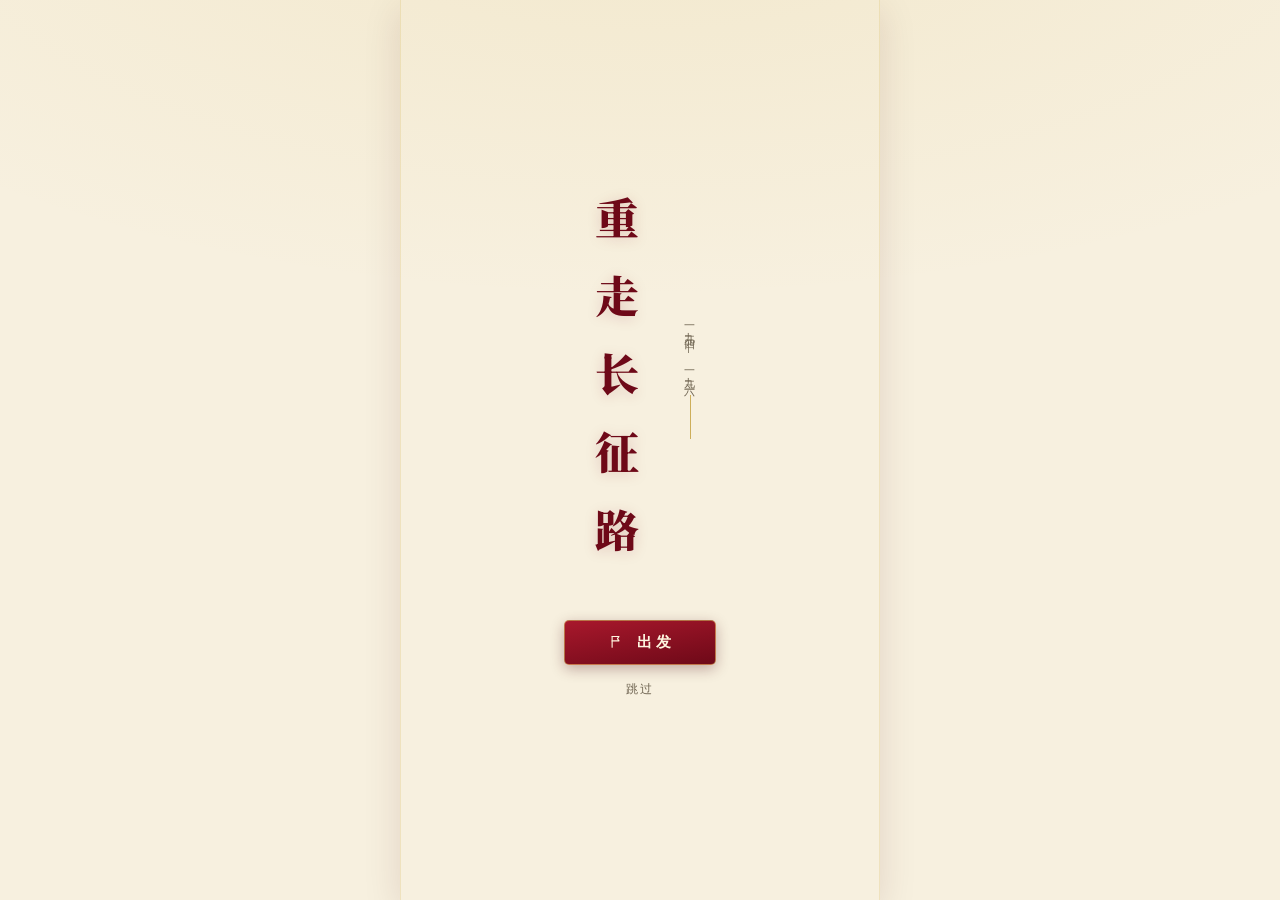
<file: index.html>
﻿<!DOCTYPE html>
<html lang="zh-CN">
<head>
  <meta charset="UTF-8">
  <meta name="viewport" content="width=device-width, initial-scale=1, maximum-scale=1, user-scalable=no, viewport-fit=cover">
  <meta name="theme-color" content="#6E0918">
  <link rel="icon" type="image/svg+xml" href="favicon.svg">
  <meta name="description" content="重走长征路 —— 沿长征路线十一个关键节点虚拟打卡、答题学习，全部通关解锁毕业考试">
  <title>长征 · 重走长征路</title>
  <link rel="stylesheet" href="fonts/noto-serif-sc.css">
  <link rel="stylesheet" href="css/style.css">
</head>
<body>
  <div id="app"></div>

  <!-- 底部 tabBar（三 tab：路线 / 地图 / 我的 + 跨页入口「青春经管」插在「我的」左侧；入口不带 data-tab，router 不会点亮它） -->
  <nav id="tabbar" aria-label="主导航">
    <a class="tab" href="#/" data-tab="home">
      <svg class="ic" viewBox="0 0 24 24" aria-hidden="true"><path d="M5 21V4"/><path d="M5 4h11l-2.5 3.5L16 11H5"/></svg>
      <span class="tab-text">路线</span>
    </a>
    <a class="tab" href="#/map" data-tab="map">
      <svg class="ic" viewBox="0 0 24 24" aria-hidden="true"><path d="M3 19l5-6 4 3 9-9"/><circle cx="12" cy="12" r="1.6"/><path d="M9 20.5l3-1.5 3 1.5"/></svg>
      <span class="tab-text">地图</span>
    </a>
    <!-- 校外/专题入口：指向 competition-timeline 的 index 页（独立页面，非 hash 路由，故无 data-tab） -->
    <a class="tab" href="competition-timeline/index.html">
      <svg class="ic" viewBox="0 0 24 24" aria-hidden="true"><path d="M3 9l9-4.5L21 9l-9 4.5L3 9z"/><path d="M6.5 11v4.2c3.5 2 7.5 2 11 0V11"/><path d="M21 9v5"/></svg>
      <span class="tab-text">青春经管</span>
    </a>
    <a class="tab" href="#/profile" data-tab="profile">
      <svg class="ic" viewBox="0 0 24 24" aria-hidden="true"><circle cx="12" cy="8" r="3.6"/><path d="M4.5 20c1.5-3.6 4.4-5.2 7.5-5.2s6 1.6 7.5 5.2"/></svg><span class="tab-dot" hidden></span>
      <span class="tab-text">我的</span>
    </a>
  </nav>

  <script src="js/config.js"></script>
  <script src="js/format.js"></script>
  <script src="js/progress.js"></script>
  <!-- 答案题库按需加载：仅 mock 模式注入 js/mock/questions.js（后端模式不下发答案） -->
  <script src="js/mock/loader.js"></script>
  <script src="js/mock/nodes.js"></script>
  <script src="js/mock/spirit.js"></script>
  <script src="js/mock/journey.js"></script>
  <script src="js/mock/weather.js"></script>
  <script src="js/map-provinces.js?v=2"></script>
  <script src="js/map-factions.js?v=2"></script>
<script src="js/map-cities.js?v=2"></script>
  <script src="js/api.js"></script>
  <script src="js/ui.js"></script>
  <script src="js/map3d.js?v=57"></script>
  <script src="js/weather.js"></script>
  <script src="js/views/home.js"></script>
  <script src="js/views/node-detail.js"></script>
  <script src="js/views/quiz.js"></script>
  <script src="js/views/map.js"></script>
  <script src="js/views/profile.js"></script>
<script src="js/views/settings.js"></script>
<script src="js/views/messages.js"></script>
  <script src="js/views/login.js"></script>
  <script src="js/views/contest.js"></script>
  <script src="js/views/leaderboard.js"></script>
  <script src="js/views/result.js"></script>
  <script src="js/views/journey.js"></script>
  <script src="js/router.js"></script>
  <script src="js/live-reload.js"></script>
</body>
</html>
</file>
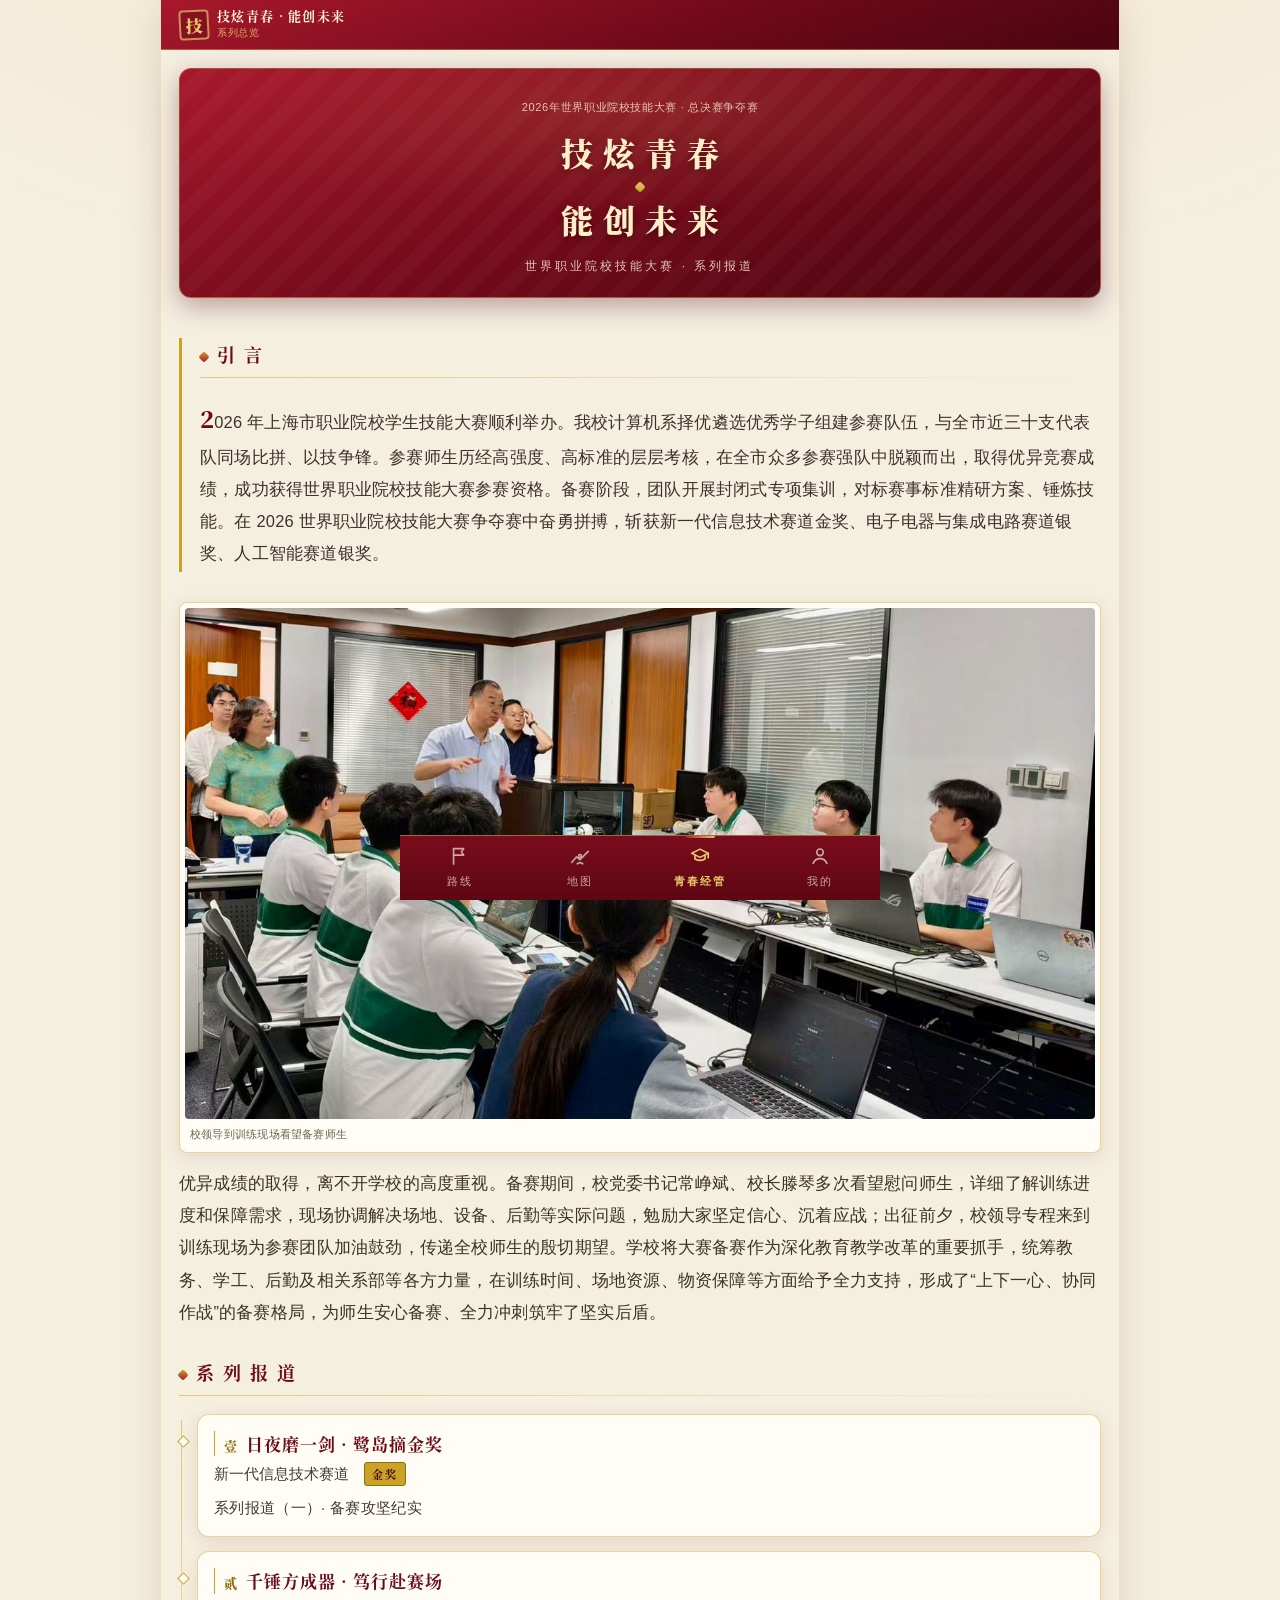
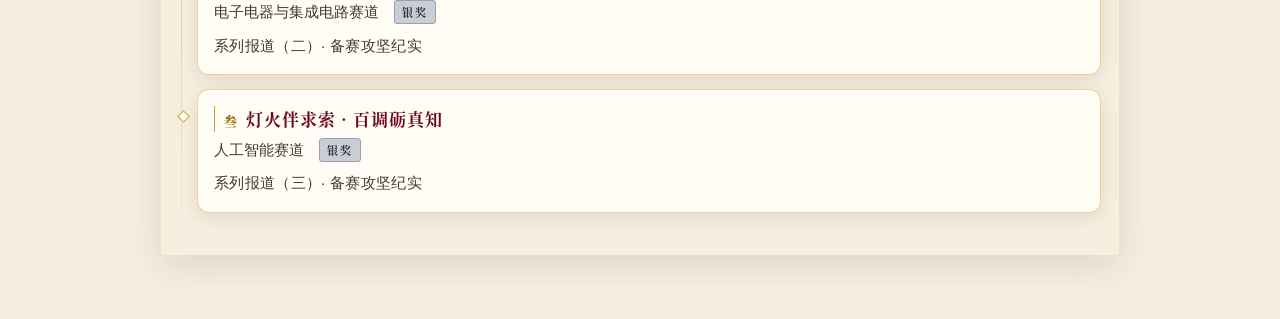
<file: competition-timeline/index.html>
<!DOCTYPE html>
<html lang="zh-CN">
<head>
  <meta charset="UTF-8">
  <meta name="viewport" content="width=device-width, initial-scale=1, viewport-fit=cover">
  <meta name="theme-color" content="#6E0918">
  <meta name="description" content="技炫青春 能创未来 —— 世界职业院校技能大赛系列报道总览：新一代信息技术赛道金奖、电子电器与集成电路赛道银奖、人工智能赛道银奖三篇的时间线入口">
  <title>技炫青春 能创未来 · 系列报道总览（一）（二）（三）</title>
  <link rel="stylesheet" href="fonts/noto-serif-sc.css?v=16">
  <link rel="stylesheet" href="css/style.css">
  <link rel="stylesheet" href="css/index.css">
  <link rel="stylesheet" href="css/tabbar.css">
</head>
<body class="has-tabbar">

<div class="app">

  <!-- ============ 1. 顶部深红 shell ============ -->
  <header class="shell-bar">
    <div class="wrap shell-bar-inner">
      <!-- 品牌条只做标识，不加交互：点击该区域不应触发跳转 -->
      <div class="brand">
        <span class="brand-seal" aria-hidden="true">技</span>
        <span class="brand-text">
          <strong>技炫青春 · 能创未来</strong>
          <em>系列总览</em>
        </span>
      </div>
    </div>
  </header>

  <!-- ============ 2. Hero ============ -->
  <section class="hero" id="top" aria-labelledby="hero-title">
    <div class="hero-glow" aria-hidden="true"></div>
    <div class="wrap hero-inner">
      <p class="hero-eyebrow">2026年世界职业院校技能大赛 · 总决赛争夺赛</p>

      <h1 class="hero-title" id="hero-title">
        <span class="hero-line">技炫青春</span>
        <span class="hero-orn" aria-hidden="true"></span>
        <span class="hero-line">能创未来</span>
      </h1>

      <p class="hero-sub">世界职业院校技能大赛 · 系列报道</p>
    </div>
  </section>

  <main class="page">
    <div class="wrap">

      <!-- ============ 2. 赛事综述（市赛 → 备赛 → 国赛，交代三篇的由来） ============ -->
      <section class="intro" aria-labelledby="intro-title">
        <h2 class="block-title" id="intro-title">引 言</h2>
        <p>2026 年上海市职业院校学生技能大赛顺利举办。我校计算机系择优遴选优秀学子组建参赛队伍，与全市近三十支代表队同场比拼、以技争锋。参赛师生历经高强度、高标准的层层考核，在全市众多参赛强队中脱颖而出，取得优异竞赛成绩，成功获得世界职业院校技能大赛参赛资格。备赛阶段，团队开展封闭式专项集训，对标赛事标准精研方案、锤炼技能。在 2026 世界职业院校技能大赛争夺赛中奋勇拼搏，斩获新一代信息技术赛道金奖、电子电器与集成电路赛道银奖、人工智能赛道银奖。</p>
      </section>

      <!-- 学校重视与保障：独立正文块，位于「系列报道」上方；不设小标题，靠留白分隔 -->
      <div class="copy-block">
        <figure class="figure">
          <img src="assets/img/visit-1.jpg" alt="校领导到训练现场看望备赛师生" width="1280" height="720" loading="lazy">
          <figcaption>校领导到训练现场看望备赛师生</figcaption>
        </figure>
        <p>优异成绩的取得，离不开学校的高度重视。备赛期间，校党委书记常峥斌、校长滕琴多次看望慰问师生，详细了解训练进度和保障需求，现场协调解决场地、设备、后勤等实际问题，勉励大家坚定信心、沉着应战；出征前夕，校领导专程来到训练现场为参赛团队加油鼓劲，传递全校师生的殷切期望。学校将大赛备赛作为深化教育教学改革的重要抓手，统筹教务、学工、后勤及相关系部等各方力量，在训练时间、场地资源、物资保障等方面给予全力支持，形成了“上下一心、协同作战”的备赛格局，为师生安心备赛、全力冲刺筑牢了坚实后盾。</p>
      </div>

      <!-- ============ 3. 三篇系列报道入口 ============ -->
      <section class="series" id="list" aria-labelledby="list-title">
        <h2 class="block-title" id="list-title">系 列 报 道</h2>

        <ol class="steps series-list">
          <li>
            <a class="step series-card" href="series-1.html" id="series-1">
              <h3><span class="step-no" aria-hidden="true">壹</span>日夜磨一剑 · 鹭岛摘金奖</h3>
              <div class="step-body">
                <p>新一代信息技术赛道　<span class="badge badge-passed">金奖</span></p>
                <p class="series-note">系列报道（一）· 备赛攻坚纪实</p>
              </div>
            </a>
          </li>

          <li>
            <a class="step series-card" href="series-2.html" id="series-2">
              <h3><span class="step-no" aria-hidden="true">贰</span>千锤方成器 · 笃行赴赛场</h3>
              <div class="step-body">
                <p>电子电器与集成电路赛道　<span class="badge badge-silver">银奖</span></p>
                <p class="series-note">系列报道（二）· 备赛攻坚纪实</p>
              </div>
            </a>
          </li>

          <li>
            <a class="step series-card" href="series-3.html" id="series-3">
              <h3><span class="step-no" aria-hidden="true">叁</span>灯火伴求索 · 百调砺真知</h3>
              <div class="step-body">
                <p>人工智能赛道　<span class="badge badge-silver">银奖</span></p>
                <p class="series-note">系列报道（三）· 备赛攻坚纪实</p>
              </div>
            </a>
          </li>
        </ol>
      </section>

    </div>
  </main>

</div>

  <!-- 底部四栏导航：与长征主站一致，保证随时能回到主站各栏目 -->
  <nav id="tabbar" aria-label="主导航">
    <a class="tab" href="../index.html#/">
      <svg class="ic" viewBox="0 0 24 24" aria-hidden="true"><path d="M5 21V4"/><path d="M5 4h11l-2.5 3.5L16 11H5"/></svg>
      <span class="tab-text">路线</span>
    </a>
    <a class="tab" href="../index.html#/map">
      <svg class="ic" viewBox="0 0 24 24" aria-hidden="true"><path d="M3 19l5-6 4 3 9-9"/><circle cx="12" cy="12" r="1.6"/><path d="M9 20.5l3-1.5 3 1.5"/></svg>
      <span class="tab-text">地图</span>
    </a>
    <a class="tab tab-active" href="index.html" aria-current="page">
      <svg class="ic" viewBox="0 0 24 24" aria-hidden="true"><path d="M3 9l9-4.5L21 9l-9 4.5L3 9z"/><path d="M6.5 11v4.2c3.5 2 7.5 2 11 0V11"/><path d="M21 9v5"/></svg>
      <span class="tab-text">青春经管</span>
    </a>
    <a class="tab" href="../index.html#/profile">
      <svg class="ic" viewBox="0 0 24 24" aria-hidden="true"><circle cx="12" cy="8" r="3.6"/><path d="M4.5 20c1.5-3.6 4.4-5.2 7.5-5.2s6 1.6 7.5 5.2"/></svg>
      <span class="tab-text">我的</span>
    </a>
  </nav>


  <!-- 1) 保留查询参数（?demo=1 / ?live=1），避免回主站被路由守卫弹到登录页；
        页内返回链同样带 data-keep-search，走同一段改写
       2) 专题站内点「青春经管」一律不跳转：首页与系列页均原地不动 -->
  <script>
  (function () {
    var q = location.search
    var links = document.querySelectorAll('#tabbar a[href*="index.html"], a[data-keep-search]')
    for (var i = 0; i < links.length; i++) {
      var href = links[i].getAttribute('href')
      var parts = href.split('#')
      if (q) links[i].setAttribute('href', parts[0] + q + (parts[1] ? '#' + parts[1] : ''))
    }
    var self = document.querySelector('#tabbar .tab[aria-current="page"]')
    if (!self) return
    self.addEventListener('click', function (e) {
      e.preventDefault()
    })
  })()
  </script>

</body>
</html>
</file>
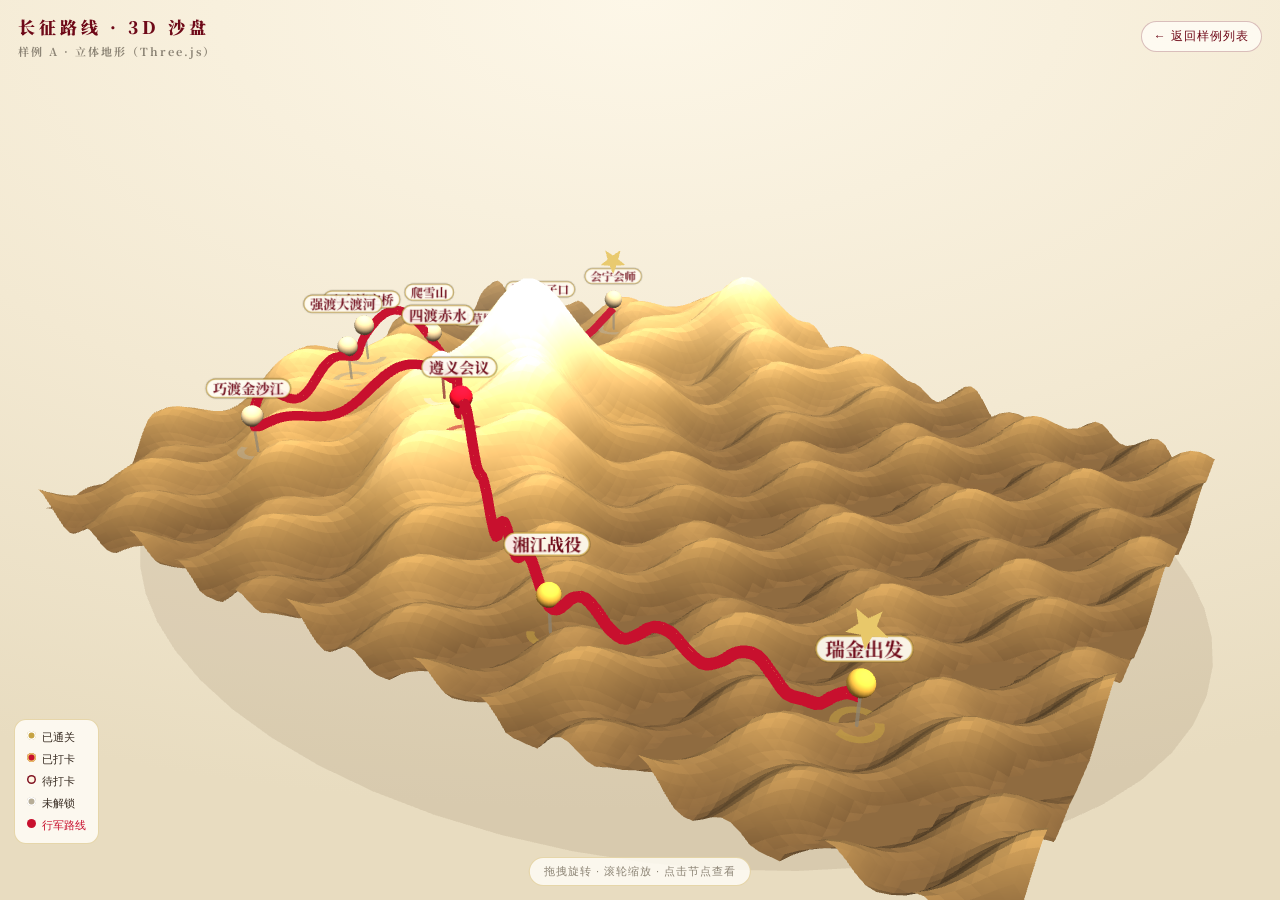
<file: samples/map3d/a-terrain.html>
<!DOCTYPE html>
<html lang="zh-CN">
<head>
<meta charset="UTF-8">
<meta name="viewport" content="width=device-width, initial-scale=1, viewport-fit=cover">
<title>样例 A · 立体地形沙盘</title>
<link rel="stylesheet" href="/fonts/noto-serif-sc.css">
<style>
  :root {
    --red: #C8102E; --red-dark: #6E0918; --gold: #C6A343; --gold-light: #E8C86A;
    --paper: #F7F0DF; --ink: #35291F; --muted: #8C8475;
    --font-title: "Noto Serif SC", "Songti SC", "SimSun", serif;
  }
  * { box-sizing: border-box; margin: 0; padding: 0; }
  html, body { height: 100%; }
  body {
    background: radial-gradient(120% 90% at 50% 0%, #FDF7E8 0%, #F3E9D2 55%, #E8DCC0 100%);
    font-family: -apple-system, "PingFang SC", "Microsoft YaHei", sans-serif;
    color: var(--ink); overflow: hidden;
  }
  #stage { position: fixed; inset: 0; }
  canvas { display: block; }

  .topbar {
    position: fixed; top: 0; left: 0; right: 0; z-index: 5;
    display: flex; align-items: center; justify-content: space-between;
    padding: 14px 18px; pointer-events: none;
  }
  .title { font-family: var(--font-title); font-weight: 900; letter-spacing: 4px; color: var(--red-dark); font-size: 17px; }
  .title small { display: block; font-family: inherit; font-size: 11px; letter-spacing: 2px; color: var(--muted); font-weight: 400; margin-top: 4px; }
  .back {
    pointer-events: auto; text-decoration: none; color: var(--red-dark);
    font-size: 12px; letter-spacing: 1px; border: 1px solid rgba(110,9,24,.25);
    background: rgba(255,253,247,.8); border-radius: 999px; padding: 6px 12px;
  }

  .hint {
    position: fixed; left: 50%; transform: translateX(-50%); bottom: 14px; z-index: 5;
    font-size: 11px; letter-spacing: 1px; color: var(--muted);
    background: rgba(255,253,247,.82); border: 1px solid rgba(198,163,67,.4);
    border-radius: 999px; padding: 6px 14px; white-space: nowrap;
  }

  .legend {
    position: fixed; left: 14px; bottom: 56px; z-index: 5;
    display: flex; flex-direction: column; gap: 7px;
    background: rgba(255,253,247,.86); border: 1px solid rgba(198,163,67,.4);
    border-radius: 12px; padding: 10px 12px; font-size: 11px; color: var(--ink);
  }
  .legend i { display: inline-block; width: 9px; height: 9px; border-radius: 50%; margin-right: 6px; vertical-align: 1px; }

  .info {
    position: fixed; right: 14px; bottom: 56px; z-index: 6; width: 232px;
    background: rgba(255,252,245,.95); border: 1px solid rgba(198,163,67,.55);
    border-radius: 14px; padding: 14px; display: none;
    box-shadow: 0 14px 34px rgba(90, 62, 20, .18);
  }
  .info.on { display: block; animation: pop .22s ease-out; }
  @keyframes pop { from { opacity: 0; transform: translateY(8px); } }
  .info-head { display: flex; align-items: baseline; gap: 8px; }
  .info-order {
    font-family: var(--font-title); font-size: 19px; font-weight: 900; color: var(--gold);
    border-bottom: 2px solid var(--gold); padding: 0 2px 1px;
  }
  .info-name { font-family: var(--font-title); font-size: 16px; font-weight: 900; letter-spacing: 2px; color: var(--red-dark); }
  .info-meta { font-size: 11px; color: var(--muted); margin-top: 6px; letter-spacing: .5px; }
  .info-state {
    display: inline-block; margin-top: 10px; font-size: 10px; letter-spacing: 1px;
    border-radius: 999px; padding: 3px 10px; color: #FFF4DC; background: var(--red);
  }
</style>
</head>
<body>
<div id="stage"></div>

<div class="topbar">
  <div class="title">长征路线 · 3D 沙盘<small>样例 A · 立体地形（Three.js）</small></div>
  <a class="back" href="./index.html">← 返回样例列表</a>
</div>

<div class="legend" id="legend"></div>
<div class="info" id="info"></div>
<div class="hint">拖拽旋转 · 滚轮缩放 · 点击节点查看</div>

<script src="./data.js"></script>
<script src="./vendor/three.min.js"></script>
<script>
(function () {
  const nodes = window.CZ3D.nodes
  const STYLE = window.CZ3D.style
  const STATE_TEXT = window.CZ3D.stateText

  /* ---------- 经纬度 → 世界坐标 ---------- */
  const K = 4.2                 // 每经/纬度对应的世界单位
  const LNG0 = 109.13, LAT0 = 30.6
  const toX = lng => (lng - LNG0) * K
  const toZ = lat => -(lat - LAT0) * K     // 北 = -Z

  /* ---------- 合成地形高度（示意，不是真实 DEM） ---------- */
  function height(x, z) {
    const ridgeSnow = 13.5 * Math.exp(-Math.pow((x + 12) / 8, 2)) * Math.exp(-Math.pow((z + 1) / 11, 2))  // 夹金山—岷山
    const ridgeYunnan = 5.0 * Math.exp(-Math.pow((x + 10) / 13, 2)) * Math.exp(-Math.pow((z - 13) / 9, 2))  // 云贵高原
    const ridgeLoess = 8.0 * Math.exp(-Math.pow((x + 5) / 14, 2)) * Math.exp(-Math.pow((z + 25) / 8, 2))    // 黄土高原
    const ridgeWest = 6.0 * Math.exp(-Math.pow((x + 30) / 8, 2)) * Math.exp(-Math.pow((z - 4) / 14, 2))     // 横断山余脉
    const noise = 2.2 * Math.sin(x * 0.42) * Math.cos(z * 0.37) + 1.1 * Math.sin(x * 1.05 + z * 0.8)
    return Math.max(0.4, ridgeSnow + ridgeYunnan + ridgeLoess + ridgeWest + noise + 1.6)
  }

  /* ---------- 场景 ---------- */
  const stage = document.getElementById('stage')
  const scene = new THREE.Scene()
  scene.fog = new THREE.Fog(0xF3E9D2, 88, 165)

  const camera = new THREE.PerspectiveCamera(42, innerWidth / innerHeight, 0.1, 600)
  const renderer = new THREE.WebGLRenderer({ antialias: true, alpha: true })
  renderer.setPixelRatio(Math.min(devicePixelRatio, 2))
  renderer.setSize(innerWidth, innerHeight)
  stage.appendChild(renderer.domElement)

  scene.add(new THREE.HemisphereLight(0xFFF6E2, 0x4A3B2A, 1.05))
  const sun = new THREE.DirectionalLight(0xFFE9B8, 0.95)
  sun.position.set(46, 74, 26)
  scene.add(sun)

  /* ---------- 地形网格 ---------- */
  const SEG_X = 132, SEG_Z = 104
  const SIZE_X = 84, SIZE_Z = 62
  const geo = new THREE.PlaneGeometry(SIZE_X, SIZE_Z, SEG_X, SEG_Z)
  geo.rotateX(-Math.PI / 2)

  const pos = geo.attributes.position
  const colors = []
  const cLow = new THREE.Color('#4B3B29')
  const cMid = new THREE.Color('#7E6844')
  const cHigh = new THREE.Color('#B39C72')
  const cSnow = new THREE.Color('#EFE6D2')
  const tmp = new THREE.Color()

  for (let i = 0; i < pos.count; i++) {
    const x = pos.getX(i), z = pos.getZ(i)
    const h = height(x, z)
    pos.setY(i, h)
    const t = Math.min(1, h / 15)
    if (t < 0.38) tmp.copy(cLow).lerp(cMid, t / 0.38)
    else if (t < 0.68) tmp.copy(cMid).lerp(cHigh, (t - 0.38) / 0.30)
    else tmp.copy(cHigh).lerp(cSnow, (t - 0.68) / 0.32)
    colors.push(tmp.r, tmp.g, tmp.b)
  }
  geo.setAttribute('color', new THREE.Float32BufferAttribute(colors, 3))
  geo.computeVertexNormals()

  const terrain = new THREE.Mesh(geo, new THREE.MeshLambertMaterial({
    vertexColors: true, flatShading: true
  }))
  scene.add(terrain)

  // 地形底下的投影（替代厚底座，避免出现明显白边）
  const shadow = new THREE.Mesh(
    new THREE.CircleGeometry(1, 64),
    new THREE.MeshBasicMaterial({ color: 0x8A7350, transparent: true, opacity: 0.16 })
  )
  shadow.rotation.x = -Math.PI / 2
  shadow.position.y = -1.2
  shadow.scale.set(SIZE_X * 0.56, SIZE_Z * 0.62, 1)
  scene.add(shadow)

  /* ---------- 行军路线（贴地形起伏的管道） ---------- */
  const pts = nodes.map(n => new THREE.Vector3(toX(n.lng), 0, toZ(n.lat)))
  const curve = new THREE.CatmullRomCurve3(pts, false, 'catmullrom', 0.35)
  const samples = curve.getPoints(220)
  const routePts = samples.map(p => {
    const y = height(p.x, p.z) + 2.4
    return new THREE.Vector3(p.x, y, p.z)
  })
  const routeCurve = new THREE.CatmullRomCurve3(routePts)
  const routeGeo = new THREE.TubeGeometry(routeCurve, 320, 0.42, 8, false)
  scene.add(new THREE.Mesh(routeGeo, new THREE.MeshBasicMaterial({ color: 0xC8102E })))

  // 金色描边（稍细、稍微抬高，形成双线质感）
  const routeGeo2 = new THREE.TubeGeometry(routeCurve, 320, 0.18, 6, false)
  const gold = new THREE.Mesh(routeGeo2, new THREE.MeshBasicMaterial({ color: 0xE8C86A }))
  gold.position.y = 0.16
  scene.add(gold)

  /* ---------- 节点：地面投影 + 立柱 + 球体 + 文字牌 ---------- */
  const hitTargets = []

  function labelSprite(text, sub) {
    const pad = 16, W = 256, H = 96
    const cv = document.createElement('canvas')
    cv.width = W; cv.height = H
    const ctx = cv.getContext('2d')
    ctx.clearRect(0, 0, W, H)
    ctx.font = '700 34px "Noto Serif SC", serif'
    ctx.textAlign = 'center'; ctx.textBaseline = 'middle'
    ctx.fillStyle = 'rgba(255,252,244,0.92)'
    ctx.strokeStyle = 'rgba(198,163,67,0.85)'
    ctx.lineWidth = 3
    const w = Math.min(W - 8, ctx.measureText(text).width + pad * 2)
    ctx.beginPath()
    ctx.roundRect((W - w) / 2, 16, w, 44, 22)
    ctx.fill(); ctx.stroke()
    ctx.fillStyle = '#6E0918'
    ctx.fillText(text, W / 2, 39)
    if (sub) {
      ctx.font = '400 20px "Noto Serif SC", serif'
      ctx.fillStyle = 'rgba(90,74,54,0.78)'
      ctx.fillText(sub, W / 2, 74)
    }
    const tex = new THREE.CanvasTexture(cv)
    tex.anisotropy = 4
    const sp = new THREE.Sprite(new THREE.SpriteMaterial({ map: tex, transparent: true, depthWrite: false }))
    sp.scale.set(9, 3.4, 1)
    return sp
  }

  nodes.forEach((n, i) => {
    const st = STYLE[n.state]
    const x = toX(n.lng), z = toZ(n.lat)
    const h = height(x, z)

    // 地面光圈
    const ring = new THREE.Mesh(
      new THREE.RingGeometry(1.15, 1.75, 32),
      new THREE.MeshBasicMaterial({ color: st.fill, transparent: true, opacity: 0.55, side: THREE.DoubleSide })
    )
    ring.rotation.x = -Math.PI / 2
    ring.position.set(x, h + 0.12, z)
    scene.add(ring)

    // 立柱
    const pillarH = 3.2
    const pillar = new THREE.Mesh(
      new THREE.CylinderGeometry(0.12, 0.12, pillarH, 6),
      new THREE.MeshBasicMaterial({ color: st.stroke === '#FFFFFF' ? '#8C8475' : st.stroke, transparent: true, opacity: 0.7 })
    )
    pillar.position.set(x, h + pillarH / 2, z)
    scene.add(pillar)

    // 球体
    const ball = new THREE.Mesh(
      new THREE.SphereGeometry(0.92, 20, 16),
      new THREE.MeshLambertMaterial({ color: new THREE.Color(st.fill) })
    )
    ball.position.set(x, h + pillarH + 0.2, z)
    ball.userData = { index: i, node: n }
    scene.add(ball)
    hitTargets.push(ball)

    // 序号（球体上的数字用 sprite 叠加，避免额外字体几何）
    const num = labelSprite(String(n.order), null)
    num.scale.set(2.4, 0.9, 1)
    num.position.set(x, h + pillarH + 0.2, z)
    num.center.set(0.5, 0.5)
    scene.add(num)

    // 名称牌（悬在球体上方，奇偶错开高度避免互相压字）
    const name = labelSprite(n.name, null)
    name.position.set(x, h + pillarH + (i % 2 === 0 ? 2.4 : 4.0), z)
    scene.add(name)
  })

  // 起终点五角星（顶部漂浮）
  function star(x, y, z) {
    const shape = new THREE.Shape()
    const R = 1.35, r = 0.58
    for (let i = 0; i < 10; i++) {
      const ang = -Math.PI / 2 + i * Math.PI / 5
      const rad = i % 2 === 0 ? R : r
      const px = Math.cos(ang) * rad, py = Math.sin(ang) * rad
      i === 0 ? shape.moveTo(px, py) : shape.lineTo(px, py)
    }
    shape.closePath()
    const g = new THREE.ShapeGeometry(shape)
    const m = new THREE.Mesh(g, new THREE.MeshBasicMaterial({ color: 0xE8C86A, side: THREE.DoubleSide }))
    m.position.set(x, y, z)
    m.userData.billboard = true
    scene.add(m)
    return m
  }
  const first = nodes[0], last = nodes[nodes.length - 1]
  const stars = [
    star(toX(first.lng), height(toX(first.lng), toZ(first.lat)) + 7.6, toZ(first.lat)),
    star(toX(last.lng), height(toX(last.lng), toZ(last.lat)) + 7.6, toZ(last.lat))
  ]

  /* ---------- 相机轨道（手写，免 OrbitControls 依赖） ---------- */
  let yaw = 0.55, pitch = 0.52, userZoom = 1
  // 按视口宽高比自动取景：窄屏时拉远，保证横向路线不出画
  function baseDist() {
    const aspect = innerWidth / innerHeight
    const vFov = camera.fov * Math.PI / 180
    const hFov = 2 * Math.atan(Math.tan(vFov / 2) * aspect)
    const needH = 42 / Math.tan(hFov / 2)          // 横向留出标签空间
    return Math.min(260, Math.max(104, needH))
  }
  function updateCamera() {
    const dist = baseDist() * userZoom
    const cy = Math.sin(pitch) * dist
    const cr = Math.cos(pitch) * dist
    camera.position.set(Math.sin(yaw) * cr, cy, Math.cos(yaw) * cr)
    camera.lookAt(0, 5, 0)
    // 雾随视距自适应，避免拉远后整片发白
    scene.fog.near = dist * 0.95
    scene.fog.far = dist * 2.6
  }
  updateCamera()

  let dragging = false, moved = 0, lastX = 0, lastY = 0, autoRotate = true
  const dom = renderer.domElement
  dom.addEventListener('pointerdown', e => {
    dragging = true; moved = 0; lastX = e.clientX; lastY = e.clientY
    dom.setPointerCapture(e.pointerId)
  })
  dom.addEventListener('pointermove', e => {
    if (!dragging) return
    const dx = e.clientX - lastX, dy = e.clientY - lastY
    moved += Math.abs(dx) + Math.abs(dy)
    lastX = e.clientX; lastY = e.clientY
    yaw -= dx * 0.005
    pitch = Math.max(0.22, Math.min(1.18, pitch + dy * 0.004))
    autoRotate = false
    updateCamera()
  })
  dom.addEventListener('pointerup', e => {
    dragging = false
    if (moved < 6) pick(e)
  })
  dom.addEventListener('wheel', e => {
    e.preventDefault()
    userZoom = Math.max(0.55, Math.min(1.9, userZoom * (1 + e.deltaY * 0.0012)))
    updateCamera()
  }, { passive: false })

  /* ---------- 点击拾取 ---------- */
  const ray = new THREE.Raycaster()
  const ndc = new THREE.Vector2()
  const info = document.getElementById('info')

  function pick(e) {
    ndc.x = (e.clientX / innerWidth) * 2 - 1
    ndc.y = -(e.clientY / innerHeight) * 2 + 1
    ray.setFromCamera(ndc, camera)
    const hit = ray.intersectObjects(hitTargets, false)[0]
    if (!hit) { info.classList.remove('on'); return }
    showInfo(hit.object.userData)
  }

  function showInfo(data) {
    const n = data.node
    const st = STYLE[n.state]
    info.innerHTML =
      '<div class="info-head"><span class="info-order">' + n.order + '</span>' +
        '<span class="info-name">' + n.name + '</span></div>' +
      '<div class="info-meta">' + n.date + ' · ' + n.place + '</div>' +
      '<span class="info-state" style="background:' + (n.state === 'open' ? '#6E0918' : st.fill) + ';color:' + (n.state === 'open' ? '#FFF4DC' : st.label) + '">' +
        STATE_TEXT[n.state] + '</span>'
    info.classList.add('on')
  }

  /* ---------- 图例 ---------- */
  document.getElementById('legend').innerHTML = ['quizPassed', 'checkedIn', 'open', 'locked'].map(k =>
    '<span><i style="background:' + STYLE[k].fill + ';box-shadow:0 0 0 1.5px ' + STYLE[k].stroke + ' inset"></i>' + STATE_TEXT[k] + '</span>'
  ).join('') + '<span style="color:#C8102E"><i style="background:#C8102E"></i>行军路线</span>'

  /* ---------- 渲染循环 ---------- */
  addEventListener('resize', () => {
    camera.aspect = innerWidth / innerHeight
    camera.updateProjectionMatrix()
    renderer.setSize(innerWidth, innerHeight)
    updateCamera()
  })

  const clock = new THREE.Clock()
  function animate() {
    requestAnimationFrame(animate)
    const t = clock.getElapsedTime()
    if (autoRotate) {
      yaw += 0.0009
      updateCamera()
    }
    // 星标始终面向相机 + 轻微浮动
    stars.forEach((s, i) => {
      s.lookAt(camera.position)
      s.position.y += Math.sin(t * 1.2 + i) * 0.004
    })
    renderer.render(scene, camera)
  }
  animate()
})()
</script>
</body>
</html>
</file>
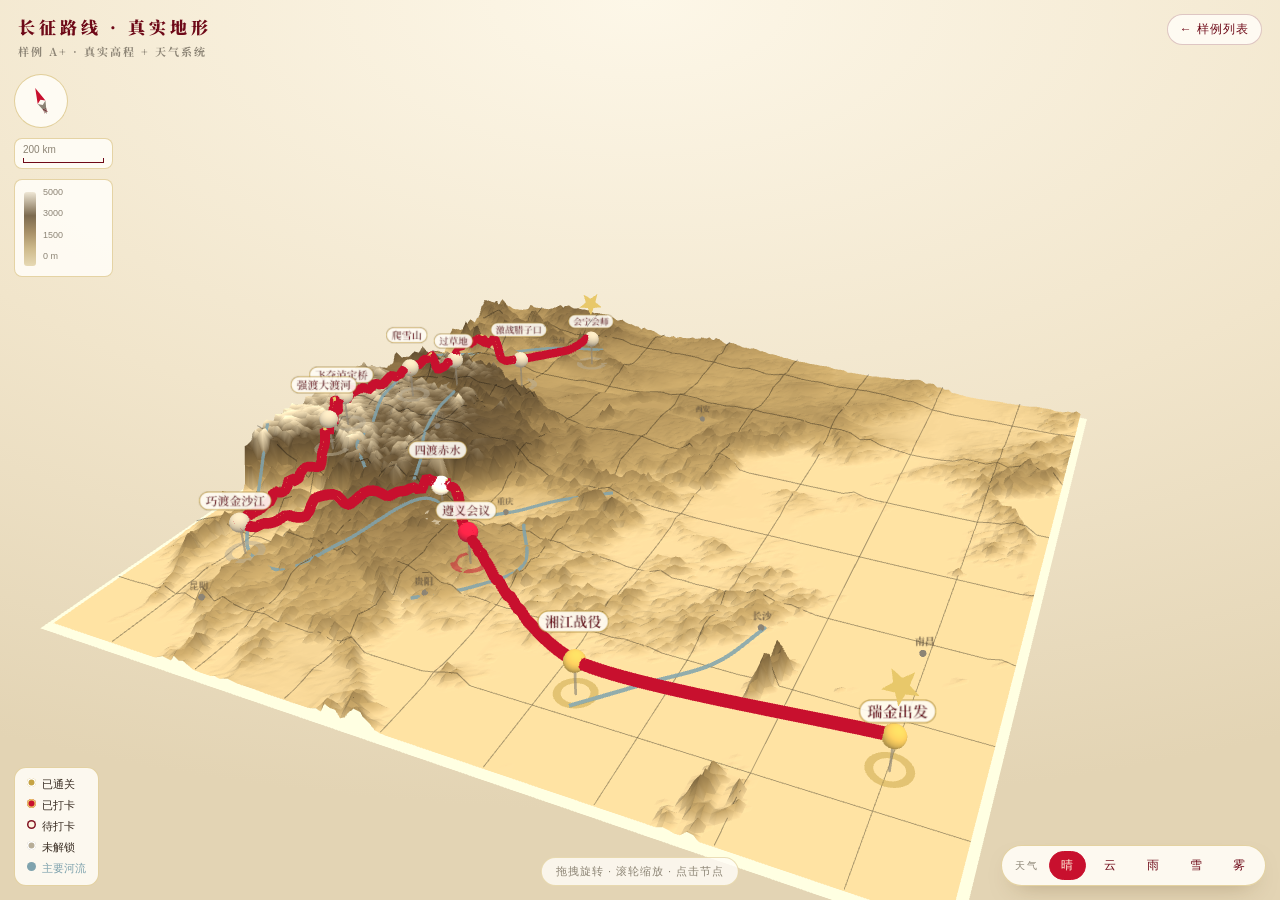
<file: samples/map3d/a2-terrain.html>
<!DOCTYPE html>
<html lang="zh-CN">
<head>
<meta charset="UTF-8">
<meta name="viewport" content="width=device-width, initial-scale=1, viewport-fit=cover">
<title>样例 A+ · 真实地形 + 天气</title>
<link rel="stylesheet" href="/fonts/noto-serif-sc.css">
<style>
  :root {
    --red: #C8102E; --red-dark: #6E0918; --gold: #C6A343; --gold-light: #E8C86A;
    --paper: #F7F0DF; --ink: #35291F; --muted: #8C8475;
    --font-title: "Noto Serif SC", "Songti SC", "SimSun", serif;
  }
  * { box-sizing: border-box; margin: 0; padding: 0; }
  html, body { height: 100%; }
  body {
    background: radial-gradient(120% 90% at 50% 0%, #FDF7E8 0%, #F1E5CB 55%, #E3D4B4 100%);
    font-family: -apple-system, "PingFang SC", "Microsoft YaHei", sans-serif;
    color: var(--ink); overflow: hidden; transition: background .8s ease;
  }
  /* 天气影响天光（只改氛围，不挡内容） */
  body.w-rain  { background: radial-gradient(120% 90% at 50% 0%, #E8E6DE 0%, #D6D5CC 55%, #C3C2B8 100%); }
  body.w-snow  { background: radial-gradient(120% 90% at 50% 0%, #FBFBF7 0%, #ECEEE9 55%, #DEE1DA 100%); }
  body.w-fog   { background: radial-gradient(120% 90% at 50% 0%, #F2EEE2 0%, #E3DFD2 60%, #D5D1C4 100%); }
  body.w-cloud { background: radial-gradient(120% 90% at 50% 0%, #F6F1E1 0%, #E9E2CE 55%, #DCD4BE 100%); }

  #stage { position: fixed; inset: 0; }
  canvas { display: block; }

  .topbar {
    position: fixed; top: 0; left: 0; right: 0; z-index: 6;
    display: flex; align-items: flex-start; justify-content: space-between;
    padding: 14px 18px; pointer-events: none;
  }
  .title { font-family: var(--font-title); font-weight: 900; letter-spacing: 4px; color: var(--red-dark); font-size: 17px; }
  .title small { display: block; font-size: 11px; letter-spacing: 2px; color: var(--muted); font-weight: 400; margin-top: 4px; }
  .top-right { display: flex; gap: 8px; pointer-events: auto; }
  .pill {
    text-decoration: none; font-size: 12px; letter-spacing: 1px; cursor: pointer;
    color: var(--red-dark); border: 1px solid rgba(110,9,24,.22); background: rgba(255,253,247,.86);
    border-radius: 999px; padding: 6px 12px; font-family: inherit;
  }

  /* ---------- 天气工具条（右下，不与地图交互冲突） ---------- */
  .weather {
    position: fixed; right: 14px; bottom: 14px; z-index: 7;
    display: flex; align-items: center; gap: 6px;
    background: rgba(255,253,247,.9); border: 1px solid rgba(198,163,67,.45);
    border-radius: 999px; padding: 5px 7px;
    box-shadow: 0 10px 24px -14px rgba(90,62,20,.5);
  }
  .weather .lbl { font-size: 10px; letter-spacing: 2px; color: var(--muted); padding: 0 4px 0 6px; }
  .wbtn {
    font-family: inherit; font-size: 12px; letter-spacing: 1px; cursor: pointer;
    border: 1px solid transparent; background: transparent; color: var(--red-dark);
    border-radius: 999px; padding: 5px 11px;
  }
  .wbtn:hover { background: rgba(200,16,46,.07); }
  .wbtn.on { background: var(--red); color: #FFF4DC; border-color: var(--red); }

  /* ---------- 地图仪表：指北针 / 比例尺 / 海拔色带 ---------- */
  .hud { position: fixed; left: 14px; top: 74px; z-index: 6; display: flex; flex-direction: column; gap: 10px; pointer-events: none; }
  .compass {
    width: 54px; height: 54px; border-radius: 50%;
    background: rgba(255,253,247,.88); border: 1px solid rgba(198,163,67,.5);
    display: grid; place-items: center; position: relative;
  }
  .compass svg { width: 34px; height: 34px; transition: transform .1s linear; }
  .scale {
    background: rgba(255,253,247,.88); border: 1px solid rgba(198,163,67,.45);
    border-radius: 8px; padding: 5px 8px; font-size: 10px; color: var(--muted);
  }
  .scale-bar { height: 5px; border: 1px solid var(--red-dark); border-top: none; margin-top: 3px; }
  .elev {
    background: rgba(255,253,247,.88); border: 1px solid rgba(198,163,67,.45);
    border-radius: 8px; padding: 7px 9px; font-size: 10px; color: var(--muted);
  }
  .elev-bar { width: 12px; height: 74px; border-radius: 3px; margin: 5px 0 3px;
    background: linear-gradient(180deg, #EFE7D5 0%, #7C6A4E 32%, #A89168 55%, #CDB98A 76%, #E7D9B4 100%); }
  .elev-row { display: flex; gap: 7px; align-items: flex-start; }
  .elev-ticks { display: flex; flex-direction: column; justify-content: space-between; height: 74px; font-size: 9px; }

  .legend {
    position: fixed; left: 14px; bottom: 14px; z-index: 6;
    display: flex; flex-direction: column; gap: 6px;
    background: rgba(255,253,247,.88); border: 1px solid rgba(198,163,67,.45);
    border-radius: 12px; padding: 9px 12px; font-size: 11px;
  }
  .legend i { display: inline-block; width: 9px; height: 9px; border-radius: 50%; margin-right: 6px; vertical-align: 1px; }

  .info {
    position: fixed; right: 14px; bottom: 62px; z-index: 8; width: 234px;
    background: rgba(255,252,245,.96); border: 1px solid rgba(198,163,67,.55);
    border-radius: 14px; padding: 13px 14px; display: none;
    box-shadow: 0 16px 36px rgba(90,62,20,.2);
  }
  .info.on { display: block; animation: pop .22s ease-out; }
  @keyframes pop { from { opacity: 0; transform: translateY(8px); } }
  .info-order { font-family: var(--font-title); font-size: 18px; font-weight: 900; color: var(--gold); margin-right: 8px; }
  .info-name { font-family: var(--font-title); font-size: 15px; font-weight: 900; color: var(--red-dark); letter-spacing: 2px; }
  .info-meta { font-size: 11px; color: var(--muted); margin-top: 6px; }
  .info-extra { font-size: 11px; color: var(--muted); margin-top: 4px; }
  .info-state { display: inline-block; margin-top: 9px; font-size: 10px; letter-spacing: 1px; border-radius: 999px; padding: 3px 10px; }

  .hint {
    position: fixed; left: 50%; transform: translateX(-50%); bottom: 14px; z-index: 6;
    font-size: 11px; letter-spacing: 1px; color: var(--muted);
    background: rgba(255,253,247,.82); border: 1px solid rgba(198,163,67,.35);
    border-radius: 999px; padding: 6px 14px; white-space: nowrap;
  }
  .loading {
    position: fixed; inset: 0; z-index: 20; display: grid; place-items: center;
    background: #F7F0DF; font-size: 13px; letter-spacing: 2px; color: var(--muted);
    transition: opacity .5s;
  }
  .loading.off { opacity: 0; pointer-events: none; }

  @media (max-width: 560px) {
    .hud { top: 68px; }
    .compass { width: 44px; height: 44px; }
    .compass svg { width: 27px; height: 27px; }
    .elev { display: none; }
    .hint { display: none; }
    .title { font-size: 15px; letter-spacing: 2px; }
    .title small { display: none; }
    .pill { font-size: 11px; padding: 5px 9px; }
    .weather { right: 10px; bottom: 10px; gap: 2px; padding: 4px 5px; }
    .weather .lbl { display: none; }
    .wbtn { padding: 5px 8px; font-size: 11.5px; letter-spacing: 0; }
    .legend { font-size: 10px; padding: 7px 9px; }
    .info { width: 200px; right: 10px; bottom: 56px; }
  }
</style>
</head>
<body class="w-clear">

<div id="stage"></div>
<div class="loading" id="loading">正在加载地形数据…</div>

<div class="topbar">
  <div class="title">长征路线 · 真实地形<small>样例 A+ · 真实高程 + 天气系统</small></div>
  <div class="top-right">
    <a class="pill" href="./index.html">← 样例列表</a>
  </div>
</div>

<div class="hud">
  <div class="compass" title="指北针">
    <svg viewBox="0 0 24 24" id="compassNeedle">
      <path d="M12 2 L15 13 L12 11 L9 13 Z" fill="#C8102E"/>
      <path d="M12 22 L15 13 L12 15 L9 13 Z" fill="#8C8475"/>
      <text x="12" y="21" font-size="4.5" text-anchor="middle" fill="#6E0918" font-family="serif">N</text>
    </svg>
  </div>
  <div class="scale" id="scaleBox">
    <div id="scaleLabel">— km</div>
    <div class="scale-bar" id="scaleBar" style="width:60px"></div>
  </div>
  <div class="elev">
    <div class="elev-row">
      <div class="elev-bar"></div>
      <div class="elev-ticks">
        <span>5000</span><span>3000</span><span>1500</span><span>0 m</span>
      </div>
    </div>
  </div>
</div>

<div class="legend" id="legend"></div>
<div class="info" id="info"></div>

<div class="weather" id="weatherBar">
  <span class="lbl">天气</span>
  <button class="wbtn on" data-w="clear">晴</button>
  <button class="wbtn" data-w="cloud">云</button>
  <button class="wbtn" data-w="rain">雨</button>
  <button class="wbtn" data-w="snow">雪</button>
  <button class="wbtn" data-w="fog">雾</button>
</div>

<div class="hint">拖拽旋转 · 滚轮缩放 · 点击节点</div>

<script src="./data.js"></script>
<script src="./vendor/three.min.js"></script>
<script>
(function () {
  const NODES = window.CZ3D.nodes
  const STYLE = window.CZ3D.style
  const STATE_TEXT = window.CZ3D.stateText

  /* ================= 地理参数（与 assets/heightmap.json 一致） ================= */
  const DEM = { lngMin: 100.5, lngMax: 117.5, latMin: 23.5, latMax: 38.0, elevMin: 10.5, elevMax: 4486.7, w: 480, h: 478 }
  const K = 4.2                       // 每经度世界单位
  const R2D = 180 / Math.PI
  const mercY = lat => Math.log(Math.tan(Math.PI / 4 + lat * Math.PI / 360))
  const invMerc = y => (2 * Math.atan(Math.exp(y)) - Math.PI / 2) * R2D
  const Y_MIN = mercY(DEM.latMin), Y_MAX = mercY(DEM.latMax)
  const LAT_C = invMerc((Y_MIN + Y_MAX) / 2)
  const LNG_C = (DEM.lngMin + DEM.lngMax) / 2
  const SIZE_X = (DEM.lngMax - DEM.lngMin) * K
  const SIZE_Z = (Y_MAX - Y_MIN) * R2D * K
  const ELEV_SCALE = 6.4 / 4500       // 米 → 世界单位（垂直夸张克制，避免遮住路线）

  const worldX = lng => (lng - LNG_C) * K
  const worldZ = lat => -(mercY(lat) - mercY(LAT_C)) * R2D * K

  /* ================= 高程采样 ================= */
  let H = null                        // Float32Array 0..1
  function hAt(u, v) {
    if (!H) return 0
    const x = Math.min(DEM.w - 1.001, Math.max(0, u * (DEM.w - 1)))
    const y = Math.min(DEM.h - 1.001, Math.max(0, v * (DEM.h - 1)))
    const x0 = Math.floor(x), y0 = Math.floor(y)
    const fx = x - x0, fy = y - y0
    const i0 = y0 * DEM.w + x0, i1 = i0 + 1, i2 = i0 + DEM.w, i3 = i2 + 1
    const a = H[i0] * (1 - fx) + H[i1] * fx
    const b = H[i2] * (1 - fx) + H[i3] * fx
    return (a * (1 - fy) + b * fy)
  }
  // 世界坐标 → 高程（世界单位）
  const uvX = x => x / SIZE_X + 0.5
  const uvZ = z => z / SIZE_Z + 0.5
  function groundY(x, z) { return hAt(uvX(x), uvZ(z)) * 4500 * ELEV_SCALE }
  function elevMeters(lng, lat) {
    const u = (lng - DEM.lngMin) / (DEM.lngMax - DEM.lngMin)
    const v = (Y_MAX - mercY(lat)) / (Y_MAX - Y_MIN)
    return hAt(u, v) * (DEM.elevMax - DEM.elevMin) + DEM.elevMin
  }

  /* ================= 场景基础 ================= */
  const scene = new THREE.Scene()
  const camera = new THREE.PerspectiveCamera(42, innerWidth / innerHeight, 0.1, 900)
  const renderer = new THREE.WebGLRenderer({ antialias: true, alpha: true })
  renderer.setPixelRatio(Math.min(devicePixelRatio, 2))
  renderer.setSize(innerWidth, innerHeight)
  renderer.outputEncoding = THREE.sRGBEncoding   // 否则颜色整体发白
  document.getElementById('stage').appendChild(renderer.domElement)

  const hemi = new THREE.HemisphereLight(0xFFF6E2, 0x2E2418, 0.45)
  scene.add(hemi)
  const sun = new THREE.DirectionalLight(0xFFE9B8, 0.42)
  sun.position.set(46, 78, 30)
  scene.add(sun)
  scene.add(new THREE.AmbientLight(0xFFF3DC, 0.12))
  scene.fog = new THREE.Fog(0xF1E5CB, 150, 300)

  /* ================= 材质与配色 ================= */
  const COL = {
    plain: new THREE.Color('#C7B389'),
    hill: new THREE.Color('#A18A5C'),
    mid: new THREE.Color('#76623F'),
    high: new THREE.Color('#4F412C'),
    snow: new THREE.Color('#E4DAC2')
  }

  function elevColor(t) {
    const c = new THREE.Color()
    if (t < 0.12) c.copy(COL.plain).lerp(COL.hill, t / 0.12)
    else if (t < 0.38) c.copy(COL.hill).lerp(COL.mid, (t - 0.12) / 0.26)
    else if (t < 0.7) c.copy(COL.mid).lerp(COL.high, (t - 0.38) / 0.32)
    else c.copy(COL.high).lerp(COL.snow, Math.min(1, (t - 0.7) / 0.2))
    return c
  }

  // sRGB 输出下，材质色与顶点色需要转线性，颜色才不偏白
  function toLinearColors() {
    scene.traverse(o => {
      if (!o.material) return
      const mats = Array.isArray(o.material) ? o.material : [o.material]
      mats.forEach(m => { if (m.color) m.color.convertSRGBToLinear() })
    })
  }

  /* ================= 地形网格 ================= */
  let terrain = null
  const SEG = 168
  function buildTerrain() {
    const geo = new THREE.PlaneGeometry(SIZE_X, SIZE_Z, SEG, SEG)
    geo.rotateX(-Math.PI / 2)
    const pos = geo.attributes.position
    const colors = new Float32Array(pos.count * 3)
    const tmp = new THREE.Color()
    for (let i = 0; i < pos.count; i++) {
      const x = pos.getX(i), z = pos.getZ(i)
      const t = hAt(uvX(x), uvZ(z))          // 0..1
      pos.setY(i, t * 4500 * ELEV_SCALE)
      tmp.copy(elevColor(t)).convertSRGBToLinear()
      colors[i * 3] = tmp.r; colors[i * 3 + 1] = tmp.g; colors[i * 3 + 2] = tmp.b
    }
    geo.setAttribute('color', new THREE.BufferAttribute(colors, 3))
    geo.computeVertexNormals()
    terrain = new THREE.Mesh(geo, new THREE.MeshLambertMaterial({ vertexColors: true, flatShading: true }))
    scene.add(terrain)

    // 沙盘底座：盖住地形切边，像一张压在地图下的纸
    const base = new THREE.Mesh(
      new THREE.PlaneGeometry(SIZE_X * 1.02, SIZE_Z * 1.02),
      new THREE.MeshLambertMaterial({ color: 0xE7DBBE })
    )
    base.rotation.x = -Math.PI / 2
    base.position.y = -0.25
    scene.add(base)
  }

  /* ================= 河流（真实走向的近似折线） ================= */
  const RIVERS = [
    { name: '金沙江', pts: [[100.6, 29.2], [101.2, 28.0], [101.9, 27.0], [102.6, 26.4], [103.6, 26.2], [104.4, 27.1]] },
    { name: '长江', pts: [[104.4, 27.1], [105.2, 28.7], [105.9, 28.9], [106.6, 29.6], [107.4, 30.3], [108.4, 30.9]] },
    { name: '岷江', pts: [[103.4, 32.2], [103.7, 31.2], [104.0, 30.3], [104.6, 29.4], [104.7, 28.8]] },
    { name: '大渡河', pts: [[101.9, 32.0], [102.2, 31.1], [102.6, 30.2], [102.9, 29.4], [103.5, 28.9]] },
    { name: '湘江', pts: [[110.6, 25.2], [111.6, 26.2], [112.5, 27.1], [113.0, 28.3]] },
    { name: '乌江', pts: [[106.4, 26.5], [107.3, 27.2], [107.9, 28.1], [107.3, 29.1]] },
    { name: '黄河', pts: [[100.8, 34.6], [102.3, 35.6], [103.7, 36.1], [105.0, 36.4]] }
  ]

  function riverTube(pts) {
    const v = pts.map(([lng, lat]) => {
      const x = worldX(lng), z = worldZ(lat)
      return new THREE.Vector3(x, groundY(x, z) + 0.22, z)
    })
    const curve = new THREE.CatmullRomCurve3(v)
    const g = new THREE.TubeGeometry(curve, v.length * 12, 0.16, 5, false)
    return new THREE.Mesh(g, new THREE.MeshBasicMaterial({ color: 0x7FA3AE, transparent: true, opacity: 0.85 }))
  }

  /* ================= 经纬网 + 坐标标注 ================= */
  function graticule() {
    const group = new THREE.Group()
    const mat = new THREE.LineBasicMaterial({ color: 0xB89B57, transparent: true, opacity: 0.32 })
    for (let lng = 102; lng <= 116; lng += 2) {
      const pts = []
      for (let lat = DEM.latMin; lat <= DEM.latMax; lat += 0.25) {
        const x = worldX(lng), z = worldZ(lat)
        pts.push(new THREE.Vector3(x, groundY(x, z) + 0.14, z))
      }
      group.add(new THREE.Line(new THREE.BufferGeometry().setFromPoints(pts), mat))
    }
    for (let lat = 25; lat <= 37; lat += 2) {
      const pts = []
      for (let lng = DEM.lngMin; lng <= DEM.lngMax; lng += 0.25) {
        const x = worldX(lng), z = worldZ(lat)
        pts.push(new THREE.Vector3(x, groundY(x, z) + 0.14, z))
      }
      group.add(new THREE.Line(new THREE.BufferGeometry().setFromPoints(pts), mat))
    }
    scene.add(group)
    return group
  }

  /* ================= 文字牌（canvas 贴图） ================= */
  function textSprite(text, opt) {
    opt = opt || {}
    const font = opt.font || '700 30px "Noto Serif SC", serif'
    const color = opt.color || '#6E0918'
    const bg = opt.bg || 'rgba(255,252,244,0.9)'
    const border = opt.border || 'rgba(198,163,67,0.8)'
    const scale = opt.scale || 1
    const cv = document.createElement('canvas')
    const ctx = cv.getContext('2d')
    ctx.font = font
    const w = Math.ceil(ctx.measureText(text).width) + 34
    cv.width = Math.ceil(w); cv.height = 64
    const c2 = cv.getContext('2d')
    c2.font = font
    c2.textAlign = 'center'; c2.textBaseline = 'middle'
    if (opt.solid !== false) {
      c2.fillStyle = bg
      c2.strokeStyle = border
      c2.lineWidth = 2.5
      c2.beginPath()
      c2.roundRect(2, 10, cv.width - 4, 44, 22)
      c2.fill(); c2.stroke()
    }
    c2.fillStyle = color
    c2.fillText(text, cv.width / 2, 33)
    const tex = new THREE.CanvasTexture(cv)
    tex.encoding = THREE.sRGBEncoding
    tex.anisotropy = 4
    const sp = new THREE.Sprite(new THREE.SpriteMaterial({ map: tex, transparent: true, depthWrite: false, fog: false }))
    sp.scale.set(cv.width / 64 * 2.6 * scale, 2.6 * scale, 1)
    return sp
  }

  /* ================= 城市标注（弱化，不抢主体） ================= */
  const CITIES = [
    [104.07, 30.67, '成都'], [106.55, 29.56, '重庆'], [102.83, 24.88, '昆明'],
    [106.63, 26.65, '贵阳'], [108.94, 34.34, '西安'], [103.83, 36.06, '兰州'],
    [115.89, 28.68, '南昌'], [112.94, 28.23, '长沙']
  ]

  /* ================= 行军路线 ================= */
  function buildRoute() {
    const pts = NODES.map(n => {
      const x = worldX(n.lng), z = worldZ(n.lat)
      return new THREE.Vector3(x, 0, z)
    })
    const curve = new THREE.CatmullRomCurve3(pts, false, 'catmullrom', 0.35)
    const sampled = curve.getPoints(260).map(p => {
      const y = Math.max(groundY(p.x, p.z), 0) + 3.2
      return new THREE.Vector3(p.x, y, p.z)
    })
    const rc = new THREE.CatmullRomCurve3(sampled)
    const body = new THREE.Mesh(
      new THREE.TubeGeometry(rc, 360, 0.46, 8, false),
      new THREE.MeshBasicMaterial({ color: 0xC8102E, fog: false })   // 主题图层不吃雾，保证天气下依然可读
    )
    scene.add(body)
    const goldMesh = new THREE.Mesh(
      new THREE.TubeGeometry(rc, 360, 0.15, 6, false),
      new THREE.MeshBasicMaterial({ color: 0xE8C86A, fog: false })
    )
    goldMesh.position.y = 0.15
    scene.add(goldMesh)
    return rc
  }

  /* ================= 节点 ================= */
  const hitTargets = []
  const nodeGroup = new THREE.Group()
  scene.add(nodeGroup)

  function buildNodes() {
    NODES.forEach((n, i) => {
      const st = STYLE[n.state]
      const x = worldX(n.lng), z = worldZ(n.lat)
      const g = groundY(x, z)
      const pillarH = 3.0

      const ring = new THREE.Mesh(
        new THREE.RingGeometry(1.1, 1.7, 32),
        new THREE.MeshBasicMaterial({ color: st.fill, transparent: true, opacity: 0.5, side: THREE.DoubleSide, fog: false })
      )
      ring.rotation.x = -Math.PI / 2
      ring.position.set(x, g + 0.16, z)
      nodeGroup.add(ring)

      const pillar = new THREE.Mesh(
        new THREE.CylinderGeometry(0.1, 0.1, pillarH, 6),
        new THREE.MeshBasicMaterial({ color: 0x8C8475, transparent: true, opacity: 0.65, fog: false })
      )
      pillar.position.set(x, g + pillarH / 2, z)
      nodeGroup.add(pillar)

      const ball = new THREE.Mesh(
        new THREE.SphereGeometry(0.85, 20, 16),
        new THREE.MeshLambertMaterial({
          color: new THREE.Color(st.fill),
          emissive: new THREE.Color(st.fill).multiplyScalar(0.18),
          fog: false
        })
      )
      ball.position.set(x, g + pillarH + 0.15, z)
      ball.userData = { index: i, node: n }
      nodeGroup.add(ball)

      // 不可见拾取球：小屏也好点（材质 visible:false 仍参与射线检测）
      const pickBall = new THREE.Mesh(
        new THREE.SphereGeometry(2.2, 8, 8),
        new THREE.MeshBasicMaterial({ visible: false })
      )
      pickBall.position.copy(ball.position)
      pickBall.userData = { index: i, node: n }
      nodeGroup.add(pickBall)
      hitTargets.push(pickBall)

      const num = textSprite(String(n.order), { solid: false, font: '900 30px "Noto Serif SC", serif', color: st.label === '#FFF4DC' ? '#FFF4DC' : '#6E0918', scale: 0.62 })
      num.position.set(x, g + pillarH + 0.16, z)
      scene.add(num)

      const label = textSprite(n.name, { scale: 0.82 })
      label.position.set(x, g + pillarH + (i % 2 === 0 ? 2.3 : 3.7), z)
      scene.add(label)
    })
  }

  /* ================= 起终点五角星 ================= */
  const stars = []
  function starMesh(x, y, z) {
    const shape = new THREE.Shape()
    const R = 1.3, r = 0.56
    for (let i = 0; i < 10; i++) {
      const ang = -Math.PI / 2 + i * Math.PI / 5
      const rad = i % 2 === 0 ? R : r
      const px = Math.cos(ang) * rad, py = Math.sin(ang) * rad
      i === 0 ? shape.moveTo(px, py) : shape.lineTo(px, py)
    }
    shape.closePath()
    const m = new THREE.Mesh(
      new THREE.ShapeGeometry(shape),
      new THREE.MeshBasicMaterial({ color: 0xE8C86A, side: THREE.DoubleSide })
    )
    m.position.set(x, y, z)
    scene.add(m)
    return m
  }

  /* ================= 天气系统 ================= */
  const WEATHER = { mode: 'clear' }
  const weatherGroup = new THREE.Group()
  scene.add(weatherGroup)

  // 云
  const clouds = []
  function buildClouds() {
    const cv = document.createElement('canvas')
    cv.width = cv.height = 128
    const ctx = cv.getContext('2d')
    const g = ctx.createRadialGradient(64, 64, 6, 64, 64, 62)
    g.addColorStop(0, 'rgba(255,255,255,0.95)')
    g.addColorStop(0.45, 'rgba(255,253,246,0.55)')
    g.addColorStop(1, 'rgba(255,253,246,0)')
    ctx.fillStyle = g
    ctx.beginPath(); ctx.arc(64, 64, 62, 0, Math.PI * 2); ctx.fill()
    const tex = new THREE.CanvasTexture(cv)
    tex.encoding = THREE.sRGBEncoding
    for (let i = 0; i < 22; i++) {
      const sp = new THREE.Sprite(new THREE.SpriteMaterial({ map: tex, transparent: true, opacity: 0, depthWrite: false }))
      const s = 16 + Math.random() * 22
      sp.scale.set(s, s * 0.55, 1)
      sp.position.set((Math.random() - 0.5) * SIZE_X * 1.1, 34 + Math.random() * 22, (Math.random() - 0.5) * SIZE_Z * 1.1)
      sp.userData.speed = 0.6 + Math.random() * 1.2
      scene.add(sp)
      clouds.push(sp)
    }
  }

  // 雨（线段，短促下坠）
  let rainMesh = null
  const RAIN_N = 1200
  function buildRain() {
    const pos = new Float32Array(RAIN_N * 6)
    for (let i = 0; i < RAIN_N; i++) {
      const x = (Math.random() - 0.5) * SIZE_X, z = (Math.random() - 0.5) * SIZE_Z
      const y = Math.random() * 48
      pos[i * 6] = x; pos[i * 6 + 1] = y; pos[i * 6 + 2] = z
      pos[i * 6 + 3] = x + 0.16; pos[i * 6 + 4] = y + 1.9; pos[i * 6 + 5] = z
    }
    const g = new THREE.BufferGeometry()
    g.setAttribute('position', new THREE.BufferAttribute(pos, 3))
    rainMesh = new THREE.LineSegments(g, new THREE.LineBasicMaterial({
      color: 0x8FA9B8, transparent: true, opacity: 0, depthWrite: false
    }))
    rainMesh.visible = false
    scene.add(rainMesh)
  }

  // 雪（点）
  let snowMesh = null
  const SNOW_N = 1000
  function buildSnow() {
    const pos = new Float32Array(SNOW_N * 3)
    for (let i = 0; i < SNOW_N; i++) {
      pos[i * 3] = (Math.random() - 0.5) * SIZE_X
      pos[i * 3 + 1] = Math.random() * 46
      pos[i * 3 + 2] = (Math.random() - 0.5) * SIZE_Z
    }
    const g = new THREE.BufferGeometry()
    g.setAttribute('position', new THREE.BufferAttribute(pos, 3))
    snowMesh = new THREE.Points(g, new THREE.PointsMaterial({
      color: 0xFFFFFF, size: 0.55, transparent: true, opacity: 0, depthWrite: false, sizeAttenuation: true
    }))
    snowMesh.visible = false
    scene.add(snowMesh)
  }

  const MODE_CFG = {
    clear: { sky: 0xF1E5CB, fogNear: 170, fogFar: 340, sun: 0.95, hemi: 1.0, cloud: 0, rain: 0, snow: 0, cls: 'w-clear' },
    cloud: { sky: 0xE9E2CE, fogNear: 130, fogFar: 280, sun: 0.6, hemi: 0.9, cloud: 0.42, rain: 0, snow: 0, cls: 'w-cloud' },
    rain:  { sky: 0xD2D1C7, fogNear: 120, fogFar: 250, sun: 0.34, hemi: 0.7, cloud: 0.5, rain: 0.42, snow: 0, cls: 'w-rain' },
    snow:  { sky: 0xECEEE9, fogNear: 130, fogFar: 260, sun: 0.5, hemi: 0.85, cloud: 0.36, rain: 0, snow: 0.9, cls: 'w-snow' },
    fog:   { sky: 0xE3DFD2, fogNear: 84, fogFar: 200, sun: 0.42, hemi: 0.8, cloud: 0.18, rain: 0, snow: 0, cls: 'w-fog' }
  }
  let target = { fogNear: 170, fogFar: 340, sun: 0.95, hemi: 1.0, cloud: 0, rain: 0, snow: 0 }

  function setWeather(mode) {
    WEATHER.mode = mode
    const cfg = MODE_CFG[mode] || MODE_CFG.clear
    target = { fogNear: cfg.fogNear, fogFar: cfg.fogFar, sun: cfg.sun, hemi: cfg.hemi, cloud: cfg.cloud, rain: cfg.rain, snow: cfg.snow }
    scene.fog.color.setHex(cfg.sky)
    document.body.className = cfg.cls
    document.querySelectorAll('.wbtn').forEach(b => b.classList.toggle('on', b.dataset.w === mode))
  }

  function updateWeather(dt, t) {
    // 平滑过渡，避免切换时突兀
    const k = Math.min(1, dt * 2.2)
    scene.fog.near += (target.fogNear - scene.fog.near) * k
    scene.fog.far += (target.fogFar - scene.fog.far) * k
    sun.intensity += (target.sun - sun.intensity) * k
    hemi.intensity += (target.hemi - hemi.intensity) * k

    // 云
    clouds.forEach(c => {
      const want = target.cloud
      const cur = c.material.opacity
      c.material.opacity = cur + (want - cur) * k
      c.position.x += c.userData.speed * dt * 1.6
      if (c.position.x > SIZE_X * 0.6) c.position.x = -SIZE_X * 0.6
      c.visible = c.material.opacity > 0.01
    })

    // 雨：落到地面附近就回到高空
    if (rainMesh) {
      const cur = rainMesh.material.opacity
      rainMesh.material.opacity = cur + (target.rain - cur) * k
      rainMesh.visible = rainMesh.material.opacity > 0.01
      if (rainMesh.visible) {
        const p = rainMesh.geometry.attributes.position.array
        for (let i = 0; i < RAIN_N; i++) {
          const o = i * 6
          const drop = 46 * dt
          p[o + 1] -= drop
          p[o + 4] -= drop
          const x = p[o], z = p[o + 2]
          const floor = groundY(x, z) + 0.5
          if (p[o + 1] < floor) {
            const y = 44 + Math.random() * 8
            p[o + 1] = y; p[o + 4] = y + 1.9
            p[o] = (Math.random() - 0.5) * SIZE_X
            p[o + 3] = p[o] + 0.16
            p[o + 2] = (Math.random() - 0.5) * SIZE_Z
            p[o + 5] = p[o + 2]
          }
        }
        rainMesh.geometry.attributes.position.needsUpdate = true
      }
    }

    // 雪：慢速飘落 + 横向摆动
    if (snowMesh) {
      const cur = snowMesh.material.opacity
      snowMesh.material.opacity = cur + (target.snow - cur) * k
      snowMesh.visible = snowMesh.material.opacity > 0.01
      if (snowMesh.visible) {
        const p = snowMesh.geometry.attributes.position.array
        for (let i = 0; i < SNOW_N; i++) {
          const o = i * 3
          p[o + 1] -= 4.2 * dt
          p[o] += Math.sin(t * 1.3 + i) * 0.9 * dt
          const floor = groundY(p[o], p[o + 2]) + 0.4
          if (p[o + 1] < floor) {
            p[o + 1] = 42 + Math.random() * 8
            p[o] = (Math.random() - 0.5) * SIZE_X
            p[o + 2] = (Math.random() - 0.5) * SIZE_Z
          }
        }
        snowMesh.geometry.attributes.position.needsUpdate = true
      }
    }
  }

  /* ================= 相机 ================= */
  let yaw = 0.42, pitch = 0.55, userZoom = 1
  function baseDist() {
    const aspect = innerWidth / innerHeight
    const vFov = camera.fov * Math.PI / 180
    const hFov = 2 * Math.atan(Math.tan(vFov / 2) * aspect)
    const portrait = (innerWidth / innerHeight) < 0.85
    const need = portrait ? 46 : 40
    return Math.min(320, Math.max(110, need / Math.tan(hFov / 2)))
  }
  function updateCamera() {
    const dist = baseDist() * userZoom
    const cy = Math.sin(pitch) * dist
    const cr = Math.cos(pitch) * dist
    camera.position.set(Math.sin(yaw) * cr, cy, Math.cos(yaw) * cr)
    camera.lookAt(0, 6, 0)
    updateHud(dist)
  }

  function updateHud(dist) {
    const needle = document.getElementById('compassNeedle')
    if (needle) needle.style.transform = 'rotate(' + (-yaw * 180 / Math.PI) + 'deg)'
    // 比例尺：目标平面上每像素对应的公里数
    const vFov = camera.fov * Math.PI / 180
    const unitsPerPx = (2 * dist * Math.tan(vFov / 2)) / innerHeight
    const kmPerUnit = 111 / K
    const pxPerKm = (1 / kmPerUnit) / unitsPerPx
    const nice = [10, 20, 50, 100, 200, 300, 500].find(km => km * pxPerKm > 52) || 800
    const bar = document.getElementById('scaleBar')
    if (bar) {
      bar.style.width = Math.round(nice * pxPerKm) + 'px'
      document.getElementById('scaleLabel').textContent = nice + ' km'
    }
  }

  const dom = renderer.domElement
  let dragging = false, moved = 0, lastX = 0, lastY = 0, autoRotate = false
  dom.addEventListener('pointerdown', e => {
    dragging = true; moved = 0; lastX = e.clientX; lastY = e.clientY
    try { dom.setPointerCapture(e.pointerId) } catch (_) { /* 合成事件无有效 pointerId */ }
  })
  dom.addEventListener('pointermove', e => {
    if (!dragging) return
    const dx = e.clientX - lastX, dy = e.clientY - lastY
    moved += Math.abs(dx) + Math.abs(dy)
    lastX = e.clientX; lastY = e.clientY
    yaw -= dx * 0.005
    pitch = Math.max(0.22, Math.min(1.15, pitch + dy * 0.004))
    updateCamera()
  })
  dom.addEventListener('pointerup', e => {
    dragging = false
    if (moved < 6) pick(e)
  })
  dom.addEventListener('wheel', e => {
    e.preventDefault()
    userZoom = Math.max(0.5, Math.min(2.0, userZoom * (1 + e.deltaY * 0.0012)))
    updateCamera()
  }, { passive: false })

  /* ================= 拾取 ================= */
  const ray = new THREE.Raycaster()
  const ndc = new THREE.Vector2()
  const info = document.getElementById('info')

  function pick(e) {
    ndc.x = (e.clientX / innerWidth) * 2 - 1
    ndc.y = -(e.clientY / innerHeight) * 2 + 1
    ray.setFromCamera(ndc, camera)
    const hit = ray.intersectObjects(hitTargets, false)[0]
    if (!hit) { info.classList.remove('on'); return }
    const n = hit.object.userData.node
    const st = STYLE[n.state]
    const elev = elevMeters(n.lng, n.lat)
    info.innerHTML =
      '<div><span class="info-order">' + n.order + '</span><span class="info-name">' + n.name + '</span></div>' +
      '<div class="info-meta">' + n.date + ' · ' + n.place + '</div>' +
      '<div class="info-extra">海拔约 ' + Math.round(elev / 10) * 10 + ' m</div>' +
      '<span class="info-state" style="background:' + (n.state === 'open' ? '#6E0918' : st.fill) + ';color:' + st.label + '">' + STATE_TEXT[n.state] + '</span>'
    info.classList.add('on')
  }

  /* ================= 启动 ================= */
  function loadDem(cb) {
    const img = new Image()
    img.onload = () => {
      const cv = document.createElement('canvas')
      cv.width = img.width; cv.height = img.height
      const ctx = cv.getContext('2d')
      ctx.drawImage(img, 0, 0)
      const data = ctx.getImageData(0, 0, cv.width, cv.height).data
      H = new Float32Array(cv.width * cv.height)
      for (let i = 0; i < H.length; i++) H[i] = data[i * 4] / 255
      DEM.w = cv.width; DEM.h = cv.height
      cb()
    }
    img.onerror = () => {
      console.error('heightmap 加载失败，退回合成地形')
      H = new Float32Array(64 * 64)
      for (let i = 0; i < H.length; i++) H[i] = 0.25 + 0.2 * Math.sin(i * 0.3)
      cb()
    }
    img.src = './assets/heightmap.png'
  }

  loadDem(function () {
    buildTerrain()
    graticule()
    RIVERS.forEach(r => scene.add(riverTube(r.pts)))
    buildClouds()
    buildRain()
    buildSnow()
    buildRoute()
    buildNodes()

    CITIES.forEach(([lng, lat, name]) => {
      const x = worldX(lng), z = worldZ(lat)
      const g = groundY(x, z)
      const dot = new THREE.Mesh(
        new THREE.SphereGeometry(0.28, 8, 8),
        new THREE.MeshBasicMaterial({ color: 0x8C8475 })
      )
      dot.position.set(x, g + 0.3, z)
      scene.add(dot)
      const label = textSprite(name, { solid: false, font: '400 26px "Noto Serif SC", serif', color: '#6B5B45', scale: 0.72 })
      label.position.set(x, g + 1.5, z)
      label.material.opacity = 0.85
      scene.add(label)
    })

    const f = NODES[0], l = NODES[NODES.length - 1]
    stars.push(starMesh(worldX(f.lng), groundY(worldX(f.lng), worldZ(f.lat)) + 7.4, worldZ(f.lat)))
    stars.push(starMesh(worldX(l.lng), groundY(worldX(l.lng), worldZ(l.lat)) + 7.4, worldZ(l.lat)))

    document.getElementById('legend').innerHTML =
      ['quizPassed', 'checkedIn', 'open', 'locked'].map(k =>
        '<span><i style="background:' + STYLE[k].fill + ';box-shadow:0 0 0 1.5px ' + STYLE[k].stroke + ' inset"></i>' + STATE_TEXT[k] + '</span>'
      ).join('') +
      '<span style="color:#7FA3AE"><i style="background:#7FA3AE"></i>主要河流</span>'

    document.getElementById('loading').classList.add('off')
    toLinearColors()
    updateCamera()

    const clock = new THREE.Clock()
    function animate() {
      requestAnimationFrame(animate)
      const dt = Math.min(0.05, clock.getDelta())
      const t = clock.elapsedTime
      if (autoRotate) { yaw += 0.0008; updateCamera() }
      stars.forEach((s, i) => {
        s.lookAt(camera.position)
        s.rotation.z += Math.sin(t * 0.8 + i) * 0.0004
      })
      updateWeather(dt, t)
      renderer.render(scene, camera)
    }
    animate()
  })

  addEventListener('resize', () => {
    camera.aspect = innerWidth / innerHeight
    camera.updateProjectionMatrix()
    renderer.setSize(innerWidth, innerHeight)
    updateCamera()
  })

  document.getElementById('weatherBar').addEventListener('click', e => {
    const btn = e.target.closest('.wbtn')
    if (btn) setWeather(btn.dataset.w)
  })
  setWeather('clear')
})()
</script>
</body>
</html>
</file>
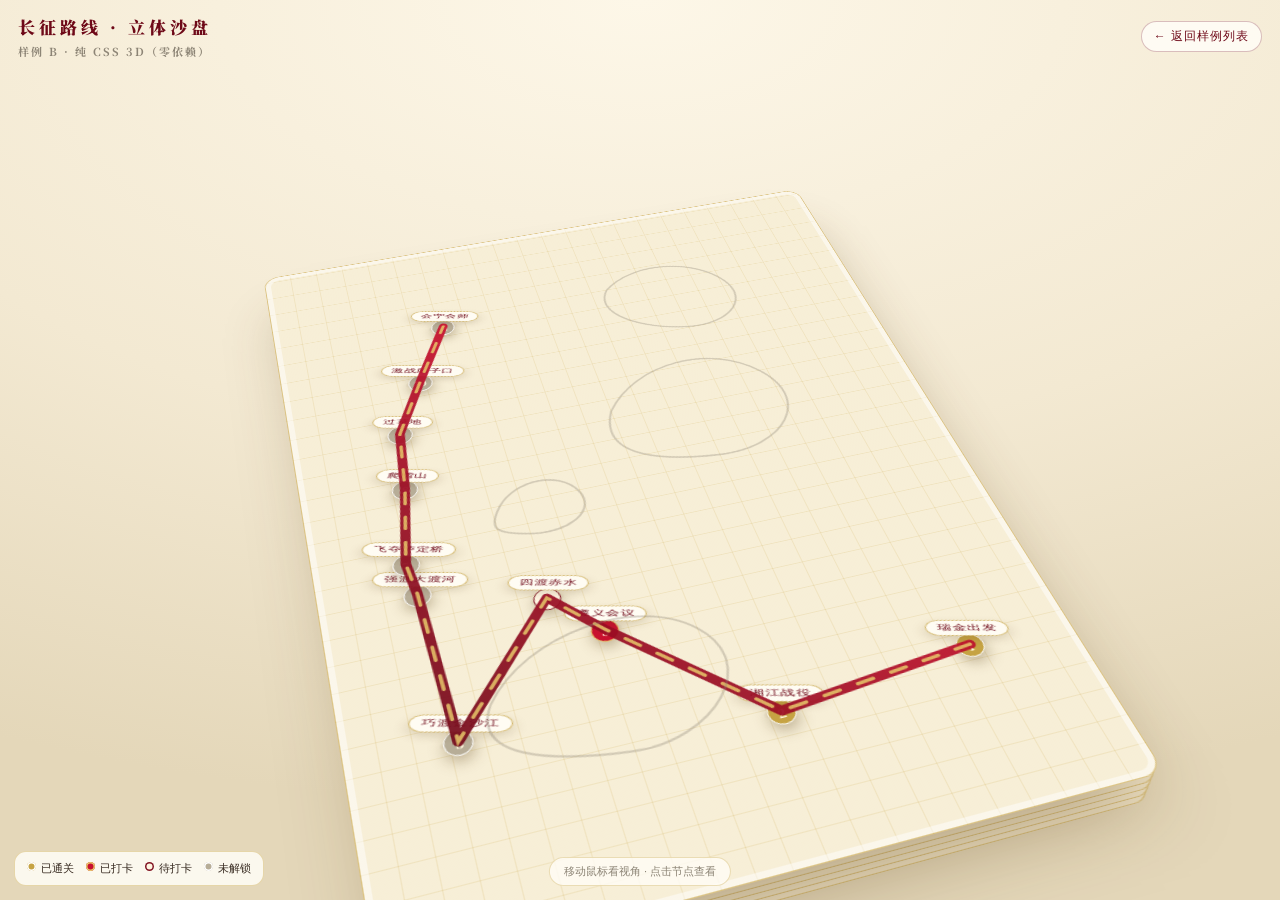
<file: samples/map3d/b-css3d.html>
<!DOCTYPE html>
<html lang="zh-CN">
<head>
<meta charset="UTF-8">
<meta name="viewport" content="width=device-width, initial-scale=1, viewport-fit=cover">
<title>样例 B · CSS 立体桌面沙盘</title>
<link rel="stylesheet" href="/fonts/noto-serif-sc.css">
<style>
  :root {
    --red: #C8102E; --red-dark: #6E0918; --gold: #C6A343; --gold-light: #E8C86A;
    --paper: #F7F0DF; --ink: #35291F; --muted: #8C8475;
    --font-title: "Noto Serif SC", "Songti SC", "SimSun", serif;
    --tiltX: 48deg; --tiltZ: -16deg;
  }
  * { box-sizing: border-box; margin: 0; padding: 0; }
  html, body { height: 100%; }
  body {
    background: radial-gradient(120% 90% at 50% 0%, #FDF7E8 0%, #F3E9D2 55%, #E4D7B9 100%);
    font-family: -apple-system, "PingFang SC", "Microsoft YaHei", sans-serif;
    color: var(--ink); overflow: hidden;
  }

  .topbar {
    position: fixed; top: 0; left: 0; right: 0; z-index: 20;
    display: flex; align-items: center; justify-content: space-between; padding: 14px 18px;
  }
  .title { font-family: var(--font-title); font-weight: 900; letter-spacing: 4px; color: var(--red-dark); font-size: 17px; }
  .title small { display: block; font-size: 11px; letter-spacing: 2px; color: var(--muted); font-weight: 400; margin-top: 4px; }
  .back { text-decoration: none; color: var(--red-dark); font-size: 12px; letter-spacing: 1px;
    border: 1px solid rgba(110,9,24,.25); background: rgba(255,253,247,.85); border-radius: 999px; padding: 6px 12px; }

  /* ---------- 3D 舞台 ---------- */
  .stage {
    position: fixed; inset: 0;
    perspective: 1500px;
    perspective-origin: 50% 42%;
  }
  .board {
    position: absolute; left: 50%; top: 50%;
    width: min(74vw, 660px); aspect-ratio: 3 / 4;
    transform: translate(-50%, -46%) rotateX(var(--tiltX)) rotateZ(var(--tiltZ));
    transform-style: preserve-3d;
    transition: transform .25s ease-out;
  }

  /* 纸面地图（顶层）+ 层叠投影（下层） */
  .map {
    position: absolute; inset: 0;
    transform-style: preserve-3d;
  }
  .plane {
    position: absolute; inset: 0;
    border-radius: 18px;
    border: 1px solid rgba(198,163,67,.55);
  }
  .plane.top {
    background:
      linear-gradient(rgba(198,163,67,.07), rgba(198,163,67,.07)),
      repeating-linear-gradient(0deg, transparent 0 29px, rgba(198,163,67,.16) 29px 30px),
      repeating-linear-gradient(90deg, transparent 0 29px, rgba(198,163,67,.16) 29px 30px),
      #FBF4E2;
    transform: translateZ(0);
    box-shadow: 0 40px 70px -30px rgba(90,62,20,.45), inset 0 0 0 6px rgba(255,255,255,.5);
  }
  /* 层叠投影层：制造厚度感 */
  .plane.stack { background: #EFE3C6; }
  .plane.s1 { transform: translateZ(-10px); }
  .plane.s2 { transform: translateZ(-20px); }
  .plane.s3 { transform: translateZ(-30px); }
  .plane.s4 { transform: translateZ(-40px); }

  .route { position: absolute; inset: 0; transform: translateZ(2px); }

  /* ---------- 节点 ---------- */
  .pin { position: absolute; transform-style: preserve-3d; cursor: pointer; }
  .pin .shadow {
    position: absolute; left: 50%; top: 50%;
    width: 34px; height: 14px; margin: -7px 0 0 -17px;
    background: radial-gradient(ellipse at center, rgba(90,62,20,.34), rgba(90,62,20,0) 70%);
    transform: translateZ(0.5px);
  }
  .pin .stick {
    position: absolute; left: 50%; top: 50%;
    width: 2px; height: 44px; margin-left: -1px;
    background: linear-gradient(180deg, rgba(198,163,67,.15), rgba(198,163,67,.85));
    transform-origin: 50% 0;
    transform: translateZ(1px) rotateX(-90deg);
    transform-style: preserve-3d;
  }
  .pin .dot {
    position: absolute; left: 50%; top: 50%;
    width: 26px; height: 26px; margin: -13px 0 0 -13px;
    border-radius: 50%;
    transform: translateZ(44px);
    display: grid; place-items: center;
    font-family: var(--font-title); font-size: 12px; font-weight: 900;
    box-shadow: 0 6px 14px rgba(90,62,20,.35);
    transition: transform .2s ease-out, box-shadow .2s;
  }
  .pin:hover .dot { transform: translateZ(56px) scale(1.12); }
  .pin.active .dot { transform: translateZ(58px) scale(1.18); }
  .pin .tag {
    position: absolute; left: 50%; top: 50%;
    padding: 4px 10px; border-radius: 999px; white-space: nowrap;
    font-size: 12.5px; letter-spacing: .5px; color: var(--red-dark);
    background: rgba(255,252,244,.96); border: 1px solid rgba(198,163,67,.8);
    /* 反向旋转，让文字正对镜头 */
    transform: translate(-50%, -100%) translateZ(44px) rotateZ(16deg) rotateX(-48deg) translateY(-16px);
    transform-origin: 50% 100%;
    box-shadow: 0 6px 14px rgba(90,62,20,.18);
  }

  /* ---------- 底部信息 ---------- */
  .legend {
    position: fixed; left: 14px; bottom: 14px; z-index: 20;
    display: flex; gap: 12px; flex-wrap: wrap; max-width: 260px;
    background: rgba(255,253,247,.86); border: 1px solid rgba(198,163,67,.4);
    border-radius: 12px; padding: 9px 12px; font-size: 11px;
  }
  .legend i { display: inline-block; width: 9px; height: 9px; border-radius: 50%; margin-right: 5px; vertical-align: 1px; }

  .info {
    position: fixed; right: 14px; bottom: 14px; z-index: 21; width: 230px;
    background: rgba(255,252,245,.95); border: 1px solid rgba(198,163,67,.55);
    border-radius: 14px; padding: 14px; display: none;
    box-shadow: 0 14px 34px rgba(90,62,20,.18);
  }
  .info.on { display: block; animation: pop .2s ease-out; }
  @keyframes pop { from { opacity: 0; transform: translateY(8px); } }
  .info-order { font-family: var(--font-title); font-size: 18px; font-weight: 900; color: var(--gold); margin-right: 8px; }
  .info-name { font-family: var(--font-title); font-size: 15px; font-weight: 900; color: var(--red-dark); letter-spacing: 2px; }
  .info-meta { font-size: 11px; color: var(--muted); margin-top: 7px; }
  .info-state { display: inline-block; margin-top: 10px; font-size: 10px; letter-spacing: 1px; border-radius: 999px; padding: 3px 10px; }

  .hint {
    position: fixed; left: 50%; transform: translateX(-50%); bottom: 14px; z-index: 20;
    font-size: 11px; color: var(--muted); background: rgba(255,253,247,.8);
    border: 1px solid rgba(198,163,67,.35); border-radius: 999px; padding: 6px 14px; white-space: nowrap;
  }
  @media (max-width: 560px) {
    .board { width: 86vw; }
    .title small { display: none; }
    .hint { display: none; }
  }
</style>
</head>
<body>

<div class="topbar">
  <div class="title">长征路线 · 立体沙盘<small>样例 B · 纯 CSS 3D（零依赖）</small></div>
  <a class="back" href="./index.html">← 返回样例列表</a>
</div>

<div class="stage">
  <div class="board" id="board">
    <div class="plane stack s4"></div>
    <div class="plane stack s3"></div>
    <div class="plane stack s2"></div>
    <div class="plane stack s1"></div>
    <div class="plane top"></div>
    <svg class="route" id="route" viewBox="0 0 300 400" preserveAspectRatio="none" aria-hidden="true">
      <defs>
        <linearGradient id="rg" x1="0" y1="1" x2="1" y2="0">
          <stop offset="0" stop-color="#6E0918"/>
          <stop offset="0.6" stop-color="#C8102E"/>
          <stop offset="1" stop-color="#E8C86A"/>
        </linearGradient>
      </defs>
      <path id="routePath" fill="none" stroke="url(#rg)" stroke-width="4.5"
            stroke-linecap="round" stroke-linejoin="round" opacity=".92"/>
      <path id="routeGold" fill="none" stroke="#E8C86A" stroke-width="1.6"
            stroke-linecap="round" stroke-dasharray="7 8" opacity=".85"/>
      <!-- 等高线（示意，只为沙盘质感） -->
      <g fill="none" stroke="rgba(140,132,117,.34)" stroke-width="1">
        <path d="M60,300 C80,270 130,262 150,286 C170,310 140,340 108,336 C76,332 48,322 60,300Z"/>
        <path d="M150,150 C170,120 210,116 228,142 C246,168 222,196 190,192 C158,188 138,176 150,150Z"/>
        <path d="M172,60 C190,42 220,46 232,66 C244,86 226,104 204,100 C182,96 160,78 172,60Z"/>
        <path d="M86,196 C96,182 116,182 122,196 C128,210 112,220 96,216 C80,212 78,208 86,196Z"/>
      </g>
    </svg>
    <div id="pins"></div>
  </div>
</div>

<div class="legend" id="legend"></div>
<div class="info" id="info"></div>
<div class="hint">移动鼠标看视角 · 点击节点查看</div>

<script src="./data.js"></script>
<script>
(function () {
  const nodes = window.CZ3D.nodes
  const STYLE = window.CZ3D.style
  const STATE_TEXT = window.CZ3D.stateText

  /* 经纬度 → 板面百分比坐标（等距投影 + 留边） */
  const LNG_MIN = 101.4, LNG_MAX = 117.2, LAT_MIN = 24.4, LAT_MAX = 36.8
  const PAD = 9   // 百分比留边
  const fx = lng => PAD + (lng - LNG_MIN) / (LNG_MAX - LNG_MIN) * (100 - PAD * 2)
  const fy = lat => PAD + (LAT_MAX - lat) / (LAT_MAX - LAT_MIN) * (100 - PAD * 2)

  const pos = nodes.map(n => ({ n, x: fx(n.lng), y: fy(n.lat) }))

  /* 路线（用 viewBox 0..300 / 0..400 换算百分比） */
  const VW = 300, VH = 400
  const px = x => x / 100 * VW, py = y => y / 100 * VH
  const d = pos.map((p, i) => (i ? 'L' : 'M') + px(p.x).toFixed(1) + ',' + py(p.y).toFixed(1)).join(' ')
  document.getElementById('routePath').setAttribute('d', d)
  document.getElementById('routeGold').setAttribute('d', d)

  /* 节点（DOM 层，带 3D 高度） */
  const pinsEl = document.getElementById('pins')
  pinsEl.innerHTML = pos.map((p, i) => {
    const st = STYLE[p.n.state]
    const textColor = (p.n.state === 'open' || p.n.state === 'quizPassed') ? st.label : st.label
    return '<div class="pin" data-i="' + i + '" style="left:' + p.x + '%;top:' + p.y + '%">' +
      '<span class="shadow"></span>' +
      '<span class="stick"></span>' +
      '<span class="dot" style="background:' + st.fill + ';color:' + textColor + ';border:1.5px solid ' + st.stroke + '">' + p.n.order + '</span>' +
      '<span class="tag">' + p.n.name + '</span>' +
    '</div>'
  }).join('')

  /* 图例 */
  document.getElementById('legend').innerHTML = ['quizPassed', 'checkedIn', 'open', 'locked'].map(k =>
    '<span><i style="background:' + STYLE[k].fill + ';box-shadow:0 0 0 1.5px ' + STYLE[k].stroke + ' inset"></i>' + STATE_TEXT[k] + '</span>'
  ).join('')

  /* 交互：点击节点 */
  const info = document.getElementById('info')
  pinsEl.addEventListener('click', e => {
    const pin = e.target.closest('.pin')
    if (!pin) return
    const p = pos[Number(pin.dataset.i)]
    document.querySelectorAll('.pin').forEach(el => el.classList.toggle('active', el === pin))
    const st = STYLE[p.n.state]
    info.innerHTML =
      '<div><span class="info-order">' + p.n.order + '</span><span class="info-name">' + p.n.name + '</span></div>' +
      '<div class="info-meta">' + p.n.date + ' · ' + p.n.place + '</div>' +
      '<span class="info-state" style="background:' + st.fill + ';color:' + st.label + '">' + STATE_TEXT[p.n.state] + '</span>'
    info.classList.add('on')
  })

  /* 视差：鼠标移动微调倾角 */
  const board = document.getElementById('board')
  let raf = null
  addEventListener('pointermove', e => {
    if (raf) return
    raf = requestAnimationFrame(() => {
      raf = null
      const nx = (e.clientX / innerWidth - 0.5)
      const ny = (e.clientY / innerHeight - 0.5)
      board.style.transform =
        'translate(-50%, -46%) rotateX(' + (48 - ny * 9) + 'deg) rotateZ(' + (-16 + nx * 9) + 'deg)'
    })
  })
})()
</script>
</body>
</html>
</file>
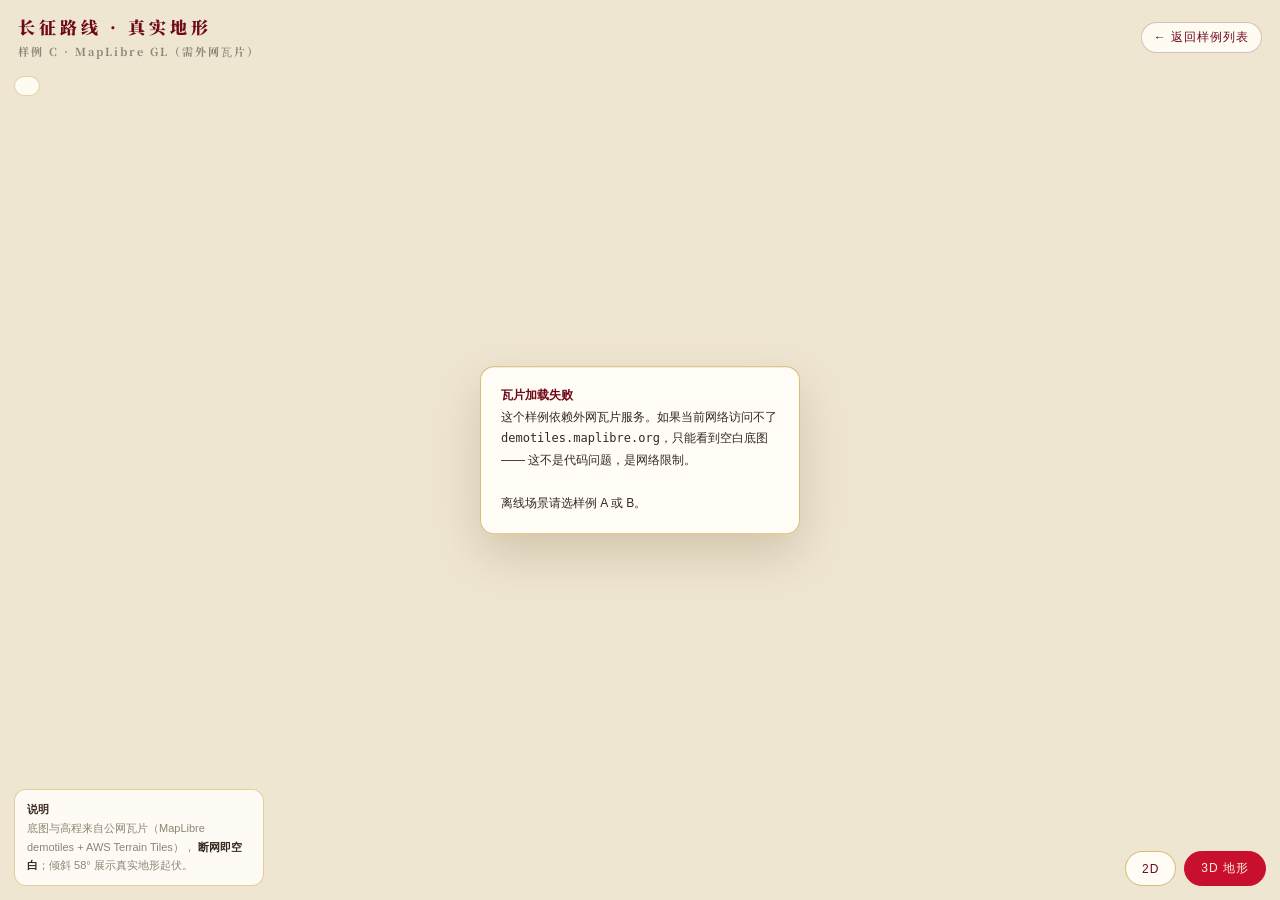
<file: samples/map3d/c-maplibre.html>
<!DOCTYPE html>
<html lang="zh-CN">
<head>
<meta charset="UTF-8">
<meta name="viewport" content="width=device-width, initial-scale=1, viewport-fit=cover">
<title>样例 C · 真实地形地图</title>
<link rel="stylesheet" href="/fonts/noto-serif-sc.css">
<link rel="stylesheet" href="./vendor/maplibre-gl.css">
<style>
  :root {
    --red: #C8102E; --red-dark: #6E0918; --gold: #C6A343; --gold-light: #E8C86A;
    --paper: #F7F0DF; --ink: #35291F; --muted: #8C8475;
    --font-title: "Noto Serif SC", "Songti SC", "SimSun", serif;
  }
  * { box-sizing: border-box; margin: 0; padding: 0; }
  html, body { height: 100%; }
  body { font-family: -apple-system, "PingFang SC", "Microsoft YaHei", sans-serif; color: var(--ink); overflow: hidden; background: #EFE6D2; }
  #map { position: fixed; inset: 0; }
  /* 把公网底图的彩色调成站点纸色系，避免与红金设计语言冲突 */
  #map .maplibregl-canvas { filter: sepia(.42) saturate(.72) contrast(.96) brightness(1.04); }

  .topbar {
    position: fixed; top: 0; left: 0; right: 0; z-index: 10;
    display: flex; align-items: center; justify-content: space-between;
    padding: 14px 18px; pointer-events: none;
  }
  .title { font-family: var(--font-title); font-weight: 900; letter-spacing: 4px; color: var(--red-dark); font-size: 17px; }
  .title small { display: block; font-size: 11px; letter-spacing: 2px; color: var(--muted); font-weight: 400; margin-top: 4px; }
  .back {
    pointer-events: auto; text-decoration: none; color: var(--red-dark); font-size: 12px; letter-spacing: 1px;
    border: 1px solid rgba(110,9,24,.25); background: rgba(255,253,247,.9); border-radius: 999px; padding: 6px 12px;
  }

  .panel {
    position: fixed; left: 14px; bottom: 14px; z-index: 10;
    background: rgba(255,253,247,.92); border: 1px solid rgba(198,163,67,.5);
    border-radius: 12px; padding: 10px 12px; font-size: 11px; color: var(--muted); max-width: 250px; line-height: 1.7;
  }
  .panel b { color: var(--ink); font-weight: 600; }
  .switch {
    position: fixed; right: 14px; bottom: 14px; z-index: 10; display: flex; gap: 8px;
  }
  .switch button {
    font-family: inherit; font-size: 12px; letter-spacing: 1px; cursor: pointer;
    border-radius: 999px; padding: 8px 16px; border: 1px solid rgba(198,163,67,.7);
    background: rgba(255,253,247,.95); color: var(--red-dark);
  }
  .switch button.on { background: var(--red); color: #FFF4DC; border-color: var(--red); }

  .legend {
    position: fixed; left: 14px; top: 76px; z-index: 10;
    display: flex; flex-direction: column; gap: 6px;
    background: rgba(255,253,247,.9); border: 1px solid rgba(198,163,67,.45);
    border-radius: 12px; padding: 9px 12px; font-size: 11px;
  }
  .legend i { display: inline-block; width: 9px; height: 9px; border-radius: 50%; margin-right: 6px; vertical-align: 1px; }

  .pin {
    width: 26px; height: 26px; border-radius: 50%;
    display: grid; place-items: center; cursor: pointer;
    font-family: var(--font-title); font-size: 12px; font-weight: 900;
    box-shadow: 0 3px 10px rgba(60, 40, 10, .45);
    transition: transform .15s ease-out;
  }
  .pin:hover { transform: scale(1.15); }

  .ml-pop { font-family: -apple-system, "PingFang SC", sans-serif; }
  .ml-pop .n { font-family: var(--font-title); font-weight: 900; font-size: 15px; color: var(--red-dark); letter-spacing: 2px; }
  .ml-pop .m { font-size: 11px; color: var(--muted); margin-top: 4px; }
  .ml-pop .s { display: inline-block; margin-top: 8px; font-size: 10px; letter-spacing: 1px; border-radius: 999px; padding: 2px 9px; }
  .maplibregl-popup-content { border-radius: 12px; border: 1px solid rgba(198,163,67,.6); padding: 12px 14px; }

  .notice {
    position: fixed; left: 50%; top: 50%; transform: translate(-50%, -50%); z-index: 20;
    background: rgba(255,253,247,.97); border: 1px solid rgba(198,163,67,.7);
    border-radius: 14px; padding: 18px 20px; font-size: 12px; line-height: 1.8; max-width: 320px;
    display: none; box-shadow: 0 20px 50px rgba(90,62,20,.2);
  }
  .notice.on { display: block; }
  .notice b { color: var(--red-dark); }
  @media (max-width: 560px) { .title small, .panel { display: none; } }
</style>
</head>
<body>

<div id="map"></div>

<div class="topbar">
  <div class="title">长征路线 · 真实地形<small>样例 C · MapLibre GL（需外网瓦片）</small></div>
  <a class="back" href="./index.html">← 返回样例列表</a>
</div>

<div class="legend" id="legend"></div>

<div class="panel">
  <b>说明</b><br>
  底图与高程来自公网瓦片（MapLibre demotiles + AWS Terrain Tiles），
  <b>断网即空白</b>；倾斜 58° 展示真实地形起伏。
</div>

<div class="switch">
  <button id="btn2d">2D</button>
  <button id="btn3d" class="on">3D 地形</button>
</div>

<div class="notice" id="notice">
  <b>瓦片加载失败</b><br>
  这个样例依赖外网瓦片服务。如果当前网络访问不了
  <code>demotiles.maplibre.org</code>，只能看到空白底图 ——
  这不是代码问题，是网络限制。<br><br>
  离线场景请选样例 A 或 B。
</div>

<script src="./data.js"></script>
<script src="./vendor/maplibre-gl.js"></script>
<script>
(function () {
  const nodes = window.CZ3D.nodes
  const STYLE = window.CZ3D.style
  const STATE_TEXT = window.CZ3D.stateText
  let ready = false

  const map = new maplibregl.Map({
    container: 'map',
    style: 'https://demotiles.maplibre.org/style.json',
    center: [105.6, 30.2],
    zoom: 4.1,
    pitch: 58,
    bearing: -16,
    attributionControl: false,
    maxPitch: 75
  })

  // 失败兜底：3.5 秒内没 load 就提示网络问题
  const failTimer = setTimeout(() => { if (!ready) document.getElementById('notice').classList.add('on') }, 6000)
  map.on('load', () => { ready = true; clearTimeout(failTimer); document.getElementById('notice').classList.remove('on'); build() })
  map.on('error', e => {
    if (!ready) document.getElementById('notice').classList.add('on')
    console.warn('[map3d] map error', e && e.error)
  })

  function build() {
    /* ---- 真实高程 + 山体阴影 ---- */
    map.addSource('dem', {
      type: 'raster-dem',
      tiles: ['https://s3.amazonaws.com/elevation-tiles-prod/terrarium/{z}/{x}/{y}.png'],
      encoding: 'terrarium',
      tileSize: 256,
      maxzoom: 13,
      attribution: 'AWS Terrain Tiles'
    })
    const firstSymbol = (map.getStyle().layers || []).find(l => l.type === 'symbol')
    map.addLayer({
      id: 'hillshade',
      type: 'hillshade',
      source: 'dem',
      paint: {
        'hillshade-shadow-color': '#5A4326',
        'hillshade-highlight-color': '#FFF6E2',
        'hillshade-accent-color': '#8A7350',
        'hillshade-exaggeration': 0.55
      }
    }, firstSymbol ? firstSymbol.id : undefined)
    map.setTerrain({ source: 'dem', exaggeration: 2.1 })

    /* ---- 行军路线 ---- */
    const coords = nodes.map(n => [n.lng, n.lat])
    map.addSource('route', {
      type: 'geojson',
      data: { type: 'Feature', geometry: { type: 'LineString', coordinates: coords } }
    })
    map.addLayer({
      id: 'route-casing',
      type: 'line',
      source: 'route',
      layout: { 'line-cap': 'round', 'line-join': 'round' },
      paint: { 'line-color': 'rgba(110,9,24,.55)', 'line-width': 7, 'line-blur': 2 }
    })
    map.addLayer({
      id: 'route-line',
      type: 'line',
      source: 'route',
      layout: { 'line-cap': 'round', 'line-join': 'round' },
      paint: { 'line-color': '#C8102E', 'line-width': 3.4 }
    })

    /* ---- 节点标记 ---- */
    nodes.forEach(n => {
      const st = STYLE[n.state]
      const el = document.createElement('div')
      el.className = 'pin'
      el.textContent = n.order
      el.style.background = st.fill
      el.style.color = st.label
      el.style.border = '1.6px solid ' + st.stroke
      new maplibregl.Marker({ element: el, anchor: 'center' })
        .setLngLat([n.lng, n.lat])
        .setPopup(new maplibregl.Popup({ offset: 18, closeButton: false }).setHTML(
          '<div class="ml-pop"><div class="n">' + n.order + ' · ' + n.name + '</div>' +
          '<div class="m">' + n.date + ' · ' + n.place + '</div>' +
          '<span class="s" style="background:' + st.fill + ';color:' + st.label + '">' + STATE_TEXT[n.state] + '</span></div>'
        ))
        .addTo(map)
    })

    // 相机：沿路线取景，保持倾斜
    map.fitBounds([[101.4, 24.4], [117.2, 36.8]], { padding: 60, pitch: 58, bearing: -16, duration: 1200 })

    // 图例
    document.getElementById('legend').innerHTML = ['quizPassed', 'checkedIn', 'open', 'locked'].map(k =>
      '<span><i style="background:' + STYLE[k].fill + ';box-shadow:0 0 0 1.5px ' + STYLE[k].stroke + ' inset"></i>' + STATE_TEXT[k] + '</span>'
    ).join('')
  }

  /* ---- 2D / 3D 切换 ---- */
  const b2 = document.getElementById('btn2d'), b3 = document.getElementById('btn3d')
  b2.addEventListener('click', () => {
    b2.classList.add('on'); b3.classList.remove('on')
    map.easeTo({ pitch: 0, bearing: 0, duration: 900 })
  })
  b3.addEventListener('click', () => {
    b3.classList.add('on'); b2.classList.remove('on')
    map.easeTo({ pitch: 58, bearing: -16, duration: 900 })
  })
})()
</script>
</body>
</html>
</file>
<file: fonts/noto-serif-sc.css>
/* Noto Serif SC 700/900 —— 本地自托管单文件（无 unicode-range，一个文件覆盖首屏全字符集）
   构建：scripts/build-fonts.py；字符集快照 fonts/glyphs.txt；产物入库，运行时无需构建。
   降级路径：若新内容里出现 glyphs.txt 之外的汉字，会回落到 Songti SC / SimSun（系统字体），
   不会显示豆腐块；改完内容请重跑 scripts/build-fonts.py 重建 woff2 与 glyphs.txt。 */
@font-face {
  font-family: 'Noto Serif SC';
  font-style: normal;
  font-weight: 700;
  font-display: swap;
  src: url(noto-serif-sc-700.woff2) format('woff2');
}
@font-face {
  font-family: 'Noto Serif SC';
  font-style: normal;
  font-weight: 900;
  font-display: swap;
  src: url(noto-serif-sc-900.woff2) format('woff2');
}
</file>
<file: css/style.css>
/* =====================================================   长征 · 重走长征路 —— 设计系统 v3（红色文献装帧 · 革命文物世界）
   世界：苏区出版物与革命文物 —— 铅印宋体大标 / 深红 shell / 烫金状态
   签名动作：打卡 = 盖章（stampIn）
   配色：深红 #4A0510~#C8102E / 烫金 #C9A227 / 宣纸 #F5EFE0
   字体：标题 Noto Serif SC 700/900（本地自托管 fonts/），正文系统黑体栈
   ============================================================ */

:root {
  /* 配色对齐设计稿规范：长征红 / 纪念金 / 纸张米白 / 深棕正文 / 灰棕辅助 */
  --red-deep: #4A0510;
  --red-dark: #6E0918;
  --red: #821626;        /* 长征红（设计稿主色） */
  --red-mid: #A8182C;
  --red-bright: #D43A4E;
  --red-bg: #FAEEEF;
  --gold: #C6A343;       /* 纪念金（设计稿） */
  --gold-light: #E8C86A;
  --gold-deep: #7C5D09;  /* 深金文字/描边：对宣纸底与金纸底 ≥4.9:1（原 #8F6E0B 为 3.84–4.36:1） */
  --gold-pale: #F5E9C8;
  --gold-bg: #FAF4E2;
  --paper: #F7F0DF;      /* 纸张米白（设计稿） */
  --card: #FFFDF7;
  --ink: #35291F;        /* 正文深棕（设计稿） */
  --muted: #6E6350;      /* 辅助深棕：对宣纸米白/卡片底对比度 ≥4.5:1（WCAG AA） */
  --line: #E3D6B8;
  --green: #3E7C44;
  --green-bg: #EDF4EC;
  --gray-bg: #ECE7DA;
  --font-title: "Noto Serif SC", "Songti SC", "SimSun", serif;
  --font-body: "PingFang SC", "Hiragino Sans GB", "Microsoft YaHei", sans-serif;
  --r-lg: 12px;
  --r-md: 8px;
  --r-sm: 5px;
  --r-tag: 4px;          /* 极小纸签小标（10px 级标签） */
  --r-chip: 6px;         /* 纸签 / 印章圆角矩：徽标、地图控件、气泡（DESIGN.md 禁胶囊） */
  --grad-angle: 160deg;  /* 全局渐变角度：纸面自上而下受光，统一方向 */
  --shadow: 0 4px 18px rgba(74, 5, 16, 0.10);
  --gold-border: 1px solid rgba(201, 162, 39, 0.45);
}

* { box-sizing: border-box; margin: 0; padding: 0; }

html {
  height: 100%;
  -webkit-tap-highlight-color: transparent;
  -webkit-text-size-adjust: 100%; /* 禁止 iOS 横屏/缩放时自动放大字号 */
  text-size-adjust: 100%;
}

body {
  height: 100%;
  background:
    radial-gradient(1200px 500px at 50% -100px, rgba(201, 162, 39, 0.10), transparent 70%),
    var(--paper);
  color: var(--ink);
  font-family: var(--font-body);
  font-size: 15px;
  line-height: 1.65;
}

/* ---------- 浏览器表面（未绘制部分也属于设计） ---------- */

::selection { background: var(--red-dark); color: #FFF4DC; }

:focus-visible {
  outline: 2px solid var(--red-dark);
  outline-offset: 2px;
  border-radius: 2px;
}
/* 深红表面上的焦点环：--red-dark 对深红底只有 ≈1.7:1，故 tabBar 内改用金环（对 #4A0510 ≈6.6:1、对 #7A0C1C ≈4.6:1、对 #5E0713 ≈5.8:1）；
   深红外晕让金环的四邻都落在深红上，避免环上沿探出到宣纸/卡片底（金 vs 纸仅 ≈2.1:1）。 */
#tabbar .tab:focus-visible {
  outline: 2px solid var(--gold);
  outline-offset: 2px;
  box-shadow: 0 0 0 6px var(--red-deep);
}
/* 键盘焦点：以下两处输入框自带 outline:none（会盖掉上面的通用环），故单独补回显式环。
   深红环对浅纸底 ≈10.8–12.2:1（金环仅 ≈2.1–2.4:1），且与 :focus 的金边+柔光形成"键焦/鼠焦"区分；鼠标点击走 :focus，不出环。 */
.form-input:focus-visible,
.name-input:focus-visible {
  outline: 2px solid var(--red-dark);
  outline-offset: 2px;
}

/* 桌面滚动条主题化（移动端不可见，无副作用） */
@supports (scrollbar-color: auto) {
  html { scrollbar-color: #C9B98E var(--paper); }
}
::-webkit-scrollbar { width: 8px; height: 8px; }
::-webkit-scrollbar-thumb { background: #CDBD96; border-radius: 4px; }
::-webkit-scrollbar-thumb:hover { background: #B39F6F; }
::-webkit-scrollbar-track { background: transparent; }

/* 触控态：避免双击缩放干扰（按钮/卡片/选项） */
.btn, .tl-card, .option, .final-card, .map-chip,
.cert-entry, .score-row, .tab, .read-row, .block-image { touch-action: manipulation; }

/* ---------- 图标（自绘 SVG，见 ui.js ICON_PATHS） ---------- */

.ic {
  width: 1em; height: 1em;
  fill: none;
  stroke: currentColor;
  stroke-width: 1.8;
  stroke-linecap: round;
  stroke-linejoin: round;
  vertical-align: -0.18em;
  flex-shrink: 0;
}

/* ---------- 布局骨架 ---------- */

#app {
  max-width: 480px;
  margin: 0 auto;
  min-height: 100vh;
  min-height: 100dvh;
  padding-bottom: 80px;
  padding-bottom: calc(80px + env(safe-area-inset-bottom, 0px));
}

.page { padding: 18px 18px 28px; }

a { color: var(--red-mid); text-decoration: none; }

.back-link {
  display: inline-flex;
  align-items: center;
  color: var(--muted);
  font-size: 14px;
  padding: 6px 0 12px;
  letter-spacing: 1px;
}
.back-link:hover { color: var(--red-mid); }

/* ---------- 通用组件 ---------- */

.card {
  background: var(--card);
  border: var(--gold-border);
  border-radius: var(--r-lg);
  box-shadow: var(--shadow);
  padding: 16px;
  margin-bottom: 14px;
  position: relative;
}

.section-title {
  font-family: var(--font-title);
  font-size: 18px;
  font-weight: 700;
  letter-spacing: 4px;
  margin: 28px 0 14px;
  display: flex;
  align-items: center;
  color: var(--red-dark);
}
.section-title::before {
  content: '';
  width: 9px; height: 9px;
  background: linear-gradient(var(--grad-angle), var(--gold), var(--red));
  transform: rotate(45deg);
  margin-right: 10px;
  border-radius: 2px;
}
.section-title::after {
  content: '';
  flex: 1;
  height: 1px;
  margin-left: 12px;
  background: linear-gradient(90deg, rgba(201, 162, 39, 0.5), transparent);
}

.btn {
  display: block;
  width: 100%;
  border: none;
  border-radius: var(--r-sm);
  padding: 14px 0;
  font-size: 16px;
  font-weight: 600;
  letter-spacing: 3px;
  text-align: center;
  cursor: pointer;
  transition: transform .08s, box-shadow .2s, filter .2s;
}
.btn:active { transform: scale(0.98); }
.btn:disabled { opacity: 0.45; cursor: not-allowed; }

.btn-primary {
  background: linear-gradient(170deg, var(--red-mid), var(--red-dark));
  color: #FFF6E0;
  border: 1px solid rgba(232, 200, 106, 0.55);
  box-shadow: 0 4px 14px rgba(74, 5, 16, 0.30);
}
.btn-primary:hover:not(:disabled) { filter: brightness(1.08); }
.btn-ghost {
  background: var(--card);
  color: var(--red-dark);
  border: 1.5px solid rgba(168, 24, 44, 0.5);
}
.btn-ghost:hover:not(:disabled) { background: var(--red-bg); }
.btn-loading { opacity: 0.6; pointer-events: none; }
.action-gap { margin-top: 10px; }

.badge {
  display: inline-block;
  font-size: 11px;
  padding: 2px 8px;
  border-radius: 3px;
  letter-spacing: 1px;
  white-space: nowrap;
  line-height: 1.6;
}
.badge-locked   { background: var(--gray-bg); color: #6E6350; }
.badge-open     { background: var(--red-bg);  color: var(--red-dark); border: 1px solid rgba(168,24,44,.25); }
.badge-checked  { background: var(--gold-bg); color: var(--gold-deep); border: 1px solid rgba(201,162,39,.35); }
.badge-passed   { background: var(--green-bg); color: var(--green); border: 1px solid rgba(62,124,68,.3); }

.empty { text-align: center; color: var(--muted); padding: 40px 0; }
.empty-icon { font-size: 40px; display: block; margin-bottom: 8px; color: var(--gold); }

/* ---------- 首页 hero（军旗式深红横幅） ---------- */

.hero {
  position: relative;
  background:
    repeating-linear-gradient(-45deg, rgba(255, 255, 255, 0.028) 0 14px, transparent 14px 28px),
    linear-gradient(160deg, #A8182C 0%, var(--red-dark) 58%, var(--red-deep) 100%);
  border-radius: var(--r-lg);
  color: #FFF4DC;
  padding: 30px 22px 20px;
  margin-bottom: 18px;
  text-align: center;
  overflow: hidden;
  box-shadow: 0 8px 26px rgba(26, 20, 16, 0.35);
  border: 1px solid rgba(232, 200, 106, 0.35);
}
/* 星纹水印（自绘 SVG） */
.hero::before, .hero::after {
  content: '';
  position: absolute;
  pointer-events: none;
  background: url("data:image/svg+xml,%3Csvg xmlns='http://www.w3.org/2000/svg' viewBox='0 0 24 24'%3E%3Cpath fill='%23FFF4DC' d='M12 2 6.12 20.09 21.51 8.91 2.49 8.91 17.88 20.09Z'/%3E%3C/svg%3E") center / contain no-repeat;
}
.hero::before { right: -24px; top: -28px; width: 150px; height: 150px; opacity: 0.06; transform: rotate(12deg); }
.hero::after  { left: -16px; bottom: -26px; width: 100px; height: 100px; opacity: 0.05; transform: rotate(-8deg); }
.hero-star {
  font-size: 34px;
  color: var(--gold-light);
  margin-bottom: 8px;
  filter: drop-shadow(0 2px 4px rgba(20, 2, 6, 0.5));
}
.hero-title {
  font-family: var(--font-title);
  font-size: 32px;
  font-weight: 900;
  letter-spacing: 10px;
  text-indent: 10px; /* 抵消末字间距，视觉居中 */
  color: #FFEFC8;
  text-shadow: 0 2px 8px rgba(0, 0, 0, 0.35);
}
.hero-sub {
  font-size: 12px;
  letter-spacing: 3px;
  color: rgba(255, 244, 220, 0.8);
  margin-top: 10px;
}
.hero-stats {
  display: flex;
  margin-top: 20px;
  background: rgba(0, 0, 0, 0.16);
  border: 1px solid rgba(232, 200, 106, 0.22);
  border-radius: var(--r-md);
  padding: 14px 0;
}
.hero-stat { flex: 1; text-align: center; }
.hero-stat-num {
  font-family: var(--font-title);
  font-size: 24px;
  font-weight: 900;
  color: var(--gold-light);
  font-variant-numeric: tabular-nums;
}
.hero-stat-label { font-size: 11px; letter-spacing: 2px; opacity: 0.82; margin-top: 3px; }
.hero-stat + .hero-stat { border-left: 1px solid rgba(232, 200, 106, 0.25); }
.hero .ic { font-size: 18px; color: var(--gold-light); }

/* ---------- 时间轴路线图 ---------- */

/* 沉浸式长征路入口横幅 */
.journey-entry {
  display: flex; align-items: center; gap: 12px;
  margin-bottom: 10px;
  padding: 13px 16px;
  background: linear-gradient(var(--grad-angle), #FDF3E0, #F8E9C6);
  border: 1px solid rgba(198, 163, 67, 0.55);
  cursor: pointer;
  transition: transform .2s;
}
.journey-entry:active { transform: scale(0.985); }
.journey-entry-ic {
  width: 38px; height: 38px; border-radius: 50%;
  flex-shrink: 0;
  display: flex; align-items: center; justify-content: center;
  background: var(--red);
  color: var(--gold-light);
}
.journey-entry-ic svg { width: 19px; height: 19px; }
.journey-entry-name {
  font-family: var(--font-title);
  font-size: 16px; font-weight: 900;
  letter-spacing: 2px;
  color: var(--red-dark);
}
.journey-entry-sub { font-size: 11px; color: var(--muted); margin-top: 3px; letter-spacing: 1px; }

/* 路线分类 Tab：行军路线（全部）/ 重要战役 / 历史事件 */
.route-tabs {
  display: flex;
  gap: 8px;
  margin: 4px 0 8px;
}
.route-tab {
  flex: 1;
  padding: 9px 0 8px;
  background: var(--card);
  border: 1px solid var(--line);
  border-radius: var(--r-sm);
  font-family: var(--font-title);
  font-size: 13px;
  font-weight: 700;
  letter-spacing: 2px;
  color: var(--ink);
  cursor: pointer;
  box-shadow: var(--shadow);
  transition: all .2s;
}
.route-tab:active { transform: scale(0.97); }
.route-tab.route-tab-active {
  background: linear-gradient(160deg, var(--red-dark), var(--red));
  border-color: var(--gold);
  color: #FFF4DC;
  box-shadow: 0 2px 8px rgba(74, 5, 16, 0.35);
}

.tl-stage {
  margin: 22px 0 12px;
  font-family: var(--font-title);
  font-size: 15px;
  font-weight: 700;
  letter-spacing: 3px;
  color: var(--red-dark);
  display: flex;
  align-items: center;
}
.tl-stage::before {
  content: '';
  width: 10px; height: 10px;
  background: linear-gradient(var(--grad-angle), var(--gold), var(--red));
  transform: rotate(45deg);
  margin-right: 10px;
  border-radius: 2px;
  box-shadow: 0 1px 4px rgba(74, 5, 16, 0.25);
}

.tl { position: relative; padding-left: 36px; }

.tl-item { position: relative; margin-bottom: 16px; }
.tl-item:last-child { margin-bottom: 4px; }

/* 竖线：行军路（虚线=未走，红金=已走） */
.tl-item::before {
  content: '';
  position: absolute;
  left: -29px; top: 26px; bottom: -18px;
  width: 2px;
  background: repeating-linear-gradient(180deg, var(--line) 0 6px, transparent 6px 12px);
}
.tl-item.tl-done::before {
  background: linear-gradient(180deg, var(--gold), var(--red));
}
.tl-item.tl-last::before { display: none; }

/* 节点圆点（四态） */
.tl-dot {
  position: absolute;
  left: -37px; top: 8px;
  width: 18px; height: 18px;
  border-radius: 50%;
  background: #D8CFBC;
  border: 2px solid #C4B99F;
}
.tl-dot-done   { background: linear-gradient(var(--grad-angle), var(--red-mid), var(--red-dark)); border-color: var(--gold); }
.tl-dot-passed { background: linear-gradient(var(--grad-angle), var(--gold-light), var(--gold)); border-color: var(--gold-deep); }
.tl-dot-open   { background: #fff; border-color: var(--red); box-shadow: inset 0 0 0 3px #fff, 0 0 0 1px var(--red); }

/* 当前节点：印章落纸的暖金余韵（有方向的偏移光 + 小扩散，非零偏移霓虹） */
@keyframes tlPulse {
  0%   { box-shadow: 0 1px 2px -1px rgba(90, 62, 20, 0.45), 0 1px 0 0 rgba(201, 162, 39, 0.5); }
  70%  { box-shadow: 0 3px 5px -1px rgba(90, 62, 20, 0.26), 0 3px 0 3px rgba(201, 162, 39, 0); }
  100% { box-shadow: 0 1px 2px -1px rgba(90, 62, 20, 0.45), 0 1px 0 0 rgba(201, 162, 39, 0); }
}
.tl-dot-current { animation: tlPulse 2.2s infinite; }

/* ---------- 路线卡片：右侧历史事件封面 ----------
 * 左 40% 完全透明（alpha 0，文字区干净）→ 中间最实 → 按钮前淡回 0，功能按钮零遮挡
 * 图片层 pointer-events:none，不接管点击；内容层抬到 z-index 1/2
 */
.tl-card-photo {
  position: relative;
  overflow: hidden;
}
.tl-card-photo .tl-photo {
  position: absolute;
  inset: 0;
  z-index: 0;
  pointer-events: none;
  background-repeat: no-repeat;
  background-position: right center;
  background-size: cover;
  -webkit-mask-image: linear-gradient(to right,
    rgba(0,0,0,0) 0%, rgba(0,0,0,0) 40%,
    rgba(0,0,0,0.42) 56%, rgba(0,0,0,0.95) 72%,
    rgba(0,0,0,0.32) 90%, rgba(0,0,0,0) 100%);
  mask-image: linear-gradient(to right,
    rgba(0,0,0,0) 0%, rgba(0,0,0,0) 40%,
    rgba(0,0,0,0.42) 56%, rgba(0,0,0,0.95) 72%,
    rgba(0,0,0,0.32) 90%, rgba(0,0,0,0) 100%);
}
.tl-card-photo > .tl-name-row,
.tl-card-photo > .tl-sub,
.tl-card-photo > .tl-meta {
  position: relative;
  z-index: 1;
}
.tl-card-photo .score-right {
  position: relative;
  z-index: 2;
  /* 纸色托底：深色照片下「待打卡 / 分数 / 箭头」依然清晰 */
  padding: 2px 0 2px 20px;
  margin-left: -20px;
  background: linear-gradient(to right, rgba(255, 252, 244, 0) 0%, rgba(255, 252, 244, 0.88) 42%);
  border-radius: 6px;
}

/* 窄屏再收窄图片区，避免压到标题 */
@media (max-width: 400px) {
  .tl-card-photo .tl-photo {
    -webkit-mask-image: linear-gradient(to right,
      rgba(0,0,0,0) 0%, rgba(0,0,0,0) 52%,
      rgba(0,0,0,0.45) 66%, rgba(0,0,0,0.9) 78%,
      rgba(0,0,0,0.28) 92%, rgba(0,0,0,0) 100%);
    mask-image: linear-gradient(to right,
      rgba(0,0,0,0) 0%, rgba(0,0,0,0) 52%,
      rgba(0,0,0,0.45) 66%, rgba(0,0,0,0.9) 78%,
      rgba(0,0,0,0.28) 92%, rgba(0,0,0,0) 100%);
  }
}

/* ---------- 节点点击：封面「右滑入 + 放大 + 快速淡出」 ----------
 * 舞台覆盖除底部菜单外的区域，位移与缩放全部走 transform（60fps，PPT 推入感）
 */
.node-burst {
  position: fixed;
  inset: 0;
  z-index: 120;
  pointer-events: none;
  background: rgba(247, 240, 223, 0);
  animation: nodeBurstVeil 1.32s linear forwards;
}
@keyframes nodeBurstVeil {
  from { background-color: rgba(247, 240, 223, 0); }
  to   { background-color: rgba(247, 240, 223, 0.5); }
}
.node-burst-stage {
  position: fixed;
  left: 10px;
  right: 10px;
  top: 10px;
  border-radius: 16px;
  overflow: hidden;
  will-change: transform, opacity;
  box-shadow: 0 14px 40px rgba(74, 5, 16, 0.28);
  background: #2A1216;
}
.node-burst-img {
  position: absolute;
  inset: 0;
  background-size: cover;
  background-position: center;
  background-repeat: no-repeat;
}
.node-burst-cap {
  position: absolute;
  left: 0; right: 0; bottom: 0;
  padding: 22px 18px 18px;
  font-family: var(--font-title);
  font-size: 22px;
  font-weight: 900;
  letter-spacing: 6px;
  color: #FFF6E2;
  text-shadow: 0 2px 12px rgba(46, 5, 14, 0.75);
  background: linear-gradient(180deg, rgba(46, 5, 14, 0), rgba(46, 5, 14, 0.72));
}
/* 动效降级：不做滑入，直接跳转（逻辑层已判断） */
@media (prefers-reduced-motion: reduce) {
  .node-burst { display: none; }
}
.tl-card {
  cursor: pointer;
  transition: transform .12s, box-shadow .12s;
}
.tl-card:hover { box-shadow: 0 6px 22px rgba(74, 5, 16, 0.14); }
.tl-card:active { transform: scale(0.985); }

.tl-name-row {
  display: flex;
  align-items: center;
  justify-content: space-between;
}
.tl-name {
  font-family: var(--font-title);
  font-size: 17px;
  font-weight: 700;
  letter-spacing: 2px;
}
.tl-sub { font-size: 12px; color: var(--muted); margin-top: 3px; letter-spacing: 1px; }
.tl-meta { font-size: 12px; color: var(--muted); margin-top: 7px; font-variant-numeric: tabular-nums; }
.tl-meta::before {
  content: '—— ';
  color: rgba(201, 162, 39, 0.7);
}
.tl-arrow { color: #C9B98E; margin-left: 8px; font-size: 13px; }

/* ---------- 总结答题入口（金色卡） ---------- */

.final-card {
  display: flex;
  align-items: center;
  cursor: pointer;
  background: linear-gradient(var(--grad-angle), #FDF7E4, #F8EDCB);
  border: 1px solid rgba(201, 162, 39, 0.55);
}
.final-card:active { transform: scale(0.985); }
.final-icon {
  width: 50px; height: 50px;
  border-radius: var(--r-md);
  background: linear-gradient(var(--grad-angle), var(--gold-light), var(--gold));
  color: #FFF9E8;
  display: flex; align-items: center; justify-content: center;
  font-size: 24px;
  margin-right: 14px;
  flex-shrink: 0;
  box-shadow: 0 3px 10px rgba(201, 162, 39, 0.35);
}
.final-title {
  font-family: var(--font-title);
  font-size: 17px;
  font-weight: 700;
  letter-spacing: 2px;
  color: var(--gold-deep);
}
.final-sub { font-size: 12px; color: var(--muted); margin-top: 3px; }
.final-card.final-locked { opacity: 0.55; filter: grayscale(0.4); }

/* ---------- 节点详情 ---------- */

.cover {
  position: relative;
  height: 240px;
  border-radius: var(--r-lg);
  background:
    repeating-linear-gradient(-45deg, rgba(255, 255, 255, 0.025) 0 16px, transparent 16px 32px),
    linear-gradient(160deg, #A8182C 0%, var(--red-dark) 60%, var(--red-deep) 100%);
  display: flex;
  flex-direction: column;
  align-items: center;
  justify-content: center;
  color: #FFF4DC;
  overflow: hidden;
  border: 1px solid rgba(232, 200, 106, 0.4);
  box-shadow: 0 8px 26px rgba(26, 20, 16, 0.3);
}
.cover::before {
  content: '';
  position: absolute;
  left: 50%; top: 50%;
  transform: translate(-50%, -58%);
  width: 170px; height: 170px;
  opacity: 0.055;
  pointer-events: none;
  background: url("data:image/svg+xml,%3Csvg xmlns='http://www.w3.org/2000/svg' viewBox='0 0 24 24'%3E%3Cpath fill='%23FFF4DC' d='M12 2 6.12 20.09 21.51 8.91 2.49 8.91 17.88 20.09Z'/%3E%3C/svg%3E") center / contain no-repeat;
}
.cover > * { position: relative; z-index: 1; }
.cover.has-img img {
  position: absolute; inset: 0;
  width: 100%; height: 100%;
  object-fit: cover;
  z-index: 0;
  opacity: 0.92;
}
.cover.has-img::after {
  content: '';
  position: absolute; inset: 0;
  /* 封面换成实景/历史照片后整体压暗一档，保证白色标题与元信息可读 */
  background: linear-gradient(180deg, rgba(74, 5, 16, 0.34), rgba(74, 5, 16, 0.78));
  z-index: 0;
}
.cover-name {
  font-family: var(--font-title);
  font-size: 30px;
  font-weight: 900;
  letter-spacing: 8px;
  text-indent: 8px;
  text-shadow: 0 2px 10px rgba(0, 0, 0, 0.4);
}
.cover-sub {
  font-size: 13px;
  letter-spacing: 3px;
  color: rgba(255, 244, 220, 0.85);
  margin-top: 10px;
}
.cover-meta {
  font-size: 12px;
  color: rgba(255, 244, 220, 0.7);
  margin-top: 12px;
  letter-spacing: 1px;
}
.cover-hairline {
  width: 64px; height: 1px;
  background: linear-gradient(90deg, transparent, var(--gold-light), transparent);
  margin: 12px 0 0;
}

/* blocks 渲染器 */
.block { margin: 14px 0; }
.block-heading {
  font-family: var(--font-title);
  font-size: 18px;
  font-weight: 700;
  letter-spacing: 2px;
  color: var(--red-dark);
  margin: 26px 0 12px;
  position: relative;
  padding-bottom: 8px;
}
/* 铅印小节题：菱形起首 + 底部渐隐金线 */
.block-heading::before {
  content: '';
  display: inline-block;
  width: 8px; height: 8px;
  background: linear-gradient(var(--grad-angle), var(--gold), var(--red));
  transform: rotate(45deg);
  border-radius: 2px;
  margin-right: 9px;
  vertical-align: 1px;
}
.block-heading::after {
  content: '';
  position: absolute;
  left: 0; right: 0; bottom: 0;
  height: 1px;
  background: linear-gradient(90deg, rgba(201, 162, 39, 0.5), transparent);
}
.block-paragraph { font-size: 15px; color: #453830; text-indent: 2em; }
/* 影像资料（历史背景上方的视频块） */
.block-video {
  margin: 4px 0 18px;
}

.block-video video {
  display: block;
  width: 100%;
  /* 横屏按宽度铺满，竖屏（手机拍摄）按内容比例 + 限高居中，不裁切 */
  max-height: 68vh;
  object-fit: contain;
  border-radius: var(--r-md);
  background: #1A1012;
  border: 1px solid rgba(201, 162, 39, 0.35);
  box-shadow: 0 6px 18px rgba(74, 5, 16, 0.18);
}

/* 竖屏视频（手机拍摄）收窄居中，避免在宽屏上过高 */
.block-video video.portrait {
  width: auto;
  max-width: 62%;
  margin: 0 auto;
}

.block-video .block-caption {
  margin-top: 8px;
}

.block-quote {
  position: relative;
  background: var(--gold-bg);
  border: 1px solid rgba(201, 162, 39, 0.3);
  padding: 15px 16px;
  border-radius: var(--r-md);
  font-family: var(--font-title);
  font-size: 15px;
  color: var(--gold-deep);
  margin: 16px 0;
}
/* 卷首引号角标（SVG） */
.block-quote::before {
  content: '';
  display: inline-block;
  width: 16px; height: 14px;
  margin-right: 7px;
  opacity: 0.55;
  background: url("data:image/svg+xml,%3Csvg xmlns='http://www.w3.org/2000/svg' viewBox='0 0 24 24' fill='%238F6E0B'%3E%3Cpath d='M4 12c0-4 2.5-6.5 6-7.5l1 2c-2.5.8-4 2.2-4.4 4.2C7.2 10.7 7.8 11 8.5 11a3 3 0 1 1-4.5 2.6V12zm9 0c0-4 2.5-6.5 6-7.5l1 2c-2.5.8-4 2.2-4.4 4.2.6 0 1.2.3 1.9.3a3 3 0 1 1-4.5 2.6V12z'/%3E%3C/svg%3E") center / contain no-repeat;
}
.block-image {
  border-radius: var(--r-md);
  overflow: hidden;
  cursor: pointer;
  border: var(--gold-border);
  background: #FBF6EA;                 /* 画作留白时与纸色一致，不像破洞 */
  box-shadow: 0 2px 10px rgba(43, 14, 12, 0.06);
  transition: box-shadow 0.2s ease, transform 0.2s ease;
}
.block-image:hover { box-shadow: 0 4px 16px rgba(43, 14, 12, 0.12); }
.block-image:active { transform: scale(0.995); }
/* 学生画作比例不一（1.33–1.58），用 contain 保住完整画面：
   横竖都不裁切，超高图也不会把手机屏幕撑爆 */
.block-image img {
  width: 100%;
  display: block;
  max-height: 46vh;
  object-fit: contain;
  background: #FBF6EA;
}
.block-image .img-ph {
  height: 170px;
  background:
    repeating-linear-gradient(-45deg, rgba(201,162,39,0.04) 0 14px, transparent 14px 28px),
    linear-gradient(var(--grad-angle), #F4EBD6, #EADFC2);
  display: flex; flex-direction: column;
  align-items: center; justify-content: center;
  color: #A8956E;
  font-size: 12px;
  letter-spacing: 2px;
}
.block-image .img-ph::before {
  content: '';
  width: 36px; height: 36px;
  margin-bottom: 8px;
  opacity: 0.5;
  background: url("data:image/svg+xml,%3Csvg xmlns='http://www.w3.org/2000/svg' viewBox='0 0 24 24' fill='none' stroke='%23C9A227' stroke-width='1.8'%3E%3Cpath d='M4 4h9l6 6v10H4z'/%3E%3Cpath d='M13 4v6h6'/%3E%3C/svg%3E") center / contain no-repeat;
}
.block-caption {
  font-size: 12px;
  color: var(--muted);
  text-align: center;
  margin-top: 7px;
  letter-spacing: 1px;
  line-height: 1.6;
}
/* 画作题注：上面一条细金线，和正文区分开 */
.block-image .block-caption {
  margin: 0;
  padding: 8px 12px 10px;
  border-top: 1px solid rgba(201, 162, 39, 0.18);
}

/* 时间线手风琴：点时间点展开三段式详情 */
.block-tl-fold {
  display: block;              /* 覆盖 .block-tl-item 的 flex，否则 summary 与正文并排 */
  border: 1px solid rgba(201, 162, 39, 0.32);
  border-radius: var(--r-md);
  background: rgba(255, 253, 247, 0.72);
  margin: 8px 0;
  padding: 0 12px;
  transition: border-color .18s, background .18s;
}
.block-tl-fold[open] {
  border-color: rgba(168, 24, 44, 0.35);
  background: rgba(255, 253, 247, 0.95);
}
.block-tl-head {
  list-style: none;
  cursor: pointer;
  display: grid;
  width: 100%;                 /* summary 默认收缩，不给 100% 时 1fr 会算成 0 */
  grid-template-columns: 96px minmax(0, 1fr) 14px;
  gap: 10px;
  align-items: baseline;
  padding: 11px 0;
}
.block-tl-head .block-tl-date { width: auto; white-space: nowrap; }
.block-tl-head .block-tl-text { min-width: 0; word-break: break-word; }
.block-tl-head::-webkit-details-marker { display: none; }
.block-tl-cue {
  width: 8px; height: 8px;
  border-right: 1.6px solid var(--gold-deep);
  border-bottom: 1.6px solid var(--gold-deep);
  transform: rotate(45deg);
  transition: transform .18s;
  align-self: center;
}
.block-tl-fold[open] .block-tl-cue { transform: rotate(-135deg); }
.block-tl-fold .block-tl-text { color: var(--ink); }

.tl-body {
  padding: 2px 0 14px;
  border-top: 1px dashed rgba(201, 162, 39, 0.35);
  margin-top: 2px;
}
.tl-sec { margin-top: 12px; }
.tl-sec-k {
  display: inline-block;
  font-size: 11px;
  letter-spacing: 1.5px;
  color: var(--gold-deep);
  border-left: 2px solid var(--gold);
  padding-left: 7px;
  margin-bottom: 5px;
}
.tl-sec p {
  margin: 0;
  font-size: 13.5px;
  line-height: 1.78;
  color: #453830;
}
.tl-story {
  margin-top: 14px;
  padding: 12px 13px;
  border-radius: var(--r-md);
  background: rgba(200, 16, 46, 0.05);
  border-left: 3px solid var(--red-mid);
}
.tl-story-k {
  display: inline-block;
  font-size: 10px;
  letter-spacing: 2px;
  color: var(--red-dark);
  margin-bottom: 4px;
}
.tl-story-t {
  margin: 0 0 5px;
  font-family: var(--font-title);
  font-size: 14px;
  font-weight: 900;
  color: var(--red-dark);
  letter-spacing: 0.5px;
}
.tl-story p {
  margin: 0;
  font-size: 13px;
  line-height: 1.8;
  color: #4A3A32;
}

.block-timeline { margin: 12px 0 12px 8px; }
.block-tl-item {
  display: flex;
  border-left: 2px solid rgba(201, 162, 39, 0.35);
  padding: 0 0 14px 16px;
  position: relative;
}
.block-tl-item:last-child { padding-bottom: 2px; }
.block-tl-item::before {
  content: '';
  position: absolute;
  left: -5px; top: 7px;
  width: 8px; height: 8px;
  border-radius: 50%;
  background: linear-gradient(var(--grad-angle), var(--gold), var(--red));
}
.block-tl-date {
  font-family: var(--font-title);
  font-weight: 700;
  color: var(--red-dark);
  width: 96px;
  flex-shrink: 0;
  font-size: 13px;
  font-variant-numeric: tabular-nums;
}
.block-tl-text { font-size: 14px; }

.block-dataGrid { display: flex; flex-wrap: wrap; gap: 10px; }
.block-dataCard {
  flex: 1 1 45%;
  min-width: 140px;
  background: var(--card);
  border: var(--gold-border);
  border-radius: var(--r-md);
  padding: 13px 14px;
  text-align: center;
}
.block-dataCard-label { font-size: 11px; color: var(--muted); letter-spacing: 2px; }
.block-dataCard-value {
  font-family: var(--font-title);
  font-size: 18px;
  font-weight: 900;
  color: var(--red-dark);
  margin-top: 4px;
}

/* 打卡区 */
.checkin-area { margin-top: 22px; }
.checkin-hint {
  background: var(--red-bg);
  border: 1px solid rgba(168, 24, 44, 0.2);
  color: #8E2A38;
  font-size: 12px;
  border-radius: var(--r-md);
  padding: 11px 13px;
  margin-bottom: 13px;
  letter-spacing: 1px;
}
.read-row {
  display: flex; align-items: center;
  font-size: 13px; color: var(--muted);
  margin: 10px 0 14px;
  cursor: pointer;
  user-select: none;
  letter-spacing: 1px;
}
.read-row input { margin-right: 8px; transform: scale(1.15); accent-color: var(--red-dark); }
.checkin-done { text-align: center; padding: 8px 0 2px; }
.checkin-done-text { font-family: var(--font-title); font-size: 17px; font-weight: 700; letter-spacing: 2px; margin-top: 6px; }
.checkin-done-sub { font-size: 12px; color: var(--muted); margin-top: 5px; }

/* ---------- 印章（签名动作：打卡 = 盖章） ---------- */

.stamp {
  display: inline-flex;
  align-items: center;
  justify-content: center;
  width: 62px; height: 62px;
  border: 2.5px solid rgba(110, 9, 24, 0.88);
  border-radius: 6px;
  color: var(--red-dark);
  font-family: var(--font-title);
  font-size: 18px;
  font-weight: 900;
  letter-spacing: 3px;
  line-height: 1.25;
  text-align: center;
  transform: rotate(-3deg);
  opacity: 1;
  position: relative;
  /* 印章边缘斑驳：径向噪点叠层 */
  background:
    radial-gradient(circle at 20% 30%, rgba(74,5,16,0.088) 0 1px, transparent 2px),
    radial-gradient(circle at 70% 65%, rgba(74,5,16,0.0704) 0 1px, transparent 2px),
    radial-gradient(circle at 45% 15%, rgba(74,5,16,0.0528) 0 1.5px, transparent 2.5px);
  background-size: 9px 9px, 11px 11px, 7px 7px;
  margin: 14px auto 2px;
  user-select: none;
}
.stamp-gold {
  border-color: rgba(124, 93, 9, 0.88);
  color: var(--gold-deep);
  background:
    radial-gradient(circle at 20% 30%, rgba(143,110,11,0.088) 0 1px, transparent 2px),
    radial-gradient(circle at 70% 65%, rgba(143,110,11,0.0704) 0 1px, transparent 2px);
  background-size: 9px 9px, 11px 11px;
}
/* 金底（hero-passed）上的红章：墨色须深于 --red-deep，才能在金色渐变上稳稳 ≥4.5:1 */
.hero-passed .stamp { color: #3A030C; }
@keyframes stampIn {
  0%   { transform: scale(1.9) rotate(-14deg); opacity: 0; filter: blur(3px); }
  55%  { transform: scale(0.94) rotate(-2deg); opacity: 1; filter: blur(0); }
  75%  { transform: scale(1.05) rotate(-4deg); }
  100% { transform: scale(1) rotate(-3deg); opacity: 1; }
}
.stamp-in { animation: stampIn 0.45s cubic-bezier(0.22, 1, 0.36, 1) both; }

/* ---------- 答题 ---------- */

.quiz-head { text-align: center; padding: 12px 0 18px; }
.quiz-title {
  font-family: var(--font-title);
  font-size: 21px;
  font-weight: 900;
  letter-spacing: 3px;
  color: var(--red-dark);
}
.quiz-sub { font-size: 12px; color: var(--muted); margin-top: 6px; letter-spacing: 1px; }
.progress-track {
  height: 5px;
  background: #EDE4CE;
  border-radius: 3px;
  margin-top: 16px;
  overflow: hidden;
}
.progress-inner {
  height: 100%;
  background: linear-gradient(90deg, var(--red), var(--gold));
  border-radius: 3px;
  transition: width .25s;
}
.progress-num { font-size: 12px; color: var(--muted); margin-top: 7px; font-variant-numeric: tabular-nums; }

.q-type-tag {
  display: inline-block;
  font-family: var(--font-title);
  font-size: 12px;
  color: #FFF4DC;
  background: linear-gradient(var(--grad-angle), var(--red), var(--red-dark));
  border: 1px solid rgba(232, 200, 106, 0.5);
  padding: 3px 12px;
  border-radius: 3px;
  letter-spacing: 2px;
  margin-bottom: 12px;
}
.q-text {
  font-family: var(--font-title);
  font-size: 18px;
  font-weight: 700;
  line-height: 1.55;
  margin-bottom: 18px;
  letter-spacing: 1px;
}

.option {
  display: flex;
  align-items: center;
  /* 兼容 <button>：中和浏览器按钮默认样式，视觉与 <div> 版本一致 */
  appearance: none;
  -webkit-appearance: none;
  width: 100%;
  font: inherit;
  color: inherit;
  text-align: left;
  border: 1.5px solid var(--line);
  border-radius: var(--r-md);
  padding: 13px 14px;
  margin-bottom: 11px;
  cursor: pointer;
  background: var(--card);
  transition: border-color .15s, background-color .15s, box-shadow .15s, transform .08s;
}
.option:hover { border-color: var(--gold); }
.option:active { transform: scale(0.985); }
.option:focus-visible { outline: 2px solid var(--red-dark); outline-offset: 2px; }
.option-selected {
  border-color: var(--gold);
  background: linear-gradient(var(--grad-angle), #FDF3E0, #F8E9C6);
  box-shadow: 0 3px 12px rgba(201, 162, 39, 0.2);
}
.option-marker {
  width: 22px; height: 22px;
  border-radius: 4px;
  border: 1.5px solid #C9B98E;
  margin-right: 11px;
  flex-shrink: 0;
  display: flex; align-items: center; justify-content: center;
  color: #FFF4DC;
}
.option-marker .ic { font-size: 13px; stroke-width: 2.4; }
.marker-selected {
  background: linear-gradient(var(--grad-angle), var(--red-mid), var(--red-dark));
  border-color: var(--gold);
}
.option-text { font-size: 15px; }
.quiz-actions { margin-top: 20px; }

/* 结果态 */
.result-hero {
  border-radius: var(--r-lg);
  color: #FFF4DC;
  text-align: center;
  padding: 30px 20px;
  margin-bottom: 16px;
  position: relative;
  overflow: hidden;
  border: 1px solid rgba(232, 200, 106, 0.4);
}
.result-hero::before {
  content: '';
  position: absolute;
  right: -20px; top: -26px;
  width: 120px; height: 120px;
  opacity: 0.08;
  pointer-events: none;
  background: url("data:image/svg+xml,%3Csvg xmlns='http://www.w3.org/2000/svg' viewBox='0 0 24 24'%3E%3Cpath fill='%23FFF4DC' d='M12 2 6.12 20.09 21.51 8.91 2.49 8.91 17.88 20.09Z'/%3E%3C/svg%3E") center / contain no-repeat;
}
.hero-passed {
  background:
    repeating-linear-gradient(-45deg, rgba(255,255,255,0.03) 0 16px, transparent 16px 32px),
    linear-gradient(160deg, #C9A227 0%, #8F6E0B 60%, #5E4805 100%);
}
.hero-failed {
  background:
    repeating-linear-gradient(-45deg, rgba(255,255,255,0.03) 0 16px, transparent 16px 32px),
    linear-gradient(160deg, #A8182C 0%, var(--red-dark) 60%, var(--red-deep) 100%);
}
.result-emoji { font-size: 42px; }
.result-emoji .ic { font-size: 40px; }
.result-title {
  font-family: var(--font-title);
  font-size: 20px;
  font-weight: 900;
  letter-spacing: 4px;
  margin-top: 8px;
}
.result-score { margin-top: 12px; }
.score-num { font-family: var(--font-title); font-size: 56px; font-weight: 900; font-variant-numeric: tabular-nums; }
.score-unit { font-size: 16px; color: #FFFFFF; margin-left: 4px; letter-spacing: 2px; }
.result-detail { font-size: 12px; opacity: 0.9; margin-top: 10px; letter-spacing: 1px; font-variant-numeric: tabular-nums; }

/* 毕业证书（世界材料：证书 + 加印，保留双层金框本义） */
.certificate {
  background: linear-gradient(160deg, #FFFDF5, #F8EFD4);
  border: 2px solid var(--gold);
  padding: 0;
  box-shadow: 0 6px 22px rgba(201, 162, 39, 0.22);
}
.cert-inner {
  border: 1px dashed #C9A227;
  margin: 7px;
  border-radius: 6px;
  padding: 28px 18px 30px;
  text-align: center;
  position: relative;
  background:
    radial-gradient(300px 200px at 50% 0%, rgba(201, 162, 39, 0.08), transparent);
}
.cert-star { font-size: 32px; color: var(--gold); filter: drop-shadow(0 1px 2px rgba(74, 5, 16, 0.35)); }
.cert-title {
  font-family: var(--font-title);
  font-size: 26px;
  font-weight: 900;
  letter-spacing: 12px;
  text-indent: 12px;
  margin-top: 6px;
  color: var(--red-dark);
}
.cert-line {
  height: 1px;
  background: linear-gradient(90deg, transparent, var(--gold), transparent);
  margin: 16px 26px;
}
.cert-text { font-family: var(--font-title); font-size: 14px; color: var(--gold-deep); margin-top: 7px; letter-spacing: 1px; }
.cert-score {
  font-family: var(--font-title);
  font-size: 16px;
  font-weight: 900;
  color: var(--red-dark);
  margin-top: 14px;
  letter-spacing: 2px;
}
.cert-seal {
  position: absolute;
  right: 24px; bottom: 20px;
  width: 54px; height: 54px;
  border: 2.5px solid var(--red-dark);
  border-radius: 6px;
  color: var(--red-dark);
  display: flex; align-items: center; justify-content: center;
  font-family: var(--font-title);
  font-size: 13px;
  font-weight: 900;
  letter-spacing: 2px;
  transform: rotate(-10deg);
  opacity: 0.82;
}
/* 毕业证书落印（与盖章同源，落点不同） */
@keyframes certSealIn {
  from { transform: rotate(-34deg) scale(1.6); opacity: 0; }
  60%  { transform: rotate(-6deg) scale(0.96); opacity: 1; }
  100% { transform: rotate(-10deg) scale(1); opacity: 0.82; }
}
.cert-seal-in { animation: certSealIn 0.5s cubic-bezier(0.22, 1, 0.36, 1) both; }

/* 逐题解析 */
.review { padding: 18px 16px; }
.review-title {
  font-family: var(--font-title);
  font-size: 17px;
  font-weight: 700;
  letter-spacing: 2px;
  margin-bottom: 6px;
  color: var(--red-dark);
}
.review-item { border-bottom: 1px dashed var(--line); padding: 13px 0; }
.review-item:last-child { border-bottom: none; padding-bottom: 0; }
.review-q { font-size: 14px; font-weight: 600; display: flex; }
.review-mark { margin-right: 9px; flex-shrink: 0; }
.review-mark .ic { font-size: 14px; stroke-width: 2.4; }
.mark-right { color: var(--green); }
.mark-wrong { color: var(--red-dark); }
.review-answer { font-size: 13px; color: var(--green); margin-top: 7px; }
.review-exp {
  font-size: 13px;
  color: var(--muted);
  margin-top: 7px;
  background: var(--paper);
  border-radius: var(--r-md);
  padding: 8px 11px;
  border: 1px solid rgba(201, 162, 39, 0.25);
}

/* ---------- 地图（内联 SVG 路线图） ---------- */

.map-title { text-align: center; padding: 6px 0 14px; }
.map-title-cn {
  font-family: var(--font-title);
  font-size: 26px;
  font-weight: 900;
  letter-spacing: 10px;
  text-indent: 10px;
  color: var(--red-dark);
}
.map-title-sub { font-size: 11px; letter-spacing: 2px; color: var(--muted); margin-top: 8px; }

.map-frame {
  border-radius: var(--r-lg);
  /* 外投影（抬离纸面）+ 顶部受光 / 底部收暗的内斜面，强化"立体图版"感 */
  box-shadow:
    0 20px 36px -24px rgba(90, 62, 20, 0.62),
    inset 0 3px 0 rgba(255, 255, 255, 0.72),
    inset 0 -4px 9px rgba(110, 9, 24, 0.12),
    inset 0 0 0 1px rgba(255, 255, 255, 0.5);
  border: var(--gold-border);
  overflow: hidden;
  background: linear-gradient(170deg, #FFFDF6, #F6EBD3);
}
.map-svg { display: block; width: 100%; height: auto; }

.map-frame-outer { fill: none; stroke: #C9A227; stroke-width: 2; }
.map-frame-inner { fill: none; stroke: rgba(201, 162, 39, 0.45); stroke-width: 1; stroke-dasharray: 5 5; }

.map-route { fill: none; stroke: #A8182C; stroke-width: 3.5; stroke-linejoin: round; opacity: 0.85; }
.map-route-gold { fill: none; stroke: #E8C86A; stroke-width: 1.4; stroke-dasharray: 2 9; stroke-linecap: round; }

.map-node { cursor: pointer; }
.map-node circle { transition: filter .15s; }
.map-node:hover circle { filter: brightness(1.15); }
.map-node:active circle { filter: brightness(0.9); }
.map-node-hl circle { stroke-width: 4.5; }
/* 键盘可达：Tab 聚焦节点。SVG <g> 的 outline 在部分内核上不绘制，
   故再给顶面圆盘一圈深红环做等价可见焦点（金环对浅色图板仅 ≈2.1:1，达 3:1 的是深红环） */
.map-node:focus-visible { outline: 2px solid var(--red-dark); outline-offset: 2px; }
.map-node:focus-visible .map-node-face { stroke: var(--red-dark); stroke-width: 4; }

.map-num {
  font-size: 11px;
  font-weight: 700;
  text-anchor: middle;
  pointer-events: none;
  font-variant-numeric: tabular-nums;
}
.map-label {
  font-size: 11px;
  letter-spacing: 1px;
  text-anchor: middle;
  fill: #4A0510;
  pointer-events: none;
  /* 白描边保证在山/线背景上可读 */
  stroke: rgba(255, 253, 246, 0.9);
  stroke-width: 3px;
  paint-order: stroke;
}
.map-star { pointer-events: none; }
.map-star-start { fill: #C9A227; }
.map-star-end   { fill: #E8C86A; }

/* 简化地理底图（示意，非精确边界） */
.map-province { fill: none; stroke: rgba(84, 62, 36, 0.34); stroke-width: 0.85; stroke-dasharray: 3.4 1.8; stroke-linecap: round; stroke-linejoin: round; }
.map-prov-name { font-size: 6.8px; letter-spacing: 0.5px; fill: rgba(110, 86, 58, 0.58); text-anchor: middle; font-family: var(--font-title); }
/* 根据地：淡红斜线块 + 名称 */
.map-base { fill: rgba(200, 16, 46, 0.06); stroke: rgba(200, 16, 46, 0.28); stroke-width: 0.8; stroke-dasharray: 2.6 1.4; }
.map-base-name { font-size: 6.2px; letter-spacing: 0.3px; fill: rgba(150, 20, 38, 0.62); text-anchor: middle; font-family: var(--font-title); pointer-events: none; }
/* 封锁线名称 */
/* 点击节点时天气小景边缘发光 */
.map-wxv.is-glow { animation: wxGlow 1.15s ease-out; }
@keyframes wxGlow {
  0%   { filter: drop-shadow(0 0 0 rgba(232, 200, 106, 0)); }
  25%  { filter: drop-shadow(0 0 6px rgba(232, 200, 106, 0.95)) drop-shadow(0 0 12px rgba(198, 163, 67, 0.7)); }
  100% { filter: drop-shadow(0 0 0 rgba(232, 200, 106, 0)); }
}
.map-enemy-name { font-size: 5.6px; letter-spacing: 0.2px; fill: rgba(32, 54, 84, 0.86); font-family: var(--font-title); pointer-events: none; paint-order: stroke; stroke: rgba(247, 240, 223, 0.85); stroke-width: 1.4px; stroke-linejoin: round; }
.map-enemy-zone { fill: rgba(47, 74, 107, 0.1); stroke: rgba(47, 74, 107, 0.18); stroke-width: 0.6; stroke-dasharray: 3 3; }
.map-route-ally { fill: none; stroke-linecap: round; stroke-linejoin: round; opacity: 0.72; }
.map-route-ally.ally-2  { stroke: #E2761B; stroke-width: 2.1; }
.map-route-ally.ally-4  { stroke: #7B2D8E; stroke-width: 2.1; }
.map-route-ally.ally-25 { stroke: #8B5A2B; stroke-width: 1.9; stroke-dasharray: 5.4 1.8; }
.map-enemy-line { fill: none; stroke: #2F4A6B; stroke-width: 1.8; stroke-dasharray: 6.4 2.2; opacity: 0.9; }
.map-enemy-arrow { stroke: rgba(47, 74, 107, 0.85); stroke-width: 1.4; }

.legend-ally { width: 14px; height: 3px; border-radius: 2px; display: inline-block; margin-right: 5px; vertical-align: middle; }
.legend-ally-2  { background: #E2761B; }
.legend-ally-4  { background: #7B2D8E; }
.legend-ally-25 { background: repeating-linear-gradient(90deg, #8B5A2B 0 4px, transparent 4px 6px); }
.legend-enemy { width: 14px; height: 0; display: inline-block; margin-right: 5px; vertical-align: middle; border-top: 2px dashed #2F4A6B; }
.map-river    { fill: none; stroke: rgba(120, 112, 98, 0.75); stroke-width: 1.4; stroke-dasharray: 2 3; stroke-linecap: round; }
.map-mountain { fill: rgba(140, 132, 117, 0.3); stroke: rgba(140, 132, 117, 0.5); stroke-width: 1; stroke-linejoin: round; }

.map-legend {
  position: absolute; top: 46px; right: 8px; z-index: 4;
  display: flex; flex-direction: column; gap: 5px;
  font-size: 10px; color: var(--muted);
  margin: 0;
  letter-spacing: 0;
  padding: 8px 10px;
  border-radius: 7px;
  background: rgba(243, 233, 208, 0.94);
  border: 1px solid rgba(168, 132, 58, 0.45);
  box-shadow: 0 4px 12px rgba(90, 62, 20, 0.18);
  pointer-events: none;
  max-width: 118px;
}
.map-legend span { white-space: nowrap; }
.map-legend span { display: flex; align-items: center; }
.map-legend i {
  width: 10px; height: 10px; border-radius: 50%;
  display: inline-block; margin-right: 5px;
}
.legend-open    { background: #fff; border: 2px solid var(--red); width: 8px !important; height: 8px !important; }
.legend-checked { background: var(--red); border: 1px solid var(--gold); }
.legend-passed  { background: var(--gold); }
.legend-locked  { background: #C4B99F; }
.legend-route {
  width: 15px !important; height: 3px !important; border-radius: 2px;
  background: linear-gradient(90deg, var(--red-mid), var(--gold-light));
}

.map-strip {
  display: flex;
  overflow-x: auto;
  gap: 9px;
  /* 水平内边距 2px 会把首/末 chip 的 2px 焦点环（offset 2px + width 2px）裁掉；
     改为 6px 内边距 + -4px 负外边距：边框盒左右各外扩 4px、内容盒与每个 chip 的
     位置和宽度完全不变（实测首 chip left 20px、末 chip left 1078px 均不变），
     只是留出了环的绘制空间，版式零位移 */
  padding: 12px 6px;
  margin: 0 -4px;
  -webkit-overflow-scrolling: touch;
}
.map-strip::-webkit-scrollbar { display: none; }
.map-chip {
  flex-shrink: 0;
  background: var(--card);
  border: 1px solid var(--line);
  border-radius: var(--r-sm);
  padding: 8px 14px;
  font-size: 13px;
  cursor: pointer;
  box-shadow: var(--shadow);
  font-variant-numeric: tabular-nums;
}
/* 快切条元素由 <div> 改为 <button>：:where 为零特异性，只压 UA 默认外观，
   不覆盖 .map-chip / .chip-active 已有的底色、描边、字号、内边距与圆角 */
:where(button.map-chip) {
  appearance: none; -webkit-appearance: none;
  margin: 0; border: 0; background: none;
  font: inherit; color: inherit; text-align: inherit;
  cursor: pointer;
}
:where(button.map-chip):focus-visible {
  outline: 2px solid var(--red-dark); outline-offset: 2px;
}
.map-chip.chip-active {
  border-color: var(--gold);
  background: linear-gradient(var(--grad-angle), #FDF3E0, #F8E9C6);
  color: var(--red-dark);
  font-weight: 700;
}

/* 节点详情浮窗 */
.map-float { display: none; margin-top: 14px; }
.map-float-card { padding: 16px 16px 14px; }
.map-float-head { display: flex; align-items: center; gap: 11px; }
.map-float-order {
  width: 36px; height: 36px; border-radius: 50%;
  flex-shrink: 0;
  display: flex; align-items: center; justify-content: center;
  background: #FFF6E2; border: 2px solid var(--red);
  color: var(--red);
  font-family: var(--font-title); font-size: 16px; font-weight: 900;
  font-variant-numeric: tabular-nums;
}
.map-float-name {
  font-family: var(--font-title);
  font-size: 18px; font-weight: 900;
  color: var(--red-dark);
  letter-spacing: 1px;
}
.map-float-meta { font-size: 12px; color: var(--muted); margin-top: 3px; letter-spacing: 1px; }
.map-float-sub {
  font-size: 13px; line-height: 1.7; color: var(--ink);
  border-top: 1px dashed rgba(201, 162, 39, 0.4);
  margin-top: 12px; padding-top: 10px;
}
.map-float-actions { margin-top: 12px; display: flex; align-items: center; }
.map-float-locked {
  display: flex; align-items: center; gap: 6px;
  font-size: 12px; color: var(--muted); letter-spacing: 1px;
}
.map-float-locked svg { width: 13px; height: 13px; }

.map-note {
  text-align: center;
  font-size: 10px; color: var(--muted);
  letter-spacing: 1px;
  margin-top: 4px;
}

/* ---------- 登录 / 注册表单（纸卡） ---------- */

.auth-tabs {
  display: flex;
  background: var(--paper);
  border: 1px solid var(--line);
  border-radius: var(--r-md);
  padding: 3px;
  margin-bottom: 18px;
}
.auth-tab {
  flex: 1;
  text-align: center;
  font-family: var(--font-title);
  font-size: 15px;
  letter-spacing: 3px;
  padding: 8px 0;
  border-radius: 6px;
  color: var(--muted);
  cursor: pointer;
  transition: color .15s, background-color .15s, box-shadow .15s;
}
.auth-tab-active {
  background: linear-gradient(var(--grad-angle), var(--red), var(--red-dark));
  color: #FFF4DC;
  box-shadow: 0 2px 8px rgba(74, 5, 16, 0.25);
}

.form-input {
  display: block;
  width: 100%;
  border: 1.5px solid var(--line);
  border-radius: var(--r-md);
  padding: 12px 14px;
  font-size: 15px;
  margin-bottom: 12px;
  outline: none;
  background: var(--card);
  color: var(--ink);
  transition: border-color .15s, box-shadow .15s;
}
.form-input:focus { border-color: var(--gold); box-shadow: 0 0 0 3px rgba(201, 162, 39, 0.18); }
.form-input::placeholder { color: #B3A583; }

.form-error {
  min-height: 20px;
  font-size: 12px;
  color: var(--red-dark);
  margin: 2px 2px 10px;
  letter-spacing: 1px;
}

/* ---------- 我的 ---------- */

.user-card { display: flex; align-items: center; }
.avatar {
  width: 58px; height: 58px;
  border-radius: 50%;
  background: linear-gradient(var(--grad-angle), var(--red), var(--red-dark));
  border: 2px solid var(--gold);
  color: #FFF4DC;
  font-size: 26px;
  display: flex; align-items: center; justify-content: center;
  margin-right: 15px;
  flex-shrink: 0;
  user-select: none;
  box-shadow: 0 3px 10px rgba(74, 5, 16, 0.25);
}
.avatar .ic { font-size: 24px; }
.user-name {
  font-family: var(--font-title);
  font-size: 19px;
  font-weight: 900;
  letter-spacing: 2px;
}
.user-edit-hint { font-size: 11px; color: var(--muted); margin-top: 3px; letter-spacing: 1px; }
.name-input {
  border: 1.5px solid var(--red-dark);
  border-radius: var(--r-md);
  padding: 8px 12px;
  font-size: 15px;
  width: 180px;
  outline: none;
  background: var(--card);
}
.name-actions { display: flex; gap: 8px; margin-top: 8px; }
.btn-mini {
  border-radius: 4px;
  padding: 6px 17px;
  font-size: 13px;
  border: none;
  cursor: pointer;
  letter-spacing: 2px;
}
.btn-mini-primary { background: linear-gradient(var(--grad-angle), var(--red), var(--red-dark)); color: #FFF4DC; }
.btn-mini-ghost { background: var(--card); color: var(--muted); border: 1px solid var(--line); }
.btn-mini-ghost:hover { border-color: var(--red-dark); color: var(--red-dark); }

.stats-grid { display: flex; }
.stat { flex: 1; text-align: center; }
.stat-num {
  font-family: var(--font-title);
  font-size: 23px;
  font-weight: 900;
  color: var(--red-dark);
  font-variant-numeric: tabular-nums;
}
.stat-label { font-size: 11px; color: var(--muted); margin-top: 3px; letter-spacing: 1px; }
.stat + .stat { border-left: 1px solid var(--line); }

/* 学习统计卡 */
.learn-card { padding: 14px 16px 16px; }
.learn-head { display: flex; align-items: center; gap: 7px; margin-bottom: 12px; }
.learn-head-ic { width: 16px; height: 16px; color: var(--red); }
.learn-title {
  font-family: var(--font-title);
  font-size: 15px; font-weight: 700;
  letter-spacing: 3px;
  color: var(--red-dark);
}
.learn-grid { display: flex; }
.learn-item { flex: 1; text-align: center; }
.learn-num {
  font-family: var(--font-title);
  font-size: 22px;
  font-weight: 900;
  color: var(--red);
  font-variant-numeric: tabular-nums;
}
.learn-label { font-size: 11px; color: var(--muted); margin-top: 3px; letter-spacing: 1px; }
.learn-item + .learn-item { border-left: 1px dashed rgba(201, 162, 39, 0.4); }

.cert-entry { display: flex; align-items: center; cursor: pointer; }
.cert-entry:active { transform: scale(0.985); }
.cert-entry .final-icon { background: linear-gradient(var(--grad-angle), var(--red), var(--red-dark)); }

.score-row {
  display: flex;
  align-items: center;
  justify-content: space-between;
  padding: 12px 0;
  border-bottom: 1px dashed var(--line);
  cursor: pointer;
}
.score-row:last-child { border-bottom: none; }
.score-row:active { transform: scale(0.985); }
.score-name { font-size: 14px; font-weight: 600; letter-spacing: 1px; }
.score-sub { font-size: 11px; color: var(--muted); margin-top: 2px; }
.score-right { text-align: right; flex-shrink: 0; margin-left: 8px; display: inline-flex; align-items: center; gap: 2px; }
.score-best { font-family: var(--font-title); font-size: 16px; font-weight: 900; color: var(--gold-deep); font-variant-numeric: tabular-nums; }
.score-best-unit { font-size: 10px; color: var(--muted); }

.foot-item { display: flex; align-items: center; padding: 10px 0; }
.foot-dot {
  width: 9px; height: 9px;
  border-radius: 50%;
  background: linear-gradient(var(--grad-angle), var(--gold-light), var(--gold));
  margin-right: 11px;
  flex-shrink: 0;
}
.foot-name { font-size: 14px; letter-spacing: 1px; }
.foot-date { margin-left: auto; font-size: 12px; color: var(--muted); font-variant-numeric: tabular-nums; }

/* ---------- tabBar（深红 shell，红底金文） ---------- */

#tabbar {
  position: fixed;
  left: 0; right: 0; bottom: 0;
  background: linear-gradient(180deg, #7A0C1C, #5E0713);
  border-top: 1px solid rgba(232, 200, 106, 0.5);
  display: flex;
  max-width: 480px;
  margin: 0 auto;
  z-index: 100;
  padding-bottom: env(safe-area-inset-bottom);
}
.tab {
  flex: 1;
  text-align: center;
  padding: 9px 0 7px;
  color: #C9A89E;
  display: block;
  position: relative;
  transition: color .15s;
}
.tab .ic { font-size: 22px; display: block; margin: 0 auto 1px; }
.tab-text { font-size: 11px; letter-spacing: 2px; }
.tab:active { opacity: 0.8; }
.tab.tab-active { color: var(--gold-light); font-weight: 700; }
.tab.tab-active::before {
  content: '';
  position: absolute;
  top: 0; left: 50%;
  transform: translateX(-50%);
  width: 30px; height: 2px;
  border-radius: 0 0 2px 2px;
  background: linear-gradient(90deg, var(--red-mid), var(--gold-light));
}

/* ---------- 弹窗 / toast ---------- */

.dlg-mask {
  position: fixed; inset: 0;
  background: rgba(43, 5, 12, 0.5);
  z-index: 200;
  display: flex; align-items: center; justify-content: center;
  padding: 24px;
}
.dlg {
  background: var(--card);
  border: 2px solid var(--gold);
  border-radius: var(--r-md);
  padding: 24px 20px 18px;
  width: 100%;
  max-width: 340px;
  text-align: center;
  box-shadow: 0 10px 40px rgba(43, 5, 12, 0.4);
}
.dlg-title { font-family: var(--font-title); font-size: 18px; font-weight: 900; letter-spacing: 2px; color: var(--red-dark); }
.dlg-content { font-size: 14px; color: var(--muted); margin: 13px 0 20px; line-height: 1.65; }
.dlg-btns { display: flex; gap: 10px; }
.dlg-btns .btn { padding: 10px 0; font-size: 15px; }

#toast {
  position: fixed;
  left: 50%; top: 40%;
  transform: translateX(-50%);
  background: rgba(74, 5, 16, 0.92);
  color: #FFF4DC;
  font-size: 13px;
  padding: 11px 20px;
  border-radius: 6px;
  border: 1px solid rgba(232, 200, 106, 0.5);
  z-index: 300;
  opacity: 0;
  pointer-events: none;
  transition: opacity .2s;
  max-width: 80%;
  letter-spacing: 1px;
  box-shadow: 0 6px 20px rgba(43, 5, 12, 0.35);
}
#toast.toast-show { opacity: 1; }

/* ---------- 加载态 ---------- */

.page-center {
  text-align: center;
  padding: 90px 0;
  color: var(--muted);
}
.page-center-icon { font-size: 42px; margin: 0 auto 10px; color: var(--red); display: block; width: 1em; }

/* ================= 登录页（第一屏 · 深红夜幕 + 山峦剪影） ================= */

#app.no-tab { padding-bottom: 0; }

.login-page {
  position: relative;
  min-height: 100vh;
  min-height: 100dvh;
  overflow: hidden;
  display: flex;
  align-items: center;
  justify-content: center;
  padding: 56px 24px 64px;
  background:
    radial-gradient(860px 400px at 50% -80px, rgba(232, 200, 106, 0.10), transparent 70%),
    radial-gradient(560px 300px at 85% 108%, rgba(201, 162, 39, 0.06), transparent 70%),
    linear-gradient(180deg, #5E0713 0%, #7A0C1C 32%, #4A0510 66%, #2B0309 100%);
}

/* —— 星空（两层错时闪烁） —— */

.login-stars { position: absolute; inset: 0; pointer-events: none; }
.login-stars::before, .login-stars::after {
  content: '';
  position: absolute;
  top: 0; left: 0;
  width: 3px; height: 3px;
  border-radius: 50%;
  animation: twinkle 3.6s ease-in-out infinite;
}
.login-stars::before {
  background: rgba(255, 240, 205, 0.85);
  box-shadow:
    24px 62px 0 rgba(255, 240, 205, 0.9), 96px 148px 0 rgba(255, 240, 205, 0.55),
    168px 44px 0 rgba(255, 240, 205, 0.7), 232px 118px 0 rgba(255, 240, 205, 0.85),
    300px 40px 0 rgba(255, 240, 205, 0.5), 356px 170px 0 rgba(255, 240, 205, 0.65),
    428px 86px 0 rgba(255, 240, 205, 0.8), 54px 232px 0 rgba(255, 240, 205, 0.6),
    150px 300px 0 rgba(255, 240, 205, 0.75), 262px 268px 0 rgba(255, 240, 205, 0.55),
    340px 330px 0 rgba(255, 240, 205, 0.7), 420px 250px 0 rgba(255, 240, 205, 0.6);
}
.login-stars::after {
  width: 2px; height: 2px;
  background: rgba(255, 236, 190, 0.5);
  opacity: 0.6;
  animation-delay: 1.8s;
  box-shadow:
    60px 110px 0 rgba(255, 236, 190, 0.4), 130px 26px 0 rgba(255, 236, 190, 0.45),
    205px 90px 0 rgba(255, 236, 190, 0.35), 275px 26px 0 rgba(255, 236, 190, 0.4),
    345px 130px 0 rgba(255, 236, 190, 0.45), 402px 36px 0 rgba(255, 236, 190, 0.35),
    34px 170px 0 rgba(255, 236, 190, 0.3), 110px 240px 0 rgba(255, 236, 190, 0.4),
    195px 205px 0 rgba(255, 236, 190, 0.35), 290px 210px 0 rgba(255, 236, 190, 0.4),
    375px 285px 0 rgba(255, 236, 190, 0.3), 452px 210px 0 rgba(255, 236, 190, 0.4);
}

@keyframes twinkle {
  0%, 100% { opacity: 0.25; }
  50% { opacity: 1; }
}

/* —— 层叠山峦剪影（脊线描金） —— */

.login-mtn {
  position: absolute;
  left: 0; right: 0; bottom: 0;
  pointer-events: none;
}
.login-mtn-1 {
  height: 44%;
  background: linear-gradient(180deg, rgba(122, 12, 28, 0.88), rgba(74, 5, 16, 0.96));
  clip-path: polygon(0 100%, 0 58%, 10% 42%, 24% 62%, 38% 28%, 52% 58%, 66% 34%, 80% 60%, 100% 32%, 100% 100%);
}
.login-mtn-2 {
  height: 30%;
  background: linear-gradient(180deg, rgba(59, 4, 12, 0.97), #2B0309);
  clip-path: polygon(0 100%, 0 66%, 18% 44%, 34% 70%, 55% 36%, 72% 66%, 88% 46%, 100% 62%, 100% 100%);
}
.login-mtn-3 { height: 17%; background: #1F0207; }

/* —— 内容列 —— */

.login-content {
  position: relative;
  z-index: 1;
  width: 100%;
  max-width: 400px;
  text-align: center;
}

.login-brand { color: #FFF4DC; margin-bottom: 30px; }
.login-star {
  display: inline-block;
  font-size: 40px;
  color: var(--gold-light);
  /* 实体金星：只留近距落影，不用光晕 */
  filter: drop-shadow(0 2px 3px rgba(20, 2, 6, 0.6));
  animation: floatStar 3.6s ease-in-out infinite;
}
@keyframes floatStar {
  0%, 100% { transform: translateY(0) rotate(0deg); }
  50% { transform: translateY(-8px) rotate(10deg); }
}
.login-title {
  font-family: var(--font-title);
  font-size: 34px;
  font-weight: 900;
  letter-spacing: 14px;
  text-indent: 14px;
  margin-top: 12px;
  text-shadow: 0 2px 16px rgba(0, 0, 0, 0.45);
}
.login-hairline {
  width: 120px; height: 1px;
  margin: 16px auto 0;
  background: linear-gradient(90deg, transparent, var(--gold-light), transparent);
}
.login-sub { font-size: 12px; letter-spacing: 4px; opacity: 0.8; margin-top: 16px; }

/* —— 金框纸感表单卡（入场 = 纸页落下） —— */

.login-card {
  position: relative;
  background: linear-gradient(165deg, #FFFDF5, #F7EDD1);
  border: 2px solid rgba(201, 162, 39, 0.7);
  border-radius: var(--r-md);
  padding: 20px 20px 15px;
  text-align: left;
  box-shadow: 0 14px 34px rgba(8, 1, 3, 0.52);
  animation: cardIn 0.5s cubic-bezier(0.22, 1, 0.36, 1) both;
}
@keyframes cardIn {
  from { transform: translateY(16px); opacity: 0; }
  to   { transform: translateY(0); opacity: 1; }
}
.login-card::before {
  content: '';
  position: absolute;
  inset: 6px;
  border: 1px dashed rgba(201, 162, 39, 0.45);
  border-radius: 4px;
  pointer-events: none;
}
.login-card .auth-tabs {
  background: rgba(201, 162, 39, 0.10);
  border-color: rgba(201, 162, 39, 0.35);
}
.login-card .form-input { background: rgba(255, 255, 255, 0.7); }
.login-card .btn { width: 100%; padding: 13px 0; font-size: 16px; letter-spacing: 6px; }
.login-tip {
  text-align: center;
  font-size: 11px;
  color: var(--muted);
  margin-top: 13px;
  letter-spacing: 2px;
}

.login-footer {
  color: rgba(255, 244, 220, 0.45);
  font-size: 11px;
  letter-spacing: 6px;
  text-indent: 6px;
  margin-top: 26px;
}

/* ---------- 欢迎页（单屏简版开场） ---------- */

.journey.welcome {
  min-height: 100vh;
  min-height: 100dvh;
  display: flex;
  flex-direction: column;
  align-items: center;
  justify-content: center;
  text-align: center;
  padding: 56px 26px 72px;
}

/* 字碑：竖排四字 + 右侧竖排年份与金线 */
.welcome-stele .stele {
  display: flex;
  align-items: center;
  gap: 28px;
}

.welcome-stele .welcome-title {
  writing-mode: vertical-rl;
  font-family: var(--font-title);
  font-size: 44px;
  font-weight: 900;
  letter-spacing: 14px;
  color: var(--red-dark);
  text-shadow: 0 2px 14px rgba(130, 22, 38, 0.18);
  margin: 0;
}

.welcome-stele .stele-meta {
  display: flex;
  flex-direction: column;
  align-items: center;
  gap: 14px;
}

.welcome-stele .stele-year {
  writing-mode: vertical-rl;
  font-family: var(--font-body);
  font-size: 11px;
  letter-spacing: 4px;
  color: var(--muted);
}

.welcome-stele .stele-rule {
  width: 1px;
  height: 44px;
  background: rgba(198, 163, 67, 0.85);
}

.welcome-actions {
  display: flex;
  flex-direction: column;
  align-items: center;
  gap: 14px;
  margin-top: 46px;
}

.welcome-start {
  padding: 12px 40px;
  font-size: 15px;
  letter-spacing: 4px;
  text-indent: 4px;
}

.welcome-skip {
  background: none;
  border: none;
  padding: 2px 4px;
  font-size: 12px;
  letter-spacing: 2px;
  color: var(--muted);
  cursor: pointer;
}

@media (max-width: 380px) {
  .welcome-stele .welcome-title { font-size: 36px; letter-spacing: 10px; }
  .welcome-stele .stele { gap: 20px; }
  .welcome-actions { margin-top: 36px; }
}


/* ---------- 动效收束：唯一签名动作 = 盖章，其余只做状态过渡 ---------- */

/* 动效降级（prefers-reduced-motion）总则：不丢信息、不丢可达性 —— 只去掉位移/缩放/持续呼吸。
   1) 全局时长压到 0.01ms 且只跑一次：凡带 fill-mode（both/forwards）的动画立即落到 100% 终态，
      元素不会停在 from 关键帧的 opacity:0 上（盖章 stampIn / 证书 certSealIn / 纸卡 cardIn 均如此）；
   2) 平滑滚动归 auto，长页面不会自己"滑"；
   3) 纯装饰（星火 .map-spark、行军重播按钮 .map-replay-wrap）直接不渲染。 */
@media (prefers-reduced-motion: reduce) {
  html { scroll-behavior: auto; }
  *, *::before, *::after {
    animation-duration: 0.01ms !important;
    animation-delay: 0ms !important;
    animation-iteration-count: 1 !important;
    transition-duration: 0.01ms !important;
    transition-delay: 0ms !important;
    scroll-behavior: auto !important;
  }
  .map-spark, .map-replay-wrap { display: none; }
}

/* ---------- 地图行军动画（路线推进 + 节点依次点亮 + 星火） ---------- */

.map-svg.map-anim .map-route-gold { animation: routeMarch 2.1s ease-out forwards; }
@keyframes routeMarch { to { stroke-dashoffset: 0; } }

.map-svg.map-anim .map-node {
  transform-box: fill-box; transform-origin: center;
  /* both：delay 期间沿用 from 关键帧（opacity 0），结束后停在 to（opacity 1）。
     原先额外写的静态 opacity:0 会让 JS 内联 animation:none 兜底后节点永久不可见 */
  animation: nodePop .45s cubic-bezier(.22, 1, .36, 1) both;
}
@keyframes nodePop {
  from { opacity: 0; transform: scale(1.7); }
  to { opacity: 1; transform: scale(1); }
}

/* 降级兜底（prefers-reduced-motion）：行军推进、节点依次点亮、印章脉冲一律 animation:none。
   nodePop 用 both 填充且节点静态样式里没有 opacity:0/transform，故 animation:none 后
   节点回到 opacity:1 / transform:none —— 一定看得见、一定可点（不会重蹈"降级后永久不可见"）。 */
@media (prefers-reduced-motion: reduce) {
  .map-svg.map-anim .map-route-gold { animation: none !important; stroke-dashoffset: 0; }
  .map-svg.map-anim .map-node { animation: none !important; }
  .tl-dot-current { animation: none !important; }
}

.map-replay-wrap { text-align: center; margin-top: 12px; }
.map-replay-wrap .btn-mini { display: inline-flex; align-items: center; gap: 6px; }
.map-replay-ic { font-size: 14px; }
/* 重播行军动画：明确的次按钮（与地图内 .map-mode-btn 同族：金线描边 + 纸底 + 红 hover） */
#map-replay {
  display: inline-flex; align-items: center; justify-content: center;
  width: 100%; min-height: 40px; padding: 9px 16px;
  font-family: inherit; font-size: 12.5px; font-weight: 700; letter-spacing: 2px;
  color: var(--red-dark);
  background: rgba(255, 253, 247, 0.92);
  border: 1px solid rgba(198, 163, 67, 0.6);
  border-radius: var(--r-chip);
  cursor: pointer;
  box-shadow: 0 1px 0 rgba(198, 163, 67, 0.28), 0 2px 6px -4px rgba(90, 62, 20, 0.5);
  transition: background .18s, color .18s, border-color .18s, box-shadow .18s;
}
#map-replay:hover, #map-replay:focus-visible {
  background: var(--red); border-color: var(--red); color: #FFF4DC;
  box-shadow: 0 2px 8px -4px rgba(74, 5, 16, 0.45);
}
#map-replay:active { transform: translateY(1px); box-shadow: none; }

/* ---------- 桌面微调（>480px 时纸页居中，两侧留白） ---------- */

@media (min-width: 520px) {
  body {
    background:
      radial-gradient(1400px 600px at 50% -120px, rgba(201, 162, 39, 0.10), transparent 70%),
      var(--paper);
  }
  #app { border-left: 1px solid rgba(201, 162, 39, 0.18); border-right: 1px solid rgba(201, 162, 39, 0.18); box-shadow: 0 10px 36px rgba(74, 5, 16, 0.12); }
  #tabbar { border-left: 1px solid rgba(232, 200, 106, 0.2); border-right: 1px solid rgba(232, 200, 106, 0.2); }
}

/* ============================================================
   竞赛（积分赛）与排行榜 —— 红金装帧·奖杯勋章语言
   ============================================================ */

/* ---------- 入口卡（我的页 / 首页毕业解锁后） ---------- */

.entry-grid { display: flex; gap: 12px; margin-bottom: 18px; }
.entry-card {
  flex: 1;
  display: flex; flex-direction: column; align-items: center;
  padding: 18px 10px 14px;
  margin: 0;
}
.entry-card-red {
  background: linear-gradient(160deg, #A8182C, var(--red-deep));
  border: 1px solid rgba(232, 200, 106, 0.4);
}
.entry-ic { font-size: 30px; color: var(--gold); }
.entry-card-red .entry-ic { color: var(--gold-light); }
.entry-name {
  margin-top: 8px;
  font-family: var(--font-title);
  font-weight: 700;
  font-size: 16px;
  letter-spacing: 2px;
}
.entry-card-red .entry-name { color: #FFF4DC; }
.entry-sub { font-size: 12px; color: var(--muted); letter-spacing: 1px; }
.entry-card-red .entry-sub { color: rgba(255, 244, 220, 0.75); }

/* ---------- 竞赛介绍 / 锁态 ---------- */

.contest-hero {
  position: relative;
  background:
    repeating-linear-gradient(-45deg, rgba(255, 255, 255, 0.028) 0 14px, transparent 14px 28px),
    linear-gradient(160deg, #A8182C 0%, var(--red-dark) 58%, var(--red-deep) 100%);
  border-radius: var(--r-lg);
  border: 1px solid rgba(232, 200, 106, 0.35);
  color: #FFF4DC;
  padding: 26px 20px 22px;
  margin-bottom: 14px;
  text-align: center;
  box-shadow: 0 8px 26px rgba(26, 20, 16, 0.35);
  overflow: hidden;
}
.contest-hero-ic { font-size: 34px; color: var(--gold-light); }
.contest-hero-title {
  margin-top: 8px;
  font-family: var(--font-title);
  font-weight: 900;
  font-size: 26px;
  letter-spacing: 6px;
}
.contest-hero-sub { margin-top: 4px; font-size: 13px; letter-spacing: 2px; color: rgba(255, 244, 220, 0.82); }

.contest-stats { display: flex; gap: 12px; margin-bottom: 14px; }
.contest-stat {
  flex: 1;
  background: var(--card);
  border: 1px solid rgba(201, 162, 39, 0.3);
  border-radius: var(--r-md);
  padding: 12px 6px 10px;
  text-align: center;
}
.contest-stat-num {
  font-family: var(--font-title);
  font-weight: 700;
  font-size: 22px;
  color: var(--red-mid);
}
.contest-stat-label { margin-top: 2px; font-size: 12px; color: var(--muted); letter-spacing: 1px; }

.contest-rule { padding: 16px; margin-bottom: 18px; }
.contest-rule-title {
  font-family: var(--font-title);
  font-weight: 700;
  font-size: 16px;
  letter-spacing: 2px;
  color: var(--ink);
  padding-bottom: 10px;
  border-bottom: 1px dashed rgba(201, 162, 39, 0.45);
}
.contest-rule-row { display: flex; padding: 8px 2px 0; font-size: 13px; }
.contest-rule-k {
  flex: none; width: 48px;
  color: var(--red-mid);
  font-weight: 600;
  letter-spacing: 1px;
}
.contest-rule-v { color: var(--muted); line-height: 1.55; }

.contest-locked { padding: 32px 20px; text-align: center; margin-top: 40px; }
.contest-locked-ic { font-size: 38px; color: var(--gold-deep); }
.contest-locked-title {
  margin-top: 10px;
  font-family: var(--font-title);
  font-weight: 700;
  font-size: 19px;
  letter-spacing: 2px;
}
.contest-locked-sub { margin: 8px 0 18px; font-size: 13px; color: var(--muted); line-height: 1.7; }

/* ---------- 按钮内图标 ---------- */

.btn-ic { font-size: 15px; vertical-align: -2px; margin-right: 4px; }

/* ---------- 结算 ---------- */

.contest-trophy { font-size: 40px; color: var(--gold-light); margin-bottom: 2px; }

/* ---------- 排行榜 ---------- */

.lb-tabs {
  display: flex;
  background: rgba(201, 162, 39, 0.12);
  border: 1px solid rgba(201, 162, 39, 0.35);
  border-radius: var(--r-md);
  padding: 4px;
  margin-bottom: 14px;
}
.lb-tab {
  flex: 1;
  padding: 8px 0;
  border: 0;
  border-radius: calc(var(--r-md) - 3px);
  background: transparent;
  font-family: var(--font-body);
  font-size: 14px;
  letter-spacing: 1px;
  color: var(--muted);
  cursor: pointer;
}
.lb-tab-active {
  background: linear-gradient(160deg, #A8182C, var(--red-dark));
  color: #FFF4DC;
  font-weight: 600;
  box-shadow: 0 3px 10px rgba(74, 5, 16, 0.25);
}

.lb-list { padding: 8px 0; margin-bottom: 14px; }
.lb-row {
  display: flex; align-items: center;
  padding: 10px 16px;
  border-bottom: 1px dashed rgba(201, 162, 39, 0.3);
}
.lb-row:last-child { border-bottom: 0; }
.lb-row.lb-me {
  background: linear-gradient(90deg, rgba(201, 162, 39, 0.16), transparent);
  border-left: 3px solid var(--gold);
}
.lb-medal { font-size: 20px; width: 34px; flex: none; }
.lb-medal-1 { color: #C9A227; }
.lb-medal-2 { color: #9BA3AD; }
.lb-medal-3 { color: #B0764A; }
.lb-rank {
  width: 34px; flex: none;
  font-family: var(--font-title);
  font-weight: 700;
  font-size: 15px;
  color: var(--muted);
  text-align: center;
}
.lb-name {
  flex: 1;
  font-weight: 600;
  font-size: 15px;
  overflow: hidden;
  text-overflow: ellipsis;
  white-space: nowrap;
}
.lb-plays { font-size: 12px; color: var(--muted); margin-right: 10px; }
.lb-score {
  font-family: var(--font-title);
  font-weight: 700;
  font-size: 17px;
  color: var(--red-mid);
}
.lb-score-unit { font-size: 12px; font-weight: 400; color: var(--muted); }

.lb-myrank {
  text-align: center;
  font-size: 14px;
  color: var(--muted);
  background: var(--card);
  border: 1px solid rgba(201, 162, 39, 0.3);
  border-radius: var(--r-md);
  padding: 10px;
  margin-bottom: 18px;
}
.lb-myrank b { color: var(--red-mid); font-family: var(--font-title); font-size: 18px; }

.lb-empty { text-align: center; padding: 30px 16px; }
.lb-empty-ic { font-size: 36px; color: var(--gold-deep); }
.lb-empty .lb-empty-sub { font-size: 12px; color: var(--muted); margin-top: 4px; }

/* ============================================================
   纪念红军长征胜利 90 周年 —— 徽标 / 伟大长征精神 / 金句
   ============================================================ */

/* ---------- 首页 hero 徽标条（官网专题横幅式） ---------- */

.hero-badge {
  display: inline-flex; align-items: center; gap: 10px;
  font-size: 11px; letter-spacing: 3px; color: rgba(255, 244, 220, 0.75);
  border: 1px solid rgba(232, 200, 106, 0.45);
  border-radius: var(--r-chip);
  padding: 4px 14px;
  margin-bottom: 14px;
}
.hero-badge-line { width: 26px; height: 1px; background: rgba(232, 200, 106, 0.6); }

/* ---------- 伟大长征精神卡 ---------- */

.spirit-card { padding: 18px 16px 14px; margin-bottom: 18px; }
.spirit-head { display: flex; align-items: center; gap: 8px; justify-content: center; margin-bottom: 12px; }
.spirit-star { font-size: 20px; color: var(--gold); filter: drop-shadow(0 1px 2px rgba(74, 5, 16, 0.3)); }
.spirit-title {
  font-family: var(--font-title);
  font-weight: 900;
  font-size: 18px;
  letter-spacing: 4px;
  color: var(--red-mid);
}
.spirit-list { display: flex; flex-direction: column; gap: 8px; }
.spirit-item {
  display: flex; align-items: baseline; gap: 10px;
  border-bottom: 1px dashed rgba(201, 162, 39, 0.28);
  padding-bottom: 8px;
}
.spirit-item:last-child { border-bottom: 0; padding-bottom: 0; }
.spirit-k {
  flex: none;
  font-family: var(--font-title);
  font-weight: 700;
  font-size: 12px;
  letter-spacing: 1px;
  color: #FFF4DC;
  background: linear-gradient(160deg, #A8182C, var(--red-deep));
  border-radius: 4px;
  padding: 2px 8px;
}
.spirit-t { font-size: 13px; line-height: 1.6; color: var(--ink); }
.spirit-quote {
  margin-top: 10px;
  text-align: right;
  font-family: var(--font-title);
  font-size: 12px;
  letter-spacing: 1px;
  color: var(--gold-deep);
}

/* ---------- 竞赛 hero 徽标 ---------- */

.contest-hero-badge {
  display: inline-block;
  font-size: 10px; letter-spacing: 3px;
  color: rgba(255, 244, 220, 0.7);
  border: 1px solid rgba(232, 200, 106, 0.4);
  border-radius: var(--r-chip);
  padding: 3px 12px;
  margin-bottom: 10px;
}

/* ---------- 毕业证书金句 ---------- */

.cert-quote {
  margin-top: 10px;
  font-family: var(--font-title);
  font-size: 12px;
  line-height: 1.8;
  letter-spacing: 1px;
  color: var(--ink);
  opacity: 0.85;
}
.cert-quote-src {
  margin-top: 4px;
  text-align: right;
  font-size: 11px;
  color: var(--gold-deep);
  letter-spacing: 2px;
}

/* ---------- 地图：2D 路线图 / 3D 沙盘 切换（手机优先） ---------- */

.map-stage { position: relative; }

/* 视角切换：浮在地图右上角，不再占版面，手机下拉不会被它挡住 */
.map-mode {
  position: absolute; top: 10px; right: 10px; z-index: 4;
  display: flex; gap: 6px;
}
.map-mode-btn {
  font-family: inherit; font-size: 12px; letter-spacing: 1px;
  padding: 5px 12px; border-radius: var(--r-chip); cursor: pointer;
  border: 1px solid rgba(198, 163, 67, 0.6);
  background: rgba(255, 252, 244, 0.88);
  -webkit-backdrop-filter: blur(6px); backdrop-filter: blur(6px);
  color: var(--red-dark);
  box-shadow: 0 4px 12px -6px rgba(90, 62, 20, 0.55);
  transition: background .18s, color .18s, border-color .18s;
}
.map-mode-btn.on {
  background: var(--red); color: #FFF4DC; border-color: var(--red);
}

.map3d-wrap {
  position: relative;
  height: min(64vh, 470px);
  border-radius: 14px;
  overflow: hidden;
  border: 1px solid rgba(198, 163, 67, 0.45);
  background: radial-gradient(120% 90% at 50% 0%, #FDF7E8 0%, #EFE4CB 100%);
  transition: background .6s ease;
  touch-action: pan-y;   /* 竖向滑动交给页面滚动，横向用于转视角 */
}
.map3d-wrap[data-weather="rain"] { background: radial-gradient(120% 90% at 50% 0%, #EEEDE4 0%, #DBD9CF 100%); }
.map3d-wrap[data-weather="snow"] { background: radial-gradient(120% 90% at 50% 0%, #FAFBF7 0%, #E6E9E1 100%); }
.map3d-wrap[data-weather="fog"]  { background: radial-gradient(120% 90% at 50% 0%, #F4F0E4 0%, #E2DDCE 100%); }

.map3d-loading,
.map3d-fallback {
  position: absolute; inset: 0;
  display: grid; place-items: center;
  font-size: 12px; letter-spacing: 2px; color: var(--muted);
}


/* 3D 模式下隐藏 2D 专属图表元素，保持手机端清爽 */
.page.mode-3d .map-legend,
.page.mode-3d .map-note,
.page.mode-3d .map-replay-wrap { display: none; }
.page.mode-3d .map-title { margin-bottom: 10px; }

@media (max-width: 560px) {
  .map3d-wrap { height: min(56vh, 400px); }
  .map-mode { top: 8px; right: 8px; gap: 5px; }
  .map-mode-btn { padding: 4px 10px; font-size: 11.5px; letter-spacing: .5px; }
}

/* 3D 模式：沙盘占满可用高度，减少页面空白 */
.page.mode-3d .map3d-wrap { height: min(70vh, 520px); }
@media (max-width: 560px) {
  .page.mode-3d .map3d-wrap { height: min(52vh, 380px); }
}

/* ---------- 2D 路线图：半透明伪 3D 层 ---------- */

.map-route-depth,
.map-route-depth2,
.map-route-depth3 {
  fill: none;
  stroke-linecap: round;
  stroke-linejoin: round;
  pointer-events: none;
}
/* 三层挤出：贴地最深、最远最淡，形成"路线立起来"的厚度 */
.map-route-depth  { stroke: rgba(110, 9, 24, 0.30); stroke-width: 7; }
.map-route-depth2 { stroke: rgba(110, 9, 24, 0.19); stroke-width: 9.5; }
.map-route-depth3 { stroke: rgba(110, 9, 24, 0.11); stroke-width: 12; }

.map-node-shadow { fill: rgba(110, 9, 24, 0.22); pointer-events: none; }
.map-node-post   { fill: rgba(110, 9, 24, 0.40); pointer-events: none; }
.map-node-rim    { fill: none; stroke: rgba(110, 9, 24, 0.22); stroke-width: 1; pointer-events: none; }
.map-node-sheen  { fill: rgba(255, 255, 255, 0.42); pointer-events: none; }

/* 整幅图抬离纸面 */

/* 3D 手势提示（自动消失，不拦截手势） */
.map3d-hint {
  position: absolute; left: 50%; bottom: 12px; transform: translateX(-50%);
  font-size: 11px; letter-spacing: 1px; color: var(--red-dark);
  background: rgba(255, 252, 244, 0.84);
  border: 1px solid rgba(198, 163, 67, 0.45);
  border-radius: var(--r-chip); padding: 5px 12px; white-space: nowrap;
  pointer-events: none; z-index: 3; transition: opacity .8s;
}
.map3d-hint.off { opacity: 0; }

/* ---------- 页面级天气特效层（纯视觉，不拦截交互） ---------- */
.wx-layer {
  position: fixed; inset: 0;
  z-index: 20;
  pointer-events: none;
  overflow: hidden;
}
.wx-layer canvas { display: block; width: 100%; height: 100%; }

/* 浮窗里的天气说明 */
.map-float-wx {
  margin-top: 9px; padding: 6px 9px;
  font-size: 11px; letter-spacing: .5px; color: var(--red-dark);
  background: rgba(200, 16, 46, 0.05);
  border-left: 2px solid var(--gold);
  border-radius: 6px;
}
.map-float-wx span { display: block; margin-top: 3px; font-size: 10.5px; color: var(--muted); }

/* 节点详情：天气条（每个节点都有，无特效的也展示文字） */
.node-wx {
  margin: 14px 0 4px;
  padding: 11px 14px;
  background: rgba(255, 252, 244, 0.92);
  border: 1px solid rgba(198, 163, 67, 0.45);
  border-left: 3px solid var(--gold);
  border-radius: 10px;
}
.node-wx-row { display: flex; align-items: baseline; gap: 8px; }
.node-wx-label {
  font-size: 10px; letter-spacing: 2px; color: var(--muted);
  border: 1px solid rgba(198, 163, 67, 0.5); border-radius: var(--r-tag); padding: 1px 7px;
}
.node-wx-name {
  font-family: var(--font-title); font-size: 14px; font-weight: 900;
  letter-spacing: 2px; color: var(--red-dark);
}
.node-wx-desc { margin-top: 5px; font-size: 12px; line-height: 1.75; color: var(--ink); }

/* ---------- 3D 沙盘的观感层（暖光 + 暗角 + 金色内框） ---------- */
.map3d-veil {
  position: absolute; inset: 0;
  pointer-events: none;
  background:
    radial-gradient(120% 95% at 18% -6%, rgba(255, 246, 220, 0.26) 0%, rgba(255, 246, 220, 0) 52%),
    radial-gradient(95% 75% at 88% 108%, rgba(110, 9, 24, 0.10) 0%, rgba(110, 9, 24, 0) 58%),
    linear-gradient(180deg, rgba(255, 252, 244, 0.16) 0%, rgba(255, 252, 244, 0) 22%);
  box-shadow: inset 0 0 34px 6px rgba(90, 62, 20, 0.11);
  border-radius: inherit;
  z-index: 2;
}
.map3d-plate {
  position: absolute; inset: 9px;
  pointer-events: none;
  border: 1px solid rgba(232, 200, 106, 0.55);
  border-radius: 10px;
  box-shadow: inset 0 0 0 1px rgba(255, 255, 255, 0.28);
  z-index: 3;
}

/* ---------- 地图上的天气标签 ---------- */
.map3d-wx {
  position: absolute; top: 10px; left: 10px; z-index: 4;
  display: flex; align-items: center; gap: 6px;
  padding: 5px 11px 5px 9px; border-radius: var(--r-chip);
  background: rgba(255, 252, 244, 0.9);
  border: 1px solid rgba(198, 163, 67, 0.55);
  -webkit-backdrop-filter: blur(6px); backdrop-filter: blur(6px);
  font-size: 11.5px; letter-spacing: 1px; color: var(--red-dark);
  pointer-events: none;
  box-shadow: 0 4px 12px -6px rgba(90, 62, 20, 0.5);
}
/* 元素带 hidden 时必须真正不占位：display:flex 会压过 UA 的 [hidden]{display:none} */
.map3d-wx[hidden] { display: none; }
.map3d-wx i { width: 8px; height: 8px; border-radius: 50%; display: inline-block; }
.map3d-wx[data-w="clear"] i { background: #E8B93C; box-shadow: 0 0 7px rgba(232, 185, 60, 0.85); }
.map3d-wx[data-w="cloud"] i { background: #98A2AC; }
.map3d-wx[data-w="rain"]  i { background: #5B84A8; }
.map3d-wx[data-w="snow"]  i { background: #BAD4E8; box-shadow: 0 0 6px rgba(186, 212, 232, 0.9); }
.map3d-wx[data-w="fog"]   i { background: #C9C2AE; }

@media (max-width: 560px) {
  .map3d-wx { top: 8px; left: 8px; font-size: 11px; padding: 4px 9px 4px 7px; }
}

/* ---------- 2D 路线图：节点侧边的天气小景（雨 / 雪） ---------- */
.map-wxv { pointer-events: none; }
.map-wxv .wxv-cloud ellipse { stroke: none; }

/* ---------- 开发期自动刷新提示 ---------- */
.cz-live-dot {
  position: fixed; right: 10px; bottom: 74px; z-index: 9999;
  padding: 3px 7px; border-radius: 6px;
  background: rgba(46, 160, 67, 0.9); color: #fff;
  font: 700 9px/1.4 -apple-system, "Segoe UI", sans-serif; letter-spacing: 1px;
  pointer-events: none; opacity: 0.75;
}

/* 装饰动效降级（prefers-reduced-motion）：星光两层与金星漂浮静态化。
   只停"闪"与"飘"，不删任何可见元素；两层星光保留原有明暗层次（1 / 0.6）。 */
@media (prefers-reduced-motion: reduce) {
  .login-stars::before, .login-stars::after { animation: none !important; }
  .login-stars::before { opacity: 1; }
  .login-stars::after { opacity: 0.6; animation-delay: 0s; }
  .login-star { animation: none !important; transform: none; }
}

/* ---------- 视图层追加：返回按钮（<button class="back-link">）的浏览器默认外观复位 ---------- */
/* 只复位 UA 外观；排版/颜色/间距仍由上面的 .back-link 规则负责，这里刻意不写 padding/font/color 以免覆盖 */
.back-link {
  -webkit-appearance: none;
  appearance: none;
  background: none;
  border: 0;
  font-family: inherit;
  font-weight: inherit;
  line-height: inherit;
  cursor: pointer;
}

/* ---------- 时间线手风琴：覆盖 .block-tl-item 的 flex（规则顺序在后，用更高特异性压住） ---------- */
.block-timeline .block-tl-fold {
  display: block;
  padding: 0 12px;
  margin: 8px 0;
}
.block-timeline .block-tl-fold .block-tl-head {
  display: grid;
  width: 100%;
  grid-template-columns: 96px minmax(0, 1fr) 14px;
  gap: 10px;
  align-items: baseline;
  padding: 11px 0;
}
.block-timeline .block-tl-fold .block-tl-date { width: auto; white-space: nowrap; }
.block-timeline .block-tl-fold .block-tl-text { min-width: 0; word-break: break-word; }

/* 故事出处：淡灰小字，不抢故事正文 */
.tl-story-src {
  margin-top: 8px !important;
  font-size: 11px !important;
  line-height: 1.6 !important;
  color: rgba(110, 99, 80, 0.72) !important;
  letter-spacing: 0.2px;
}

/* ================= 竞赛模块：沙盘地图解锁弹窗 + 总分结算页 ================= */

/* ---------- 解锁弹窗 ---------- */
.unlock-mask {
  position: fixed; inset: 0; z-index: 1200;
  background: rgba(31, 8, 6, 0.66);
  display: flex; align-items: center; justify-content: center;
}
.unlock-dlg {
  width: min(92vw, 400px);
  background: linear-gradient(165deg, #fffdf6 0%, #f7ecd4 100%);
  border: 1px solid rgba(201, 162, 39, 0.55);
  border-radius: 14px; padding: 20px 18px 14px; text-align: center;
  box-shadow: 0 12px 40px rgba(31, 8, 6, 0.4);
}
.unlock-head { margin-bottom: 12px; }
.unlock-star-badge {
  width: 44px; height: 44px; margin: 0 auto 8px;
  display: flex; align-items: center; justify-content: center;
  background: radial-gradient(circle at 30% 28%, #f7dd8f, #c9a227);
  border-radius: 50%;
}
.unlock-star-badge .ic { font-size: 24px; color: #fff; filter: drop-shadow(0 1px 2px rgba(120, 84, 10, 0.5)); }
.unlock-title { font-family: var(--font-title); font-size: 20px; font-weight: 900; letter-spacing: 3px; color: var(--red-dark); }
.unlock-sub { font-size: 12px; color: var(--muted); margin-top: 5px; letter-spacing: 1px; }
.unlock-map { margin: 4px 0 10px; background: #f4e9cf; border: 1px solid rgba(201, 162, 39, 0.4); border-radius: 8px; padding: 6px; }
.unlock-map svg { display: block; width: 100%; height: auto; }
.unlock-map-frame { fill: rgba(255, 253, 246, 0.55); stroke: rgba(201, 162, 39, 0.45); }
.unlock-route {
  fill: none; stroke: #b78a2e; stroke-width: 1.6;
  stroke-linecap: round; stroke-linejoin: round;
  stroke-dasharray: 4 3; opacity: 0.85;
}
.unlock-node .unlock-star { fill: #E8C86A; stroke: #A87F1B; stroke-width: 1; }
.unlock-label { font-size: 8.5px; letter-spacing: 0.5px; fill: #4A3A20; text-anchor: middle; pointer-events: none; }
.unlock-label-current { fill: var(--red-dark); font-weight: 700; font-size: 9.5px; }
.unlock-label-gray { fill: #8C8168; }
.unlock-legend { display: flex; justify-content: center; gap: 14px; font-size: 11px; color: var(--muted); margin-bottom: 13px; }
.unlock-legend span { display: inline-flex; align-items: center; gap: 5px; }
.ul-dot { display: inline-block; width: 9px; height: 9px; border-radius: 50%; }
.ul-star { width: 10px; height: 10px; border-radius: 2px; transform: rotate(45deg); background: #E8C86A; border: 1px solid #A87F1B; }
.ul-done { background: var(--red-mid); border: 1px solid var(--gold); }
.ul-locked { background: #B7AD97; border: 1px solid #F5EFE0; }
.unlock-skip { margin-top: 2px; }

/* ---------- 总分结算页 ---------- */
.hero-result { background: linear-gradient(160deg, #8f1220 0%, #4a0510 100%); }
.hero-result::before { opacity: 0.1; }
.score-num-big { font-size: 74px; }
.result-hint {
  margin-top: 12px; font-size: 11px; opacity: 0.75; letter-spacing: 0.5px;
  border-top: 1px dashed rgba(232, 200, 106, 0.4); padding-top: 9px;
}
.result-auto-tip {
  margin: 14px 16px 0; text-align: center;
  font-size: 12px; color: var(--muted); letter-spacing: 0.5px;
  animation: result-tip-breathe 1.6s ease-in-out infinite;
}
@keyframes result-tip-breathe {
  0%, 100% { opacity: 0.55; }
  50% { opacity: 1; }
}
.lb-head {
  display: flex; align-items: baseline; justify-content: space-between;
  font-family: var(--font-title); font-weight: 900; font-size: 16px;
  letter-spacing: 2px; color: var(--red-dark);
  padding: 14px 4px 4px;
}
.lb-head small { font-family: var(--font-base); font-size: 11px; font-weight: 400; color: var(--muted); letter-spacing: 0.5px; }
.lb-rank-badge {
  display: inline-flex; align-items: center; justify-content: center;
  width: 26px; height: 26px; margin-right: 10px; flex: none;
  border-radius: 50%; background: #EDE5D8; color: #6E6350;
  font-size: 13px; font-weight: 700;
}
.rank-gold   { background: linear-gradient(140deg, #F7DD8F, #C9A227); color: #4A3A20; }
.rank-silver { background: linear-gradient(140deg, #E8EDF3, #9BA3AD); color: #33404D; }
.rank-bronze { background: linear-gradient(140deg, #E4B98C, #B0764A); color: #fff; }
.lb-completed { font-size: 11px; color: var(--muted); margin-left: 12px; flex: none; }
=======
/* ---------- 详情页层次：章节留白与卡片层级 ---------- */
.page .block { margin-top: 26px; }
.page .block + .block { margin-top: 18px; }
.page .block:first-of-type { margin-top: 8px; }
.page .block-heading { margin-top: 40px !important; }
.page .block-heading h1,
.page .block-heading h2 {
  font-size: 19px;
  letter-spacing: 1px;
  padding-bottom: 10px;
  border-bottom: 1px solid rgba(201, 162, 39, 0.28);
}
.page .block-paragraph { font-size: 15.5px; line-height: 1.92; color: #3E3128; }
.page .block-paragraph p { margin: 0 0 14px; text-indent: 2em; }
.page .block-paragraph p:last-child { margin-bottom: 0; }
.page .block-dataGrid { display: flex; flex-wrap: wrap; gap: 12px; margin-top: 20px; }
.page .block-dataCard {
  border: 1px solid rgba(201, 162, 39, 0.22);
  background: rgba(255, 253, 246, 0.6);
}
.page .block-quote { margin: 30px 0; padding: 16px 18px; }
.page .block-timeline { margin-top: 30px; padding-top: 6px; }
.page .block-video { margin-top: 30px; }
.page .checkin-area { margin-top: 44px; }

/* 章节小标题：时间线 / 关键数据的独立分隔（层次感） */
.nsec-h {
  display: flex;
  align-items: center;
  gap: 10px;
  margin: 38px 0 16px;
  font-family: var(--font-title);
  font-size: 15px;
  font-weight: 900;
  letter-spacing: 3px;
  color: var(--red-dark);
}
.nsec-h::after {
  content: '';
  flex: 1;
  height: 1px;
  background: linear-gradient(to right, rgba(201, 162, 39, 0.5), rgba(201, 162, 39, 0));
}
.nsec-dot {
  width: 7px;
  height: 7px;
  border-radius: 50%;
  background: linear-gradient(var(--grad-angle), var(--gold), var(--red));
  flex: 0 0 auto;
}

/* ---------- 答题页：答题卡 + 上一题/下一题 + 毕业考倒计时 ---------- */
.quiz-topbar {
  display: flex;
  align-items: center;
  justify-content: space-between;
  gap: 10px;
  margin: 12px 0 10px;
}
.sheet-btn {
  display: inline-flex;
  align-items: center;
  gap: 6px;
  min-height: 40px;
  padding: 0 14px;
  border: 1px solid rgba(201, 162, 39, 0.45);
  border-radius: var(--r-md);
  background: rgba(255, 253, 246, 0.9);
  color: var(--red-dark);
  font-family: var(--font-title);
  font-size: 13px;
  font-weight: 700;
  letter-spacing: 1px;
  cursor: pointer;
}
.sheet-btn .ic { width: 15px; height: 15px; }
.sheet-count {
  font-family: var(--font-base);
  font-size: 11px;
  font-weight: 400;
  color: var(--muted);
  letter-spacing: 0;
}
.quiz-timer {
  font-family: var(--font-title);
  font-size: 19px;
  font-weight: 900;
  letter-spacing: 1px;
  color: var(--red-dark);
  font-variant-numeric: tabular-nums;
  padding: 4px 10px;
  border-radius: var(--r-md);
  background: rgba(200, 16, 46, 0.06);
  border: 1px solid rgba(200, 16, 46, 0.18);
}
.quiz-timer.is-urgent {
  color: #FFFFFF;
  background: var(--red-mid);
  border-color: var(--red-dark);
  animation: timerPulse 1s ease-in-out infinite;
}
@keyframes timerPulse {
  0%, 100% { opacity: 1; }
  50% { opacity: 0.72; }
}

.quiz-nav { display: flex; gap: 12px; }
.quiz-nav .btn { flex: 1; }
.quiz-nav .btn[disabled] { opacity: 0.45; cursor: not-allowed; }

.quiz-timeup-tip {
  margin: 0 0 12px;
  padding: 10px 14px;
  border-radius: var(--r-md);
  background: rgba(200, 16, 46, 0.08);
  border-left: 3px solid var(--red-mid);
  font-size: 13px;
  color: var(--red-dark);
}

/* 答题卡弹层 */
.sheet-mask {
  position: fixed;
  inset: 0;
  z-index: 1200;
  background: rgba(31, 8, 6, 0.62);
  display: flex;
  align-items: center;
  justify-content: center;
  padding: 24px;
}
.sheet-panel {
  width: min(92vw, 400px);
  max-height: 84vh;
  overflow: auto;
  background: linear-gradient(165deg, #FFFDF6 0%, #F7ECD4 100%);
  border: 1px solid rgba(201, 162, 39, 0.55);
  border-radius: 14px;
  padding: 18px 18px 16px;
  box-shadow: 0 14px 44px rgba(31, 8, 6, 0.42);
}
.sheet-head {
  display: flex;
  align-items: center;
  justify-content: space-between;
  margin-bottom: 14px;
}
.sheet-title {
  margin: 0;
  font-family: var(--font-title);
  font-size: 17px;
  font-weight: 900;
  letter-spacing: 3px;
  color: var(--red-dark);
}
.sheet-close {
  width: 40px;
  height: 40px;
  display: inline-flex;
  align-items: center;
  justify-content: center;
  border: none;
  background: transparent;
  color: var(--muted);
  cursor: pointer;
}
.sheet-close .ic { width: 17px; height: 17px; }
.sheet-grid {
  display: grid;
  grid-template-columns: repeat(5, 1fr);
  gap: 10px;
}
.sheet-cell {
  aspect-ratio: 1 / 1;
  min-height: 44px;
  border-radius: 10px;
  border: 1px solid rgba(201, 162, 39, 0.4);
  background: rgba(255, 253, 246, 0.9);
  color: var(--ink);
  font-family: var(--font-title);
  font-size: 15px;
  font-weight: 700;
  cursor: pointer;
}
.sheet-cell.is-done {
  background: var(--red-mid);
  border-color: var(--red-dark);
  color: #FFFFFF;
}
.sheet-cell.is-current {
  box-shadow: 0 0 0 2px var(--gold) inset;
}
.sheet-legend {
  display: flex;
  gap: 18px;
  margin: 14px 0 16px;
  font-size: 12px;
  color: var(--muted);
}
.sheet-legend span { display: inline-flex; align-items: center; gap: 6px; }
.sheet-dot {
  width: 10px;
  height: 10px;
  border-radius: 3px;
  border: 1px solid rgba(201, 162, 39, 0.5);
  background: #FFFDF6;
}
.sheet-dot.is-done { background: var(--red-mid); border-color: var(--red-dark); }

/* ---------- 我的页：节点成绩 / 我的足迹 下拉收放 ---------- */
.profile-fold { margin: 0; }
.profile-fold-head {
  list-style: none;
  cursor: pointer;
  display: flex;
  align-items: center;
  gap: 10px;
  min-height: 46px;
  /* 整行可点，点击热区不小于 44px */
  padding: 2px 0;
}
.profile-fold-head::-webkit-details-marker { display: none; }
.profile-fold-head .section-title {
  flex: 1;
  margin: 22px 0 12px;
}
.fold-cue {
  flex: 0 0 auto;
  width: 9px;
  height: 9px;
  margin-right: 4px;
  border-right: 1.8px solid var(--gold-deep);
  border-bottom: 1.8px solid var(--gold-deep);
  transform: rotate(45deg);
  transition: transform .18s ease;
}
.profile-fold[open] .fold-cue { transform: rotate(-135deg); }
.profile-fold > .card { margin-top: 2px; }

/* ---------- 页面缩放兜底 + 首页「长征之路」入口暂时隐藏 ---------- */
/* 移动端禁掉文字自动放大（iOS 横屏会把字号撑大，破坏版式） */
html { -webkit-text-size-adjust: 100%; text-size-adjust: 100%; }

/* 长征之路入口卡：暂时隐藏，恢复时删掉这条规则即可（HTML 与绑定都还在） */
.journey-entry { display: none !important; }

/* 证书弹窗：正文给右下角印章留出空间，避免压字 */
.diploma-panel .cert-inner { padding-bottom: 64px; }
.cert-text-tight { padding-right: 56px; }
.diploma-panel .sheet-title { letter-spacing: 4px; }
.diploma-close { margin-top: 14px; width: 100%; }

/* 我的页：三张入口卡（竞赛 / 排行榜 / 综合练习） */
.entry-grid { grid-template-columns: repeat(3, 1fr); }
@media (max-width: 360px) {
  .entry-grid { grid-template-columns: repeat(2, 1fr); }
}
.entry-card .entry-sub { line-height: 1.5; }

/* 首页申请毕业卡：点击后短暂等待态 */
.final-card-busy { opacity: .6; pointer-events: none; }

/* ---- 城市标注：直辖市最醒目，省会次之，长征重点城市偏暖小字 ---- */
.map-city-capital-dot { fill: rgba(70, 52, 30, 0.72); }
.map-city-capital {
  font-size: 6.4px;
  letter-spacing: 0.2px;
  fill: rgba(64, 46, 26, 0.86);
  font-family: var(--font-title);
  font-weight: 700;
}
.map-city-municipality-dot { fill: #8F1220; stroke: rgba(255, 253, 246, 0.9); stroke-width: 0.6; }
.map-city-municipality {
  font-size: 7.2px;
  letter-spacing: 0.3px;
  fill: #8F1220;
  font-family: var(--font-title);
  font-weight: 900;
}
.map-city-key-dot { fill: rgba(180, 88, 26, 0.82); }
.map-city-key {
  font-size: 6.2px;
  letter-spacing: 0.2px;
  fill: rgba(150, 62, 18, 0.9);
  font-family: var(--font-title);
  font-weight: 700;
}

/* ---------- 忘记密码 ---------- */
.forgot-area {
  text-align: right;
  margin: -2px 0 12px;
}
.forgot-link {
  background: none;
  border: none;
  padding: 0;
  cursor: pointer;
  font-family: inherit;
  font-size: 13px;
  color: var(--muted);
  text-decoration: none;
  letter-spacing: 0.5px;
}
.forgot-link:hover { color: var(--red-dark); text-decoration: underline; }

.forgot-panel {
  display: none;
  padding: 14px;
  margin-bottom: 12px;
  background: rgba(201, 162, 39, 0.06);
  border: 1px dashed rgba(201, 162, 39, 0.42);
  border-radius: var(--r-md);
}
.forgot-tip {
  font-size: 12.5px;
  color: var(--muted);
  line-height: 1.65;
  margin-bottom: 10px;
}
.forgot-tip b { color: var(--red-dark); }
.forgot-actions {
  display: flex;
  gap: 8px;
  margin-top: 10px;
}
.forgot-actions .btn { flex: 1; }

/* 忘记密码前未填学号时，输入框抖一下提示 */
@keyframes inputShake {
  0%, 100% { transform: translateX(0); }
  20% { transform: translateX(-5px); }
  40% { transform: translateX(5px); }
  60% { transform: translateX(-3px); }
  80% { transform: translateX(3px); }
}
.input-shake { animation: inputShake 0.45s ease; }

/* ---------- 我的 · 设置入口 + 设置页 ---------- */
.settings-entry {
  display: flex;
  align-items: center;
  gap: 14px;
  margin-top: 14px;
  cursor: pointer;
}
.settings-entry:active { transform: scale(0.995); }
.settings-entry .entry-ic {
  width: 44px;
  height: 44px;
  flex: 0 0 44px;
  display: flex;
  align-items: center;
  justify-content: center;
  border-radius: 50%;
  background: rgba(201, 162, 39, 0.14);
  color: var(--red-dark);
}
.settings-entry .entry-ic svg { width: 22px; height: 22px; }

.settings-head {
  display: flex;
  align-items: center;
  gap: 10px;
  margin: 4px 0 16px;
}
.settings-back {
  width: 36px;
  height: 36px;
  flex: 0 0 36px;
  display: flex;
  align-items: center;
  justify-content: center;
  border: 1px solid rgba(201, 162, 39, 0.42);
  border-radius: 50%;
  background: transparent;
  color: var(--red-dark);
  cursor: pointer;
  padding: 0;
}
.settings-back:active { background: rgba(201, 162, 39, 0.12); }
.settings-back-ic {
  width: 18px;
  height: 18px;
  transform: rotate(180deg);
}
.settings-title {
  font-family: var(--font-serif);
  font-size: 21px;
  font-weight: 700;
  letter-spacing: 2px;
  color: var(--red-dark);
  margin: 0;
}

.settings-card { margin-bottom: 14px; }
.settings-card-danger { border-color: rgba(143, 18, 32, 0.18); }
.settings-section {
  font-family: var(--font-serif);
  font-size: 15px;
  font-weight: 700;
  color: var(--red-dark);
  margin: 0 0 12px;
  letter-spacing: 1px;
}
.settings-row {
  display: flex;
  align-items: baseline;
  justify-content: space-between;
  gap: 12px;
  padding: 9px 0;
  border-bottom: 1px dashed rgba(201, 162, 39, 0.28);
}
.settings-row:last-child { border-bottom: none; }
.settings-label { font-size: 13px; color: var(--muted); flex: 0 0 auto; }
.settings-value {
  font-size: 14px;
  color: var(--ink, #2B0E0C);
  font-weight: 600;
  text-align: right;
  word-break: break-all;
}
.settings-form { display: flex; flex-direction: column; gap: 10px; }
.settings-form .btn { width: 100%; }
.settings-note {
  font-size: 12.5px;
  color: var(--muted);
  line-height: 1.7;
  margin-bottom: 10px;
}
.settings-logout {
  width: 100%;
  border-color: rgba(143, 18, 32, 0.35);
  color: var(--red-dark);
}

/* ---------- 我的 · 消息中心 ---------- */
.tab-dot {
  position: absolute;
  top: 6px;
  right: 50%;
  transform: translateX(16px);
  width: 8px;
  height: 8px;
  border-radius: 50%;
  background: #D2213A;
  box-shadow: 0 0 0 2px var(--card-bg, #FBF6EA);
}
#tabbar .tab { position: relative; }

.entry-dot {
  display: inline-block;
  width: 8px;
  height: 8px;
  margin-left: 6px;
  border-radius: 50%;
  background: #D2213A;
  vertical-align: middle;
}

.msg-unread-tip {
  margin-bottom: 12px;
  padding: 8px 12px;
  border-radius: 8px;
  background: rgba(210, 33, 58, 0.08);
  color: #9A3A3A;
  font-size: 13px;
}
.msg-item {
  padding: 13px 0;
  border-bottom: 1px dashed rgba(201, 162, 39, 0.28);
}
.msg-item:last-child { border-bottom: none; }
.msg-item-new { background: rgba(210, 33, 58, 0.03); }
.msg-head {
  display: flex;
  align-items: center;
  gap: 8px;
  margin-bottom: 7px;
}
.msg-kind {
  font-size: 11px;
  padding: 1px 7px;
  border-radius: 8px;
  border: 1px solid rgba(143, 18, 32, 0.35);
  color: #8F1220;
  flex: 0 0 auto;
}
.msg-status {
  font-size: 11.5px;
  padding: 1px 8px;
  border-radius: 8px;
  border: 1px solid currentColor;
  flex: 0 0 auto;
}
.msg-status-pending { color: #A8791B; }
.msg-status-approved { color: #2E7D32; }
.msg-status-rejected { color: #9A3A3A; }
.msg-dot {
  width: 7px;
  height: 7px;
  border-radius: 50%;
  background: #D2213A;
  margin-left: auto;
  flex: 0 0 auto;
}
.msg-body {
  margin: 0 0 5px;
  font-size: 13.5px;
  line-height: 1.7;
  color: #3A2A1A;
  word-break: break-word;
}
.msg-note {
  margin: 0 0 5px;
  font-size: 12px;
  color: #8A7A62;
}
.msg-time {
  font-size: 11.5px;
  color: #A89880;
}


/* ---------- 我的：用户卡片右上角小图标 ---------- */
.user-tools {
  display: flex;
  align-items: center;
  gap: 6px;
  flex: 0 0 auto;
  margin-left: 8px;
}
.user-tool {
  position: relative;
  width: 36px;
  height: 36px;
  display: flex;
  align-items: center;
  justify-content: center;
  border: 1px solid rgba(201, 162, 39, 0.34);
  border-radius: 50%;
  background: transparent;
  color: var(--red-dark);
  cursor: pointer;
  padding: 0;
}
.user-tool:active { background: rgba(201, 162, 39, 0.14); }
.user-tool svg { width: 18px; height: 18px; }
.user-tool .entry-dot {
  position: absolute;
  top: 2px;
  right: 2px;
  margin: 0;
  width: 8px;
  height: 8px;
  border-radius: 50%;
  background: #D2213A;
  box-shadow: 0 0 0 2px #FBF6EA;
}

/* hidden 属性必须真的隐藏：.entry-dot 自定义了 display:inline-block，
   会盖掉浏览器默认的 [hidden]{display:none}，导致「没消息却一直冒红点」 */
.entry-dot[hidden],
.tab-dot[hidden] { display: none; }
</file>
<file: competition-timeline/fonts/noto-serif-sc.css>
/* Noto Serif SC 子集（仅含站点实际用到的字符，fontTools 生成） */
@font-face {
  font-family: 'Noto Serif SC';
  font-style: normal;
  font-weight: 400;
  font-display: swap;
  src: url(noto-serif-sc-400.woff2?v=16) format('woff2');
}
@font-face {
  font-family: 'Noto Serif SC';
  font-style: normal;
  font-weight: 700;
  font-display: swap;
  src: url(noto-serif-sc-700.woff2?v=16) format('woff2');
}
@font-face {
  font-family: 'Noto Serif SC';
  font-style: normal;
  font-weight: 900;
  font-display: swap;
  src: url(noto-serif-sc-900.woff2?v=16) format('woff2');
}
</file>
<file: competition-timeline/css/style.css>
/* ============================================================
   日夜磨一剑 · 鹭岛摘金奖 —— 备赛攻坚纪实
   严格对齐 changzheng-web-main/DESIGN.md 与 css/style.css 的尺寸体系：

   布局   #app  max-width 480px 居中；.page padding 18px；卡片间距 14px；区块间距 24px
   桌面   >520px：#app 金侧线 1px/18% + 深红落影 0 10px 36px；两侧露宣纸底
   字号   hero 32px(900/字距10px) / 页面大标 26px(900) / 区块标 18px(700/字距2px)
          正文 15px/1.65 / 辅助 12px / 微注 11px
   形状   倒角 12 / 8 / 5px；徽章 3px；印章 62px；金线 1px/45%
   签名   优秀留言 = 金印 cmt-stamp（stampIn 动画）
   ============================================================ */

:root {
  /* ---- 深红五阶 ---- */
  --red-deep: #4A0510;
  --red-dark: #6E0918;
  --red: #A8182C;
  --red-mid: #C8102E;
  --red-bright: #D43A4E;
  --red-bg: #FAEEEF;

  /* ---- 烫金三阶 ---- */
  --gold: #C9A227;
  --gold-light: #E8C86A;
  --gold-deep: #8F6E0B;
  --gold-pale: #F5E9C8;
  --gold-bg: #FAF4E2;
  --gold-border: 1px solid rgba(201, 162, 39, 0.45);

  /* ---- 宣纸与墨 ---- */
  --paper: #F5EFE0;
  --card: #FFFDF6;
  --ink: #33261A;
  --muted: #6E6350;
  --line: #E3D6B8;

  /* ---- 辅助 ---- */
  --green: #3E7C44;
  --gray-bg: #ECE7DA;

  /* ---- 字体 ---- */
  --font-title: "Noto Serif SC", "Songti SC", "SimSun", serif;
  --font-body: "PingFang SC", "Hiragino Sans GB", "Microsoft YaHei", sans-serif;

  /* ---- 形状 / 投影 ---- */
  --r-lg: 12px;
  --r-md: 8px;
  --r-sm: 5px;
  --shadow: 0 4px 18px rgba(74, 5, 16, 0.10);
  --shadow-hover: 0 6px 22px rgba(74, 5, 16, 0.14);
}

* { box-sizing: border-box; margin: 0; padding: 0; }

html {
  -webkit-text-size-adjust: 100%;
  text-size-adjust: 100%;
  scroll-behavior: smooth;
}

body {
  background: var(--paper);
  color: var(--ink);
  font-family: var(--font-body);
  font-size: 15px;
  line-height: 1.65;
  -webkit-font-smoothing: antialiased;
  overflow-x: hidden;
}

img { display: block; max-width: 100%; height: auto; }
a { color: var(--red-mid); text-decoration: none; }
a:focus-visible, button:focus-visible {
  outline: none;
  box-shadow: 0 0 0 3px rgba(201, 162, 39, 0.55);
  border-radius: 3px;
}

b, time, dd { font-variant-numeric: tabular-nums; }

.wrap { width: 100%; }

/* ============================================================
   布局骨架：480px 单列
   ============================================================ */
.app {
  max-width: 480px;
  margin: 0 auto;
  min-height: 100vh;
  background: var(--paper);
}

.page { padding: 18px 18px 28px; }

/* ============================================================
   顶部深红 shell（红底金文）
   ============================================================ */
.shell-bar {
  position: sticky;
  top: 0;
  z-index: 20;
  background: linear-gradient(160deg, var(--red) 0%, var(--red-dark) 58%, var(--red-deep) 100%);
  border-bottom: 1px solid rgba(232, 200, 106, 0.35);
  padding: 8px 18px;
}

.shell-bar-inner {
  display: flex;
  align-items: center;
  justify-content: space-between;
  gap: 8px;
}

.brand {
  display: flex;
  align-items: center;
  gap: 8px;
  min-width: 0;
  color: #FFF4DC;
}

.brand-seal {
  flex: none;
  display: grid;
  place-items: center;
  width: 30px;
  height: 30px;
  border: 2px solid rgba(232, 200, 106, 0.7);
  border-radius: 4px;
  color: var(--gold-light);
  font-family: var(--font-title);
  font-weight: 900;
  font-size: 17px;
  line-height: 1;
  background: rgba(74, 5, 16, 0.3);
  transform: rotate(-3deg);
}

.brand-text { display: flex; flex-direction: column; min-width: 0; }
.brand-text strong {
  font-family: var(--font-title);
  font-weight: 700;
  font-size: 13px;
  letter-spacing: 0.1em;
  line-height: 1.3;
  white-space: nowrap;
  overflow: hidden;
  text-overflow: ellipsis;
}
.brand-text em {
  font-style: normal;
  font-size: 10px;
  letter-spacing: 0.06em;
  color: rgba(232, 200, 106, 0.85);
}

.jump { display: flex; gap: 5px; flex: none; }
.jump a {
  display: grid;
  place-items: center;
  min-width: 44px;
  min-height: 30px;
  padding: 0 8px;
  border: 1px solid rgba(232, 200, 106, 0.4);
  border-radius: var(--r-sm);
  color: var(--gold-light);
  font-size: 12px;
  letter-spacing: 0.1em;
}
.jump a:hover, .jump a:active {
  background: rgba(245, 233, 200, 0.14);
  color: #FFF4DC;
}

/* ============================================================
   Hero：军旗式深红横幅（圆角卡片，非通栏）
   ============================================================ */
.hero {
  position: relative;
  overflow: hidden;
  background:
    repeating-linear-gradient(-45deg, rgba(255, 255, 255, 0.028) 0 14px, transparent 14px 28px),
    linear-gradient(160deg, #A8182C 0%, var(--red-dark) 58%, var(--red-deep) 100%);
  border: 1px solid rgba(232, 200, 106, 0.35);
  border-radius: var(--r-lg);
  color: #FFF4DC;
  padding: 30px 22px 20px;
  margin: 18px 18px 18px;
  text-align: center;
  box-shadow: 0 8px 26px rgba(74, 5, 16, 0.35);
}

.hero-glow {
  position: absolute;
  inset: -40% -20% auto;
  height: 120%;
  background: radial-gradient(closest-side, rgba(232, 200, 106, 0.10), transparent 72%);
  pointer-events: none;
}

.hero-inner { position: relative; }

.hero-eyebrow {
  font-size: 11px;
  line-height: 1.6;
  letter-spacing: 0.06em;
  color: rgba(255, 244, 220, 0.78);
  margin-bottom: 14px;
}

.hero-title {
  font-family: var(--font-title);
  font-weight: 900;
  font-size: 32px;
  line-height: 1.35;
  letter-spacing: 10px;
  text-indent: 10px;
  color: #FFEFC8;
  text-shadow: 0 2px 8px rgba(0, 0, 0, 0.35);
}
.hero-line { display: block; }

/* 菱形分隔（自绘几何，禁字形★）：两行主标之间的居中装饰 */
.hero-orn {
  display: block;
  width: 8px;
  height: 8px;
  margin: 9px auto 7px;
  background: linear-gradient(135deg, var(--gold-light), var(--gold));
  transform: rotate(45deg);
  border-radius: 2px;
}

/* 四格统计 */
.hero-stats {
  display: flex;
  margin-top: 20px;
  background: rgba(0, 0, 0, 0.16);
  border: 1px solid rgba(232, 200, 106, 0.22);
  border-radius: var(--r-md);
  padding: 14px 0;
}
.stat {
  flex: 1;
  text-align: center;
  min-width: 0;
}
.stat + .stat { border-left: 1px solid rgba(232, 200, 106, 0.25); }
.stat dt {
  font-size: 11px;
  letter-spacing: 2px;
  color: rgba(255, 244, 220, 0.82);
  margin-bottom: 3px;
}
.stat dd {
  font-family: var(--font-title);
  font-size: 24px;
  font-weight: 900;
  color: var(--gold-light);
  line-height: 1.2;
}
.stat dd b { font-weight: 900; }

.hero-sub {
  font-size: 12px;
  letter-spacing: 3px;
  color: rgba(255, 244, 220, 0.8);
  margin-top: 16px;
}
.hero-meta {
  font-size: 11px;
  letter-spacing: 0.04em;
  color: rgba(255, 244, 220, 0.62);
  margin-top: 8px;
}

/* ============================================================
   区块标题（铅印小节题：菱形起首 + 底部渐隐金线）
   ============================================================ */
.block-title {
  font-family: var(--font-title);
  font-size: 18px;
  font-weight: 700;
  letter-spacing: 2px;
  color: var(--red-dark);
  margin: 26px 0 12px;
  position: relative;
  padding-bottom: 8px;
}
.block-title::before {
  content: '';
  display: inline-block;
  width: 8px;
  height: 8px;
  background: linear-gradient(135deg, var(--gold), var(--red));
  transform: rotate(45deg);
  border-radius: 2px;
  margin-right: 9px;
  vertical-align: 1px;
}
.block-title::after {
  content: '';
  position: absolute;
  left: 0;
  right: 0;
  bottom: 0;
  height: 1px;
  background: linear-gradient(90deg, rgba(201, 162, 39, 0.5), transparent);
}

/* 引言 / 来源卡 */
/* 页脚仍保留卡片样式 */
.foot {
  background: var(--card);
  border: var(--gold-border);
  border-radius: var(--r-lg);
  box-shadow: var(--shadow);
  padding: 16px;
  margin-bottom: 14px;
}

/* 引言：去掉卡片，做成正文流（红色 hero 之下的留白区） */
.intro {
  position: relative;
  margin: 4px 0 34px;
  padding: 2px 0 2px 18px;
  border-left: 3px solid var(--gold);
}
.intro .block-title { margin-top: 0; }
/* 引言之外的正文块（总览页「学校重视与保障」段）：共用同一套正文排版；
   不挂引言那根金色竖线，也没有首字下沉 */
.copy-block { margin: 0 0 30px; }
.copy-block .figure { margin: 0 0 14px; }

.intro p,
.copy-block p {
  font-size: 16.5px;
  line-height: 1.95;
  color: #3E3128;
  letter-spacing: 0.2px;
}
.intro p + p { margin-top: 14px; }
.intro p:first-of-type::first-letter {
  font-family: var(--font-title);
  font-size: 1.4em;
  font-weight: 900;
  color: var(--red-dark);
}
.intro strong { color: var(--red-dark); }
.intro-lead {
  border-top: 1px dashed var(--line);
  padding-top: 10px;
  color: var(--muted);
  font-size: 13px;
}

/* ============================================================
   阶段块（赛前 / 赛中 / 赛后）—— 区块间距 24px
   ============================================================ */
.phase { position: relative; margin-bottom: 24px; }

.phase::before {
  content: "";
  position: absolute;
  top: 58px;
  bottom: -12px;
  left: 3px;
  width: 1px;
  background: linear-gradient(180deg, rgba(201, 162, 39, 0.55), rgba(201, 162, 39, 0.12));
}

.phase-head {
  position: relative;
  display: flex;
  align-items: flex-start;
  gap: 10px;
  margin-bottom: 12px;
  padding-left: 18px;
  padding-bottom: 10px;
  border-bottom: 1px solid var(--line);
}

.phase-index {
  flex: none;
  display: grid;
  place-items: center;
  width: 38px;
  height: 38px;
  border-radius: var(--r-sm);
  background: linear-gradient(165deg, var(--red-mid), var(--red-dark));
  border: 1px solid rgba(232, 200, 106, 0.45);
  color: var(--gold-light);
  font-family: var(--font-title);
  font-weight: 900;
  font-size: 19px;
  line-height: 1;
  box-shadow: 0 4px 14px rgba(74, 5, 16, 0.18);
}

/* 只有一个大标题的分区头：序号与标题同一行居中，副标另起一行贴在标题下 */
.phase-head--single {
  display: grid;
  grid-template-columns: auto 1fr;
  align-items: center;
  gap: 0 10px;
}

.phase-head--single .phase-index { grid-column: 1; grid-row: 1; }
.phase-head--single .phase-title { grid-column: 2; grid-row: 1; }

.phase-head::before {
  content: "";
  position: absolute;
  left: 0;
  top: 16px;
  width: 9px;
  height: 9px;
  background: linear-gradient(160deg, var(--gold-light), var(--gold-deep));
  transform: rotate(45deg);
  box-shadow: 0 0 0 3px var(--paper);
}

.phase-name {
  font-size: 11px;
  letter-spacing: 0.3em;
  color: var(--red);
  margin-bottom: 1px;
}

/* 页面大标：26px / 900 */
.phase-title {
  font-family: var(--font-title);
  font-weight: 900;
  font-size: 26px;
  line-height: 1.3;
  letter-spacing: 6px;
  text-indent: 6px;
  color: var(--red-dark);
}

.phase-sub {
  margin-top: 3px;
  font-size: 12px;
  color: var(--muted);
  letter-spacing: 0.02em;
}

/* ---- 照片 ---- */
.figure {
  margin: 0 0 14px 18px;
  background: var(--card);
  border: var(--gold-border);
  border-radius: var(--r-md);
  padding: 5px;
  box-shadow: var(--shadow);
}
.figure img { width: 100%; border-radius: 4px; background: var(--gray-bg); }
.figure figcaption {
  padding: 7px 5px 3px;
  font-size: 11px;
  line-height: 1.6;
  color: var(--muted);
  letter-spacing: 0.02em;
}

/* ============================================================
   步骤卡（时间轴子节点）
   ============================================================ */
.steps {
  list-style: none;
  margin-left: 18px;
  position: relative;
}

.step {
  position: relative;
  margin-bottom: 14px;
  background: var(--card);
  border: var(--gold-border);
  border-radius: var(--r-lg);
  box-shadow: var(--shadow);
  padding: 16px;
}

.step::before {
  content: "";
  position: absolute;
  left: -19px;
  top: 22px;
  width: 7px;
  height: 7px;
  background: var(--card);
  border: 1px solid var(--gold);
  transform: rotate(45deg);
}

.step h3 {
  font-family: var(--font-title);
  font-weight: 700;
  font-size: 17px;
  line-height: 1.5;
  letter-spacing: 1px;
  color: var(--red-dark);
  margin-bottom: 6px;
  padding-left: 9px;
  border-left: 1px solid var(--gold);
}

.step-body p { font-size: 15px; color: #453830; }

/* 步骤列表中夹带的图片项：不加卡片样式，只保留图片本身的相框 */
.steps > .step-plain {
  list-style: none;
  margin-bottom: 14px;
}

.step-plain .figure { margin: 0; }


.step-body p + p { margin-top: 8px; }
.step-body strong { color: var(--red-dark); font-weight: 700; }

/* ---- 队员名册 ---- */
.roster {
  list-style: none;
  display: grid;
  grid-template-columns: repeat(2, 1fr);
  gap: 8px;
  margin: 12px 0;
}
.roster li {
  background: var(--gold-bg);
  border: 1px solid rgba(201, 162, 39, 0.3);
  border-radius: var(--r-sm);
  padding: 8px 10px;
  display: flex;
  flex-direction: column;
  gap: 1px;
}

/* 带证件照的名单（目前仅系列一）：左图右文 */
.roster--photo li {
  flex-direction: row;
  align-items: center;
  gap: 9px;
  padding: 7px 8px;
}

/* 队员证件照：3:4 竖版，与卡片同高、贴左 */
.roster-photo {
  flex: 0 0 auto;
  width: 42px;
  height: 56px;
  object-fit: cover;
  object-position: 50% 25%;   /* 偏上取景，保证脸部完整 */
  border: 1px solid rgba(201, 162, 39, 0.45);
  border-radius: 3px;
  background: var(--card);
}

.roster-text {
  display: flex;
  flex-direction: column;
  gap: 1px;
  min-width: 0;
}
.roster b {
  font-family: var(--font-title);
  font-weight: 700;
  font-size: 15px;
  letter-spacing: 1px;
  color: var(--red-dark);
}
/* 「班主任 某某」整段不拆行 */
.roster small .rt { white-space: nowrap; }

/* 照片版名单的小字：班级与班主任各占一行 */
.roster--photo small {
  display: flex;
  flex-direction: column;
  font-size: 10px;
  line-height: 1.5;
  letter-spacing: 0;
}

/* 岗位介绍：名字下方一行，红色小字，最多两行 */
.roster-role {
  font-style: normal;
  font-size: 10px;
  line-height: 1.35;
  letter-spacing: 0.01em;
  color: var(--red);
  margin-bottom: 1px;
}

.coach {
  display: block;              /* 行内排布：顿号按正常文字间距跟随姓名 */
  font-size: 12px;
  line-height: 1.9;
  color: var(--muted);
  border-top: 1px dashed var(--line);
  padding-top: 10px;
}
.coach b {
  display: inline-block;
  font-family: var(--font-title);
  font-weight: 700;
  font-size: 13px;
  letter-spacing: 1px;
  color: var(--ink);
  background: var(--gold-pale);
  border: 1px solid rgba(201, 162, 39, 0.4);
  border-radius: 3px;
  padding: 1px 7px;
  vertical-align: 1px;
}

/* 姓名之间的顿号（行内流，仅微调左右留白） */
.coach-sep {
  display: inline-block;
  margin: 0 0 0 -1px;
  color: var(--muted);
}

/* ---- 关键词（方角，非胶囊） ---- */
.tags {
  display: flex;
  flex-wrap: wrap;
  gap: 6px;
  margin-top: 12px;
}
.tags span {
  font-size: 12px;
  letter-spacing: 0.02em;
  color: var(--red-dark);
  background: var(--red-bg);
  border: 1px solid rgba(168, 24, 44, 0.28);
  border-radius: 3px;
  padding: 2px 8px;
}

/* ---- 赛中结果卡 ---- */
.step-result { background: var(--gold-bg); }

@keyframes stampIn {
  0%   { transform: scale(1.9) rotate(-14deg); opacity: 0; filter: blur(3px); }
  55%  { transform: scale(0.94) rotate(-2deg); opacity: 1; filter: blur(0); }
  75%  { transform: scale(1.05) rotate(-4deg); }
  100% { transform: scale(1) rotate(-3deg); opacity: 0.88; }
}

/* ============================================================
   时间线速览表
   ============================================================ */
.overview { margin-bottom: 14px; }

.table-box {
  background: var(--card);
  border: var(--gold-border);
  border-radius: var(--r-lg);
  box-shadow: var(--shadow);
  padding: 4px 16px;
}

/* 480px 单列内三列过窄 —— 采用堆叠式（阶段徽章 / 关键节点 / 核心内容逐行） */
table, thead, tbody, tr, th, td { display: block; }
thead { display: none; }

tbody tr {
  padding: 14px 0;
  border-top: 1px solid var(--line);
}
tbody tr:first-child { border-top: none; }

tbody th {
  padding: 0 0 8px;
  border: none;
  text-align: left;
}
tbody td {
  border: none;
  padding: 0;
  text-align: left;
  font-size: 15px;
  color: #453830;
  line-height: 1.65;
}
tbody td + td { margin-top: 8px; }

/* 列标签（替代表头） */
tbody td:nth-child(2)::before,
tbody td:nth-child(3)::before {
  display: block;
  font-family: var(--font-title);
  font-weight: 700;
  font-size: 11px;
  letter-spacing: 2px;
  color: var(--gold-deep);
  margin-bottom: 2px;
}
tbody td:nth-child(2)::before { content: '关键节点'; }
tbody td:nth-child(3)::before { content: '核心内容'; }

tbody td:nth-child(2) {
  font-size: 13px;
  color: var(--muted);
}

/* 徽章：方角 3px + 1px 同色描边 */
.badge {
  display: inline-block;
  font-family: var(--font-title);
  font-weight: 700;
  font-size: 11px;
  letter-spacing: 2px;
  padding: 2px 7px;
  border-radius: 3px;
  white-space: nowrap;
  background: #FFFFFF;
  color: var(--red);
  border: 1px solid var(--red);
}
.badge-checked {
  background: var(--red);
  color: #FFF4DC;
  border-color: var(--gold);
}
.badge-passed {
  background: var(--gold);
  color: var(--red-deep);
  border-color: var(--gold-deep);
}

/* ============================================================
   页脚来源
   ============================================================ */
.foot { border-top: 2px solid var(--red-dark); }
.foot p { font-size: 13px; color: #453830; }
.foot a { border-bottom: 1px solid rgba(201, 162, 39, 0.55); padding-bottom: 1px; }
.foot a:hover { color: var(--red-dark); background: var(--gold-pale); }
.foot .small {
  margin-top: 8px;
  font-size: 11px;
  line-height: 1.7;
  color: var(--muted);
}

/* ============================================================
   留言区
   ============================================================ */
.comments { margin-bottom: 24px; }

.cmt-panel {
  background: var(--card);
  border: var(--gold-border);
  border-radius: var(--r-lg);
  box-shadow: var(--shadow);
  padding: 16px;
}

/* ---- 表单 ---- */
.cmt-form { display: block; }

.field { display: block; margin-bottom: 12px; }

.field-label {
  display: block;
  font-family: var(--font-title);
  font-weight: 700;
  font-size: 12px;
  letter-spacing: 2px;
  color: var(--gold-deep);
  margin-bottom: 5px;
}

.cmt-input,
.cmt-textarea {
  display: block;
  width: 100%;
  font-family: var(--font-body);
  font-size: 15px;
  line-height: 1.6;
  color: var(--ink);
  background: #FFFDF8;
  border: 1px solid var(--line);
  border-radius: var(--r-sm);
  padding: 9px 11px;
  transition: border-color 0.2s ease, box-shadow 0.2s ease;
  -webkit-appearance: none;
  appearance: none;
}
.cmt-textarea { resize: vertical; min-height: 76px; }

.cmt-input::placeholder,
.cmt-textarea::placeholder { color: #A79B87; }

.cmt-input:focus,
.cmt-textarea:focus {
  outline: none;
  border-color: rgba(168, 24, 44, 0.55);
  box-shadow: 0 0 0 3px rgba(201, 162, 39, 0.22);
}

.cmt-input[aria-invalid="true"],
.cmt-textarea[aria-invalid="true"] {
  border-color: var(--red);
  box-shadow: 0 0 0 3px rgba(168, 24, 44, 0.12);
}

/* ---- 操作行 ---- */
.cmt-actions {
  display: flex;
  align-items: center;
  justify-content: space-between;
  gap: 10px;
  margin-top: 4px;
}

.cmt-count {
  font-size: 11px;
  letter-spacing: 0.04em;
  color: var(--muted);
}
.cmt-count b { font-weight: 700; color: var(--red-dark); }
.cmt-count.is-warn b { color: var(--red); }

.cmt-submit {
  flex: none;
  display: inline-flex;
  align-items: center;
  justify-content: center;
  min-width: 104px;
  min-height: 40px;
  padding: 0 18px;
  border: 1px solid rgba(232, 200, 106, 0.55);
  border-radius: var(--r-sm);
  background: linear-gradient(170deg, var(--red-mid), var(--red-dark));
  color: #FFF4DC;
  font-family: var(--font-body);
  font-size: 14px;
  font-weight: 600;
  letter-spacing: 3px;
  text-indent: 3px;
  cursor: pointer;
  box-shadow: 0 4px 14px rgba(74, 5, 16, 0.24);
  transition: filter 0.2s ease, transform 0.08s ease;
}
.cmt-submit:hover { filter: brightness(1.08); }
.cmt-submit:active { transform: scale(0.98); }
.cmt-submit:disabled { opacity: 0.5; cursor: not-allowed; filter: none; }

/* ---- 提示 / 空状态 ---- */
.cmt-hint {
  min-height: 0;
  margin-top: 10px;
  font-size: 12px;
  line-height: 1.6;
  color: var(--red);
}
.cmt-hint:empty { display: none; }
.cmt-hint.is-ok { color: var(--green); }

/* ---- 列表 ---- */
.cmt-list {
  list-style: none;
  margin: 4px 0 0;
  padding: 0;
}
.cmt-list:empty { display: none; }

.cmt-item {
  position: relative;
  border-top: 1px solid var(--line);
  padding: 14px 0 12px;
}
.cmt-item:first-child { border-top: none; }

/* 置顶（优秀留言）：金线包边 + 淡金底，留出印章位置 */
.cmt-item.is-pinned {
  margin: 0 -6px 12px;
  padding: 14px 80px 14px 10px;
  border-top: none;
  border: 1px solid rgba(201, 162, 39, 0.55);
  border-radius: var(--r-md);
  background: linear-gradient(170deg, rgba(250, 244, 226, 0.95), rgba(245, 233, 200, 0.55));
  box-shadow: 0 4px 18px rgba(74, 5, 16, 0.08);
}
.cmt-item.is-pinned + .cmt-item { border-top: none; }

/* ---- 优秀印章：严格对齐 DESIGN.md 的 .stamp / .stamp-gold 规范 ----
   方形 62px、2.5px 边框、6px 圆角、字距 3px/900、-3deg、0.88 透明度、径向斑驳噪点 */
.cmt-stamp {
  position: absolute;
  top: 14px;
  right: 10px;
  display: inline-flex;
  align-items: center;
  justify-content: center;
  width: 62px;
  height: 62px;
  border: 2.5px solid var(--gold-deep);
  border-radius: 6px;
  color: var(--gold-deep);
  font-family: var(--font-title);
  font-size: 18px;
  font-weight: 900;
  letter-spacing: 3px;
  text-indent: 3px;
  line-height: 1.25;
  text-align: center;
  transform: rotate(-3deg);
  opacity: 0.88;
  user-select: none;
  background:
    radial-gradient(circle at 20% 30%, rgba(143, 110, 11, 0.10) 0 1px, transparent 2px),
    radial-gradient(circle at 70% 65%, rgba(143, 110, 11, 0.08) 0 1px, transparent 2px),
    radial-gradient(circle at 45% 15%, rgba(143, 110, 11, 0.06) 0 1.5px, transparent 2.5px);
  background-size: 9px 9px, 11px 11px, 7px 7px;
  animation: stampIn 0.45s cubic-bezier(0.22, 1, 0.36, 1) both;
}

.cmt-head {
  display: flex;
  align-items: baseline;
  gap: 8px;
  margin-bottom: 6px;
}

.cmt-name {
  font-family: var(--font-title);
  font-weight: 700;
  font-size: 15px;
  letter-spacing: 1px;
  color: var(--red-dark);
  max-width: 12em;
  overflow: hidden;
  text-overflow: ellipsis;
  white-space: nowrap;
}

.cmt-time {
  font-size: 11px;
  letter-spacing: 0.02em;
  color: var(--muted);
  font-variant-numeric: tabular-nums;
}

.cmt-del {
  margin-left: auto;
  flex: none;
  min-width: 44px;
  min-height: 28px;
  padding: 0 8px;
  border: 1px solid rgba(168, 24, 44, 0.34);
  border-radius: 3px;
  background: transparent;
  color: var(--red);
  font-family: var(--font-body);
  font-size: 12px;
  letter-spacing: 1px;
  cursor: pointer;
  transition: background-color 0.2s ease, color 0.2s ease;
}
.cmt-del:hover {
  background: var(--red-bg);
  border-color: var(--red);
}
.cmt-del:active { transform: scale(0.97); }

.cmt-text {
  font-size: 15px;
  line-height: 1.7;
  color: #453830;
  white-space: pre-wrap;
  overflow-wrap: anywhere;
}

.cmt-empty {
  margin-top: 12px;
  padding: 18px 0 6px;
  text-align: center;
  font-size: 13px;
  letter-spacing: 0.06em;
  color: var(--muted);
}

.cmt-note {
  margin-top: 12px;
  padding-top: 10px;
  border-top: 1px dashed var(--line);
  font-size: 11px;
  line-height: 1.7;
  color: var(--muted);
}

/* ============================================================
   分页导航：顶栏左上角的「返回」与留言区上方的「下一篇」
   · 四个前台页（总览 + 系列一/二/三）统一：返回固定在吸顶顶栏最左侧，
     滚动时始终可见；下一篇留在正文与留言区之间，形成
     总览 → 一 → 二 → 三 → 总览 的闭环
   · 返回只有图标（名称走 aria-label），32px 触控区沿用 .jump 的
     金边浅描边语言，不挤压品牌（品牌本就 min-width:0 + 省略号兜底）
   ============================================================ */
.page-nav-foot { margin: 20px 0 0; }

.shell-back {
  flex: none;
  display: grid;
  place-items: center;
  width: 32px;
  height: 32px;
  border: 1px solid rgba(232, 200, 106, 0.45);
  border-radius: var(--r-sm);
  color: var(--gold-light);
  transition: background 0.15s ease, transform 0.08s ease;
}
.shell-back:hover,
.shell-back:active { background: rgba(245, 233, 200, 0.16); color: #FFF4DC; }
.shell-back:active { transform: scale(0.94); }

/* 深红底上深红焦点环不可见：改浅纸色内描边，与顶栏既有高亮语言一致 */
.shell-back:focus-visible {
  outline: 2px solid rgba(245, 233, 200, 0.9);
  outline-offset: -3px;
}

/* 顶栏是 space-between：返回占据左端后，让品牌吃掉余量，才不会把品牌推到右端 */
.shell-back + .brand { flex: 1 1 auto; }

.page-next {
  display: flex;
  align-items: center;
  gap: 10px;
  padding: 14px 16px;
  border: var(--gold-border);
  border-radius: var(--r-lg);
  background: var(--card);
  box-shadow: var(--shadow);
  color: var(--ink);
  transition: box-shadow 0.2s ease, transform 0.08s ease;
}
.page-next:hover { box-shadow: var(--shadow-hover); }
.page-next:active { transform: scale(0.995); }

.page-next-body {
  display: flex;
  flex-direction: column;
  gap: 2px;
  min-width: 0;
}
.page-next-kicker {
  font-size: 11px;
  letter-spacing: 0.18em;
  color: var(--gold-deep);
}
.page-next-title {
  font-family: var(--font-title);
  font-weight: 700;
  font-size: 15px;
  line-height: 1.45;
  letter-spacing: 0.04em;
  color: var(--red-dark);
}

/* 箭头：返回朝左、下一篇朝右，均用自绘 SVG（禁 emoji 与字形图标） */
.shell-back .ic,
.page-next .ic {
  flex: none;
  fill: none;
  stroke: currentColor;
  stroke-width: 1.8;
  stroke-linecap: round;
  stroke-linejoin: round;
}
.shell-back .ic { width: 15px; height: 15px; }
.page-next .ic {
  width: 16px;
  height: 16px;
  margin-left: auto;
  color: var(--gold-deep);
}

/* ============================================================
   赛场图集（错落堆叠 · 悬停扶正放大）
   —— 遵守设计系统：方形倒角、金线 1px/45%、投影一律带偏移且红调
      （禁零偏移光晕）、不用胶囊、无 emoji。旋转仅作「相册摊开」的表达。
   ============================================================ */
.gallery { margin-bottom: 24px; }

.gal-stage {
  position: relative;
  width: 100%;
  aspect-ratio: 1 / 1.06;
  margin-top: 20px;
}

.gal-card {
  position: absolute;
  margin: 0;
  width: 46%;
  padding: 4px;
  background: var(--card);
  border: 1px solid rgba(201, 162, 39, 0.45);
  border-radius: var(--r-sm);
  box-shadow: 0 10px 24px rgba(74, 5, 16, 0.18);
  transform: rotate(var(--r, 0deg));
  transform-origin: 50% 60%;
  transition: transform 0.28s cubic-bezier(0.22, 1, 0.36, 1),
              box-shadow 0.28s ease;
  z-index: var(--z, 1);
}

.gal-card img {
  display: block;
  width: 100%;
  height: auto;
  border-radius: 3px;
  background: var(--gray-bg);
}

/* 浅景深：远层轻微降清晰度与饱和，近层保持锐利 */
.gal-stage .g1,
.gal-stage .g2 { filter: saturate(0.94) blur(0.4px); }
.gal-stage .g4,
.gal-stage .g5 { filter: saturate(0.97); }

/* 照片内缘暗角，模拟镜头收束（不改变页面配色令牌） */
.gal-card::after {
  content: "";
  position: absolute;
  inset: 4px;
  border-radius: 3px;
  background: radial-gradient(115% 95% at 50% 42%, transparent 58%, rgba(74, 5, 16, 0.16) 100%);
  pointer-events: none;
}

/* 悬停 / 键盘聚焦：扶正并放大，置于最前 */
.gal-card:hover,
.gal-card:focus-visible {
  transform: rotate(0deg) scale(1.07);
  box-shadow: 0 16px 34px rgba(74, 5, 16, 0.26);
  z-index: 30;
  outline: none;
  filter: none;
}
.gal-card:focus-visible {
  box-shadow: 0 16px 34px rgba(74, 5, 16, 0.26),
              0 0 0 3px rgba(201, 162, 39, 0.55);
}

/* 五张错落定位：上层两张、中心主图、下层两张，互相轻微叠压 */
.g1 { left: 0;    top: 1%;   --r: -7deg;  --z: 3; width: 44%; }
.g2 { left: 47%;  top: 4%;   --r: 6deg;   --z: 2; width: 50%; }
.g3 { left: 21%;  top: 25%;  --r: -1.5deg; --z: 6; width: 55%; }
.g4 { left: 1%;   top: 51%;  --r: 5deg;   --z: 4; width: 46%; }
.g5 { left: 51%;  top: 55%;  --r: -5deg;  --z: 5; width: 47%; }

/* 窄屏：整体收拢，旋转与位移减小，避免溢出 */
@media (max-width: 420px) {
  .gal-stage { aspect-ratio: 1 / 1.06; }
  .g1 { --r: -6deg; width: 45%; }
  .g2 { --r: 5deg;  width: 50%; left: 48%; }
  .g3 { --r: -1deg; width: 56%; }
  .g4 { --r: 4deg;  width: 47%; }
  .g5 { --r: -4deg; width: 48%; }
}

/* 减弱动效：不位移不缩放，仅加描边提示 */
@media (prefers-reduced-motion: reduce) {
  .gal-card { transition: box-shadow 0.2s ease; }
  .gal-card:hover,
  .gal-card:focus-visible { transform: rotate(var(--r, 0deg)); }
}

/* 打印：摊平为单列，避免叠压 */
@media print {
  .gal-stage { aspect-ratio: auto; }
  .gal-card {
    position: static;
    width: 100%;
    margin-bottom: 10px;
    transform: none;
    box-shadow: none;
    filter: none;
  }
}

/* ---- 点击放大灯箱（层级需高于底部导航的 100） ---- */
.gal-card { cursor: zoom-in; }

.gal-modal {
  position: fixed;
  inset: 0;
  z-index: 120;
  display: none;
}
.gal-modal.is-open { display: block; }

.gal-modal-scrim {
  position: absolute;
  inset: 0;
  background: rgba(18, 5, 9, 0.88);
  opacity: 0;
}

.gal-modal-figure {
  position: absolute;
  left: 50%;
  top: 50%;
  transform: translate(-50%, -50%);
  margin: 0;
}

.gal-modal-img {
  display: block;
  width: auto;
  height: auto;
  max-width: 88vw;
  max-height: 80vh;
  border: 1px solid rgba(201, 162, 39, 0.45);
  border-radius: 6px;
  background: var(--card);
  box-shadow: 0 24px 60px rgba(0, 0, 0, 0.5);
  will-change: transform;
  transform-origin: 50% 50%;
  transition: border-color .28s ease, box-shadow .28s ease;
}

/* 唯一文字：关闭提示（辅助字号 12px，黑体栈，金调半透明） */
.gal-modal-hint {
  position: absolute;
  left: 0;
  right: 0;
  bottom: calc(76px + env(safe-area-inset-bottom, 0px));
  margin: 0;
  padding: 0 18px;
  text-align: center;
  font-family: var(--font-body);
  font-size: 12px;
  line-height: 1.6;
  letter-spacing: 0.08em;
  color: rgba(232, 200, 106, 0.82);
  opacity: 0;
  transition: opacity 0.32s ease;
  pointer-events: none;
}
.gal-modal.is-open .gal-modal-hint { opacity: 1; }

/* 灯箱本身不显示焦点框（无按钮可聚焦，焦点仅用于接管键盘事件） */
.gal-modal:focus { outline: none; }

/* 收起最后阶段：淡掉金线相框与投影，与卡片画面无缝贴合 */
.gal-modal.is-closing .gal-modal-img {
  border-color: transparent;
  box-shadow: none;
}
.gal-modal.is-closing .gal-modal-hint { opacity: 0; }

/* 灯箱打开时锁住页面滚动 */
html.gal-lock,
html.gal-lock body { overflow: hidden; }

@media print { .gal-modal { display: none !important; } }

/* ============================================================
   响应式
   ============================================================ */
@media (max-width: 380px) {
  .roster { grid-template-columns: 1fr; }
  .hero-title { font-size: 26px; letter-spacing: 6px; text-indent: 6px; }
  .hero { padding: 24px 16px 18px; }
  .jump a { min-width: 38px; padding: 0 6px; font-size: 11px; }
  .phase-title { font-size: 22px; letter-spacing: 4px; text-indent: 4px; }
  .figure { margin-left: 14px; }
  .steps { margin-left: 14px; }
  .step::before { left: -15px; }
  .phase-head { padding-left: 14px; }
  .stat dd { font-size: 20px; }
  .stat dt { letter-spacing: 1px; font-size: 10px; }
}

/* 桌面：480px 居中 + 金侧线 + 深红落影，两侧露出宣纸底 */
@media (min-width: 520px) {
  body {
    background:
      radial-gradient(1400px 600px at 50% -120px, rgba(201, 162, 39, 0.10), transparent 70%),
      var(--paper);
  }
  .app {
    border-left: 1px solid rgba(201, 162, 39, 0.18);
    border-right: 1px solid rgba(201, 162, 39, 0.18);
    box-shadow: 0 10px 36px rgba(74, 5, 16, 0.12);
  }
}

/* 减弱动效 */
@media (prefers-reduced-motion: reduce) {
  html { scroll-behavior: auto; }
  *, *::before, *::after {
    animation-duration: 0.001ms !important;
    animation-delay: 0ms !important;
    transition-duration: 0.001ms !important;
  }
}

/* 打印 */
@media print {
  .shell-bar, .jump, .page-nav { display: none; }
  body { background: #fff; }
  .app { max-width: none; border: none; box-shadow: none; }
  .hero { background: none; color: var(--ink); box-shadow: none; }
  .hero-title, .phase-title, .block-title { color: var(--red-dark); }
  .stat dt, .stat dd, .hero-sub, .hero-meta, .hero-eyebrow { color: var(--ink); }
  .step, .figure, .intro, .foot, .table-box { box-shadow: none; break-inside: avoid; }
}

/* ---- 留言区新版：列表常驻 + 写留言浮层 ---- */
.cmt-panel { position: relative; }

.cmt-view-head {
  display: flex;
  align-items: baseline;
  justify-content: space-between;
  gap: 10px;
  padding-bottom: 8px;
  border-bottom: 1px solid var(--line);
  margin-bottom: 4px;
}
.cmt-view-title {
  font-family: var(--font-title);
  font-weight: 700;
  font-size: 13px;
  letter-spacing: 2px;
  color: var(--gold-deep);
}
.cmt-view-count {
  font-size: 11px;
  color: var(--muted);
  letter-spacing: 1px;
}

/* 写留言浮层：绝对定位盖住列表区 */
.cmt-compose {
  position: absolute;
  inset: 0;
  z-index: 6;
  min-height: 100%;
  background: var(--card);
  border-radius: var(--r-lg);
  padding: 16px;
  box-shadow: 0 12px 40px rgba(60, 40, 20, 0.22);
  overflow-y: auto;
}
.cmt-compose[hidden] { display: none; }
.cmt-compose-head {
  display: flex;
  align-items: center;
  justify-content: space-between;
  margin-bottom: 12px;
}
.cmt-compose-title {
  font-family: var(--font-title);
  font-weight: 700;
  font-size: 14px;
  letter-spacing: 3px;
  color: var(--gold-deep);
}
.cmt-compose-close {
  width: 36px;
  height: 36px;
  display: inline-flex;
  align-items: center;
  justify-content: center;
  border: none;
  background: transparent;
  color: var(--muted);
  font-size: 20px;
  line-height: 1;
  cursor: pointer;
  border-radius: var(--r-sm);
}
.cmt-compose-close:hover { background: rgba(201, 162, 39, 0.12); color: var(--gold-deep); }

/* 底部触发条 */
.cmt-open {
  display: flex;
  align-items: center;
  justify-content: center;
  gap: 8px;
  width: 100%;
  min-height: 48px;
  margin-top: 14px;
  border: 1px dashed var(--gold);
  border-radius: var(--r-md);
  background: rgba(255, 253, 246, 0.9);
  color: var(--red-dark);
  font-family: var(--font-title);
  font-size: 14px;
  font-weight: 700;
  letter-spacing: 2px;
  cursor: pointer;
  transition: background .18s, border-color .18s;
}
.cmt-open:hover { background: rgba(201, 162, 39, 0.12); border-color: var(--gold-deep); }
.cmt-open[hidden] { display: none; }
.cmt-open-ic { font-size: 15px; }

.cmt-panel.is-composing { min-height: 380px; }
.cmt-compose { min-height: 340px; }

/* ---------- hero 序号角标（01/02/03）+ 奖牌色 ---------- */
.hero { position: relative; }

.hero-index {
  position: absolute;
  top: 10px;
  right: 18px;
  font-family: var(--font-title);
  font-weight: 900;
  font-size: 26px;
  line-height: 1;
  letter-spacing: 1px;
  color: rgba(232, 200, 106, 0.55);
  font-variant-numeric: tabular-nums;
  pointer-events: none;
  user-select: none;
}

/* 金奖：金色系；银奖：冷银灰系 —— 只做色调区分，不改任何文字 */
.hero[data-medal="金奖"] .hero-index { color: rgba(232, 200, 106, 0.62); }
.hero[data-medal="银奖"] .hero-index { color: rgba(214, 220, 228, 0.5); }
.hero[data-medal="银奖"] .hero-stats { border-color: rgba(214, 220, 228, 0.34); }

/* 区块之间的呼吸 */
.intro, .figure, .phase, .overview, .sources, .roster { margin-bottom: 30px; }
.block-title { margin-bottom: 18px; }

/* ============================================================
   报道页专属：大赛蓝（与主站的红金形成区分，只用在导航与数据）
   ============================================================ */
:root { --tech: #1E4A78; --tech-soft: rgba(30, 74, 120, 0.1); }

/* ---- 文章目录：宽屏做右侧栏，手机做侧边抽屉 ---- */
.toc {
  border: 1px solid rgba(30, 74, 120, 0.22);
  border-left: 3px solid var(--tech);
  border-radius: var(--r-md);
  background: rgba(255, 253, 246, 0.96);
  padding: 12px 14px;
  /* 手机：从右侧滑出的抽屉 */
  position: fixed;
  top: 0;
  right: 0;
  bottom: 0;
  width: min(78vw, 300px);
  z-index: 70;
  margin: 0;
  border-radius: 0;
  border-right: none;
  overflow-y: auto;
  transform: translateX(102%);
  transition: transform .24s ease;
  box-shadow: -8px 0 28px rgba(40, 30, 20, 0.2);
}
.toc.is-open { transform: none; }
.toc-scrim {
  position: fixed;
  inset: 0;
  z-index: 65;
  background: rgba(31, 8, 6, 0.45);
  opacity: 0;
  pointer-events: none;
  transition: opacity .24s ease;
}
.toc-scrim.is-on { opacity: 1; pointer-events: auto; }

/* 宽屏：目录变成正文右侧的固定栏 */
@media (min-width: 900px) {
  .toc {
    position: sticky;
    top: 84px;
    right: auto;
    bottom: auto;
    width: 240px;
    transform: none;
    margin: 0 0 0 24px;
    border-radius: var(--r-md);
    border-right: 1px solid rgba(30, 74, 120, 0.22);
    box-shadow: none;
  }
  .toc-scrim { display: none; }
  .toc-fab { display: none; }
}
.toc-head {
  display: flex;
  align-items: center;
  justify-content: space-between;
  margin-bottom: 8px;
}
.toc-title {
  font-family: var(--font-title);
  font-weight: 700;
  font-size: 12px;
  letter-spacing: 3px;
  color: var(--tech);
}
.toc-toggle {
  min-height: 32px;
  padding: 0 10px;
  border: none;
  background: transparent;
  color: var(--muted);
  font-size: 11px;
  letter-spacing: 1px;
  cursor: pointer;
}
.toc-list {
  list-style: none;
  margin: 0;
  padding: 0;
  display: grid;
  grid-template-columns: 1fr;
  gap: 2px;
}
.toc-list.is-hidden { display: none; }
.toc-list a {
  display: flex;
  align-items: baseline;
  gap: 7px;
  min-height: 34px;
  padding: 6px 2px;
  color: var(--ink);
  text-decoration: none;
  font-size: 13.5px;
  border-bottom: 1px dashed rgba(30, 74, 120, 0.16);
}
.toc-list a:active { color: var(--tech); }
.toc-list i {
  flex: 0 0 auto;
  font-style: normal;
  font-family: var(--font-title);
  font-weight: 900;
  font-size: 11px;
  color: var(--tech);
  opacity: 0.85;
}

/* 岗位分工：保持原来的 2 列卡片结构（不做紧凑化） */

/* ---- 阅读进度条 ---- */
.read-progress {
  position: fixed;
  top: 0;
  left: 0;
  right: 0;
  height: 2px;
  z-index: 60;
  background: transparent;
  pointer-events: none;
}
.read-progress i {
  display: block;
  height: 100%;
  width: 0;
  background: linear-gradient(90deg, var(--tech), var(--gold));
  transition: width .1s linear;
}

/* ---- 回到顶部 ---- */
.to-top {
  position: fixed;
  right: 14px;
  bottom: 84px;
  width: 42px;
  height: 42px;
  display: flex;
  align-items: center;
  justify-content: center;
  border: 1px solid rgba(30, 74, 120, 0.32);
  border-radius: 50%;
  background: rgba(255, 253, 246, 0.94);
  color: var(--tech);
  font-size: 17px;
  line-height: 1;
  box-shadow: 0 6px 18px rgba(40, 30, 20, 0.16);
  cursor: pointer;
  opacity: 0;
  transform: translateY(8px);
  pointer-events: none;
  transition: opacity .2s, transform .2s;
  z-index: 55;
}
.to-top.is-on { opacity: 1; transform: none; pointer-events: auto; }

/* ---- 宽屏：正文与目录并排（目录常驻右侧） ---- */
@media (min-width: 900px) {
  .app { max-width: 960px; }
  .wrap.has-toc {
    display: grid;
    grid-template-columns: minmax(0, 1fr) 238px;
    gap: 30px;
    align-items: start;
  }
  .wrap.has-toc .article-body { min-width: 0; }
  .wrap.has-toc .toc {
    position: sticky;
    top: 84px;
    width: auto;
    margin: 0;
    padding: 14px 12px;
    transform: none;
    border-radius: var(--r-md);
    border-right: 1px solid rgba(30, 74, 120, 0.22);
    box-shadow: none;
    max-height: calc(100vh - 120px);
    overflow-y: auto;
  }
}

/* 手机端目录按钮（固定贴右侧中部，不挡 tabBar） */
.toc-fab { /* toc-fab-fixed */
  position: fixed;
  right: 0;
  top: 46%;
  z-index: 68;
  display: flex;
  align-items: center;
  gap: 5px;
  padding: 10px 9px 10px 11px;
  border: 1px solid rgba(30, 74, 120, 0.3);
  border-right: none;
  border-radius: 10px 0 0 10px;
  background: rgba(255, 253, 246, 0.96);
  color: var(--tech);
  font-size: 12px;
  letter-spacing: 1px;
  font-family: var(--font-body);
  box-shadow: -4px 2px 14px rgba(40, 30, 20, 0.14);
  cursor: pointer;
}
.toc-fab:hover { background: #fff; }
</file>
<file: competition-timeline/css/index.css>
/* ============================================================
   【技炫青春 能创未来】系列报道总览页（index.html）样式
   页面级样式，后置于 css/style.css；总览页不再引用 css/series-3.css
   ============================================================ */

/* 系列卡片列表：整体可点 + 列表左侧金线（复用 .steps / .step 结构） */
.series-list::before {
  content: "";
  position: absolute;
  top: 6px;
  bottom: 6px;
  left: -16px;
  width: 1px;
  background: linear-gradient(180deg, rgba(201, 162, 39, 0.55), rgba(201, 162, 39, 0.12));
}

.series-card {
  display: block;
  text-decoration: none;
}

.series-card:hover,
.series-card:active {
  border-color: rgba(201, 162, 39, 0.55);
  background: var(--gold-bg);
}

.series-note {
  margin-top: 6px;
  font-size: 12px;
  line-height: 1.7;
  letter-spacing: 0.02em;
  color: var(--muted);
}

/* 步骤序号（壹/贰/叁）：金棕，区别于标题深红 */
.step-no {
  margin-right: 8px;
  font-family: var(--font-title);
  font-weight: 900;
  font-size: 13px;
  letter-spacing: 0.08em;
  color: var(--gold-deep);
}

/* 银奖徽章：银灰底 + 深色字（金奖保持 badge-passed 金底原样） */
.badge-silver {
  background: #C9CED6;
  color: #2F333A;
  border-color: #9AA1AB;
}
</file>
<file: competition-timeline/css/tabbar.css>
/* 专题页底部四栏导航：与主站 tabBar 一致，保证从「青春经管」能随时回到长征栏目 */
#tabbar {
  position: fixed;
  left: 0; right: 0; bottom: 0;
  background: linear-gradient(180deg, #7A0C1C, #5E0713);
  border-top: 1px solid rgba(232, 200, 106, 0.5);
  display: flex;
  max-width: 480px;
  margin: 0 auto;
  z-index: 100;
  padding-bottom: env(safe-area-inset-bottom, 0px);
}
#tabbar .tab {
  flex: 1;
  text-align: center;
  padding: 9px 0 7px;
  color: #C9A89E;
  display: block;
  position: relative;
  transition: color .15s;
  text-decoration: none;
}
#tabbar .tab .ic {
  width: 22px; height: 22px;
  display: block;
  margin: 0 auto 1px;
  fill: none;
  stroke: currentColor;
  stroke-width: 1.8;
  stroke-linecap: round;
  stroke-linejoin: round;
}
#tabbar .tab-text { font-size: 11px; letter-spacing: 2px; }
#tabbar .tab:active { opacity: 0.8; }
#tabbar .tab.tab-active { color: #E8C86A; font-weight: 700; }
#tabbar .tab.tab-active::before {
  content: '';
  position: absolute;
  top: 0; left: 50%;
  transform: translateX(-50%);
  width: 30px; height: 2px;
  border-radius: 0 0 2px 2px;
  background: linear-gradient(90deg, #A8182C, #E8C86A);
}
/* 焦点环：与主站一致，tabBar 内用金环 */
#tabbar .tab:focus-visible {
  outline: 2px solid #E8C86A;
  outline-offset: -3px;
  border-radius: 6px;
}
/* 给固定底栏留出空间，避免遮住页脚内容 */
body.has-tabbar { padding-bottom: calc(64px + env(safe-area-inset-bottom, 0px)); }
</file>
<file: samples/map3d/vendor/maplibre-gl.css>
.maplibregl-map{-webkit-tap-highlight-color:rgb(0 0 0/0);font:12px/20px Helvetica Neue,Arial,Helvetica,sans-serif;overflow:hidden;position:relative}.maplibregl-canvas{left:0;position:absolute;top:0}.maplibregl-map:fullscreen{height:100%;width:100%}.maplibregl-ctrl-group button.maplibregl-ctrl-compass{touch-action:none}.maplibregl-canvas-container.maplibregl-interactive,.maplibregl-ctrl-group button.maplibregl-ctrl-compass{cursor:grab;-moz-user-select:none;-webkit-user-select:none;-ms-user-select:none;user-select:none}.maplibregl-canvas-container.maplibregl-interactive.maplibregl-track-pointer{cursor:pointer}.maplibregl-canvas-container.maplibregl-interactive:active,.maplibregl-ctrl-group button.maplibregl-ctrl-compass:active{cursor:grabbing}.maplibregl-canvas-container.maplibregl-touch-zoom-rotate,.maplibregl-canvas-container.maplibregl-touch-zoom-rotate .maplibregl-canvas{touch-action:pan-x pan-y}.maplibregl-canvas-container.maplibregl-touch-drag-pan,.maplibregl-canvas-container.maplibregl-touch-drag-pan .maplibregl-canvas{touch-action:pinch-zoom}.maplibregl-canvas-container.maplibregl-touch-zoom-rotate.maplibregl-touch-drag-pan,.maplibregl-canvas-container.maplibregl-touch-zoom-rotate.maplibregl-touch-drag-pan .maplibregl-canvas{touch-action:none}.maplibregl-canvas-container.maplibregl-touch-drag-pan.maplibregl-cooperative-gestures,.maplibregl-canvas-container.maplibregl-touch-drag-pan.maplibregl-cooperative-gestures .maplibregl-canvas{touch-action:pan-x pan-y}.maplibregl-ctrl-bottom-left,.maplibregl-ctrl-bottom-right,.maplibregl-ctrl-top-left,.maplibregl-ctrl-top-right{pointer-events:none;position:absolute;z-index:2}.maplibregl-ctrl-top-left{left:0;top:0}.maplibregl-ctrl-top-right{right:0;top:0}.maplibregl-ctrl-bottom-left{bottom:0;left:0}.maplibregl-ctrl-bottom-right{bottom:0;right:0}.maplibregl-ctrl{clear:both;pointer-events:auto;transform:translate(0)}.maplibregl-ctrl-top-left .maplibregl-ctrl{float:left;margin:10px 0 0 10px}.maplibregl-ctrl-top-right .maplibregl-ctrl{float:right;margin:10px 10px 0 0}.maplibregl-ctrl-bottom-left .maplibregl-ctrl{float:left;margin:0 0 10px 10px}.maplibregl-ctrl-bottom-right .maplibregl-ctrl{float:right;margin:0 10px 10px 0}.maplibregl-ctrl-group{background:#fff;border-radius:4px}.maplibregl-ctrl-group:not(:empty){box-shadow:0 0 0 2px rgba(0,0,0,.1)}@media (-ms-high-contrast:active){.maplibregl-ctrl-group:not(:empty){box-shadow:0 0 0 2px ButtonText}}.maplibregl-ctrl-group button{background-color:transparent;border:0;box-sizing:border-box;cursor:pointer;display:block;height:29px;outline:none;padding:0;width:29px}.maplibregl-ctrl-group button+button{border-top:1px solid #ddd}.maplibregl-ctrl button .maplibregl-ctrl-icon{background-position:50%;background-repeat:no-repeat;display:block;height:100%;width:100%}@media (-ms-high-contrast:active){.maplibregl-ctrl-icon{background-color:transparent}.maplibregl-ctrl-group button+button{border-top:1px solid ButtonText}}.maplibregl-ctrl button::-moz-focus-inner{border:0;padding:0}.maplibregl-ctrl-attrib-button:focus,.maplibregl-ctrl-group button:focus{box-shadow:0 0 2px 2px #0096ff}.maplibregl-ctrl button:disabled{cursor:not-allowed}.maplibregl-ctrl button:disabled .maplibregl-ctrl-icon{opacity:.25}.maplibregl-ctrl button:not(:disabled):hover{background-color:rgb(0 0 0/5%)}.maplibregl-ctrl-group button:focus:focus-visible{box-shadow:0 0 2px 2px #0096ff}.maplibregl-ctrl-group button:focus:not(:focus-visible){box-shadow:none}.maplibregl-ctrl-group button:focus:first-child{border-radius:4px 4px 0 0}.maplibregl-ctrl-group button:focus:last-child{border-radius:0 0 4px 4px}.maplibregl-ctrl-group button:focus:only-child{border-radius:inherit}.maplibregl-ctrl button.maplibregl-ctrl-zoom-out .maplibregl-ctrl-icon{background-image:url("data:image/svg+xml;charset=utf-8,%3Csvg xmlns='http://www.w3.org/2000/svg' width='29' height='29' fill='%23333' viewBox='0 0 29 29'%3E%3Cpath d='M10 13c-.75 0-1.5.75-1.5 1.5S9.25 16 10 16h9c.75 0 1.5-.75 1.5-1.5S19.75 13 19 13h-9z'/%3E%3C/svg%3E")}.maplibregl-ctrl button.maplibregl-ctrl-zoom-in .maplibregl-ctrl-icon{background-image:url("data:image/svg+xml;charset=utf-8,%3Csvg xmlns='http://www.w3.org/2000/svg' width='29' height='29' fill='%23333' viewBox='0 0 29 29'%3E%3Cpath d='M14.5 8.5c-.75 0-1.5.75-1.5 1.5v3h-3c-.75 0-1.5.75-1.5 1.5S9.25 16 10 16h3v3c0 .75.75 1.5 1.5 1.5S16 19.75 16 19v-3h3c.75 0 1.5-.75 1.5-1.5S19.75 13 19 13h-3v-3c0-.75-.75-1.5-1.5-1.5z'/%3E%3C/svg%3E")}@media (-ms-high-contrast:active){.maplibregl-ctrl button.maplibregl-ctrl-zoom-out .maplibregl-ctrl-icon{background-image:url("data:image/svg+xml;charset=utf-8,%3Csvg xmlns='http://www.w3.org/2000/svg' width='29' height='29' fill='%23fff' viewBox='0 0 29 29'%3E%3Cpath d='M10 13c-.75 0-1.5.75-1.5 1.5S9.25 16 10 16h9c.75 0 1.5-.75 1.5-1.5S19.75 13 19 13h-9z'/%3E%3C/svg%3E")}.maplibregl-ctrl button.maplibregl-ctrl-zoom-in .maplibregl-ctrl-icon{background-image:url("data:image/svg+xml;charset=utf-8,%3Csvg xmlns='http://www.w3.org/2000/svg' width='29' height='29' fill='%23fff' viewBox='0 0 29 29'%3E%3Cpath d='M14.5 8.5c-.75 0-1.5.75-1.5 1.5v3h-3c-.75 0-1.5.75-1.5 1.5S9.25 16 10 16h3v3c0 .75.75 1.5 1.5 1.5S16 19.75 16 19v-3h3c.75 0 1.5-.75 1.5-1.5S19.75 13 19 13h-3v-3c0-.75-.75-1.5-1.5-1.5z'/%3E%3C/svg%3E")}}@media (-ms-high-contrast:black-on-white){.maplibregl-ctrl button.maplibregl-ctrl-zoom-out .maplibregl-ctrl-icon{background-image:url("data:image/svg+xml;charset=utf-8,%3Csvg xmlns='http://www.w3.org/2000/svg' width='29' height='29' viewBox='0 0 29 29'%3E%3Cpath d='M10 13c-.75 0-1.5.75-1.5 1.5S9.25 16 10 16h9c.75 0 1.5-.75 1.5-1.5S19.75 13 19 13h-9z'/%3E%3C/svg%3E")}.maplibregl-ctrl button.maplibregl-ctrl-zoom-in .maplibregl-ctrl-icon{background-image:url("data:image/svg+xml;charset=utf-8,%3Csvg xmlns='http://www.w3.org/2000/svg' width='29' height='29' viewBox='0 0 29 29'%3E%3Cpath d='M14.5 8.5c-.75 0-1.5.75-1.5 1.5v3h-3c-.75 0-1.5.75-1.5 1.5S9.25 16 10 16h3v3c0 .75.75 1.5 1.5 1.5S16 19.75 16 19v-3h3c.75 0 1.5-.75 1.5-1.5S19.75 13 19 13h-3v-3c0-.75-.75-1.5-1.5-1.5z'/%3E%3C/svg%3E")}}.maplibregl-ctrl button.maplibregl-ctrl-fullscreen .maplibregl-ctrl-icon{background-image:url("data:image/svg+xml;charset=utf-8,%3Csvg xmlns='http://www.w3.org/2000/svg' width='29' height='29' fill='%23333' viewBox='0 0 29 29'%3E%3Cpath d='M24 16v5.5c0 1.75-.75 2.5-2.5 2.5H16v-1l3-1.5-4-5.5 1-1 5.5 4 1.5-3h1zM6 16l1.5 3 5.5-4 1 1-4 5.5 3 1.5v1H7.5C5.75 24 5 23.25 5 21.5V16h1zm7-11v1l-3 1.5 4 5.5-1 1-5.5-4L6 13H5V7.5C5 5.75 5.75 5 7.5 5H13zm11 2.5c0-1.75-.75-2.5-2.5-2.5H16v1l3 1.5-4 5.5 1 1 5.5-4 1.5 3h1V7.5z'/%3E%3C/svg%3E")}.maplibregl-ctrl button.maplibregl-ctrl-shrink .maplibregl-ctrl-icon{background-image:url("data:image/svg+xml;charset=utf-8,%3Csvg xmlns='http://www.w3.org/2000/svg' width='29' height='29' viewBox='0 0 29 29'%3E%3Cpath d='M18.5 16c-1.75 0-2.5.75-2.5 2.5V24h1l1.5-3 5.5 4 1-1-4-5.5 3-1.5v-1h-5.5zM13 18.5c0-1.75-.75-2.5-2.5-2.5H5v1l3 1.5L4 24l1 1 5.5-4 1.5 3h1v-5.5zm3-8c0 1.75.75 2.5 2.5 2.5H24v-1l-3-1.5L25 5l-1-1-5.5 4L17 5h-1v5.5zM10.5 13c1.75 0 2.5-.75 2.5-2.5V5h-1l-1.5 3L5 4 4 5l4 5.5L5 12v1h5.5z'/%3E%3C/svg%3E")}@media (-ms-high-contrast:active){.maplibregl-ctrl button.maplibregl-ctrl-fullscreen .maplibregl-ctrl-icon{background-image:url("data:image/svg+xml;charset=utf-8,%3Csvg xmlns='http://www.w3.org/2000/svg' width='29' height='29' fill='%23fff' viewBox='0 0 29 29'%3E%3Cpath d='M24 16v5.5c0 1.75-.75 2.5-2.5 2.5H16v-1l3-1.5-4-5.5 1-1 5.5 4 1.5-3h1zM6 16l1.5 3 5.5-4 1 1-4 5.5 3 1.5v1H7.5C5.75 24 5 23.25 5 21.5V16h1zm7-11v1l-3 1.5 4 5.5-1 1-5.5-4L6 13H5V7.5C5 5.75 5.75 5 7.5 5H13zm11 2.5c0-1.75-.75-2.5-2.5-2.5H16v1l3 1.5-4 5.5 1 1 5.5-4 1.5 3h1V7.5z'/%3E%3C/svg%3E")}.maplibregl-ctrl button.maplibregl-ctrl-shrink .maplibregl-ctrl-icon{background-image:url("data:image/svg+xml;charset=utf-8,%3Csvg xmlns='http://www.w3.org/2000/svg' width='29' height='29' fill='%23fff' viewBox='0 0 29 29'%3E%3Cpath d='M18.5 16c-1.75 0-2.5.75-2.5 2.5V24h1l1.5-3 5.5 4 1-1-4-5.5 3-1.5v-1h-5.5zM13 18.5c0-1.75-.75-2.5-2.5-2.5H5v1l3 1.5L4 24l1 1 5.5-4 1.5 3h1v-5.5zm3-8c0 1.75.75 2.5 2.5 2.5H24v-1l-3-1.5L25 5l-1-1-5.5 4L17 5h-1v5.5zM10.5 13c1.75 0 2.5-.75 2.5-2.5V5h-1l-1.5 3L5 4 4 5l4 5.5L5 12v1h5.5z'/%3E%3C/svg%3E")}}@media (-ms-high-contrast:black-on-white){.maplibregl-ctrl button.maplibregl-ctrl-fullscreen .maplibregl-ctrl-icon{background-image:url("data:image/svg+xml;charset=utf-8,%3Csvg xmlns='http://www.w3.org/2000/svg' width='29' height='29' viewBox='0 0 29 29'%3E%3Cpath d='M24 16v5.5c0 1.75-.75 2.5-2.5 2.5H16v-1l3-1.5-4-5.5 1-1 5.5 4 1.5-3h1zM6 16l1.5 3 5.5-4 1 1-4 5.5 3 1.5v1H7.5C5.75 24 5 23.25 5 21.5V16h1zm7-11v1l-3 1.5 4 5.5-1 1-5.5-4L6 13H5V7.5C5 5.75 5.75 5 7.5 5H13zm11 2.5c0-1.75-.75-2.5-2.5-2.5H16v1l3 1.5-4 5.5 1 1 5.5-4 1.5 3h1V7.5z'/%3E%3C/svg%3E")}.maplibregl-ctrl button.maplibregl-ctrl-shrink .maplibregl-ctrl-icon{background-image:url("data:image/svg+xml;charset=utf-8,%3Csvg xmlns='http://www.w3.org/2000/svg' width='29' height='29' viewBox='0 0 29 29'%3E%3Cpath d='M18.5 16c-1.75 0-2.5.75-2.5 2.5V24h1l1.5-3 5.5 4 1-1-4-5.5 3-1.5v-1h-5.5zM13 18.5c0-1.75-.75-2.5-2.5-2.5H5v1l3 1.5L4 24l1 1 5.5-4 1.5 3h1v-5.5zm3-8c0 1.75.75 2.5 2.5 2.5H24v-1l-3-1.5L25 5l-1-1-5.5 4L17 5h-1v5.5zM10.5 13c1.75 0 2.5-.75 2.5-2.5V5h-1l-1.5 3L5 4 4 5l4 5.5L5 12v1h5.5z'/%3E%3C/svg%3E")}}.maplibregl-ctrl button.maplibregl-ctrl-compass .maplibregl-ctrl-icon{background-image:url("data:image/svg+xml;charset=utf-8,%3Csvg xmlns='http://www.w3.org/2000/svg' width='29' height='29' fill='%23333' viewBox='0 0 29 29'%3E%3Cpath d='m10.5 14 4-8 4 8h-8z'/%3E%3Cpath fill='%23ccc' d='m10.5 16 4 8 4-8h-8z'/%3E%3C/svg%3E")}@media (-ms-high-contrast:active){.maplibregl-ctrl button.maplibregl-ctrl-compass .maplibregl-ctrl-icon{background-image:url("data:image/svg+xml;charset=utf-8,%3Csvg xmlns='http://www.w3.org/2000/svg' width='29' height='29' fill='%23fff' viewBox='0 0 29 29'%3E%3Cpath d='m10.5 14 4-8 4 8h-8z'/%3E%3Cpath fill='%23999' d='m10.5 16 4 8 4-8h-8z'/%3E%3C/svg%3E")}}@media (-ms-high-contrast:black-on-white){.maplibregl-ctrl button.maplibregl-ctrl-compass .maplibregl-ctrl-icon{background-image:url("data:image/svg+xml;charset=utf-8,%3Csvg xmlns='http://www.w3.org/2000/svg' width='29' height='29' viewBox='0 0 29 29'%3E%3Cpath d='m10.5 14 4-8 4 8h-8z'/%3E%3Cpath fill='%23ccc' d='m10.5 16 4 8 4-8h-8z'/%3E%3C/svg%3E")}}.maplibregl-ctrl button.maplibregl-ctrl-terrain .maplibregl-ctrl-icon{background-image:url("data:image/svg+xml;charset=utf-8,%3Csvg xmlns='http://www.w3.org/2000/svg' width='22' height='22' fill='%23333' viewBox='0 0 22 22'%3E%3Cpath d='m1.754 13.406 4.453-4.851 3.09 3.09 3.281 3.277.969-.969-3.309-3.312 3.844-4.121 6.148 6.886h1.082v-.855l-7.207-8.07-4.84 5.187L6.169 6.57l-5.48 5.965v.871ZM.688 16.844h20.625v1.375H.688Zm0 0'/%3E%3C/svg%3E")}.maplibregl-ctrl button.maplibregl-ctrl-terrain-enabled .maplibregl-ctrl-icon{background-image:url("data:image/svg+xml;charset=utf-8,%3Csvg xmlns='http://www.w3.org/2000/svg' width='22' height='22' fill='%2333b5e5' viewBox='0 0 22 22'%3E%3Cpath d='m1.754 13.406 4.453-4.851 3.09 3.09 3.281 3.277.969-.969-3.309-3.312 3.844-4.121 6.148 6.886h1.082v-.855l-7.207-8.07-4.84 5.187L6.169 6.57l-5.48 5.965v.871ZM.688 16.844h20.625v1.375H.688Zm0 0'/%3E%3C/svg%3E")}.maplibregl-ctrl button.maplibregl-ctrl-geolocate .maplibregl-ctrl-icon{background-image:url("data:image/svg+xml;charset=utf-8,%3Csvg xmlns='http://www.w3.org/2000/svg' width='29' height='29' fill='%23333' viewBox='0 0 20 20'%3E%3Cpath d='M10 4C9 4 9 5 9 5v.1A5 5 0 0 0 5.1 9H5s-1 0-1 1 1 1 1 1h.1A5 5 0 0 0 9 14.9v.1s0 1 1 1 1-1 1-1v-.1a5 5 0 0 0 3.9-3.9h.1s1 0 1-1-1-1-1-1h-.1A5 5 0 0 0 11 5.1V5s0-1-1-1zm0 2.5a3.5 3.5 0 1 1 0 7 3.5 3.5 0 1 1 0-7z'/%3E%3Ccircle cx='10' cy='10' r='2'/%3E%3C/svg%3E")}.maplibregl-ctrl button.maplibregl-ctrl-geolocate:disabled .maplibregl-ctrl-icon{background-image:url("data:image/svg+xml;charset=utf-8,%3Csvg xmlns='http://www.w3.org/2000/svg' width='29' height='29' fill='%23aaa' viewBox='0 0 20 20'%3E%3Cpath d='M10 4C9 4 9 5 9 5v.1A5 5 0 0 0 5.1 9H5s-1 0-1 1 1 1 1 1h.1A5 5 0 0 0 9 14.9v.1s0 1 1 1 1-1 1-1v-.1a5 5 0 0 0 3.9-3.9h.1s1 0 1-1-1-1-1-1h-.1A5 5 0 0 0 11 5.1V5s0-1-1-1zm0 2.5a3.5 3.5 0 1 1 0 7 3.5 3.5 0 1 1 0-7z'/%3E%3Ccircle cx='10' cy='10' r='2'/%3E%3Cpath fill='red' d='m14 5 1 1-9 9-1-1 9-9z'/%3E%3C/svg%3E")}.maplibregl-ctrl button.maplibregl-ctrl-geolocate.maplibregl-ctrl-geolocate-active .maplibregl-ctrl-icon{background-image:url("data:image/svg+xml;charset=utf-8,%3Csvg xmlns='http://www.w3.org/2000/svg' width='29' height='29' fill='%2333b5e5' viewBox='0 0 20 20'%3E%3Cpath d='M10 4C9 4 9 5 9 5v.1A5 5 0 0 0 5.1 9H5s-1 0-1 1 1 1 1 1h.1A5 5 0 0 0 9 14.9v.1s0 1 1 1 1-1 1-1v-.1a5 5 0 0 0 3.9-3.9h.1s1 0 1-1-1-1-1-1h-.1A5 5 0 0 0 11 5.1V5s0-1-1-1zm0 2.5a3.5 3.5 0 1 1 0 7 3.5 3.5 0 1 1 0-7z'/%3E%3Ccircle cx='10' cy='10' r='2'/%3E%3C/svg%3E")}.maplibregl-ctrl button.maplibregl-ctrl-geolocate.maplibregl-ctrl-geolocate-active-error .maplibregl-ctrl-icon{background-image:url("data:image/svg+xml;charset=utf-8,%3Csvg xmlns='http://www.w3.org/2000/svg' width='29' height='29' fill='%23e58978' viewBox='0 0 20 20'%3E%3Cpath d='M10 4C9 4 9 5 9 5v.1A5 5 0 0 0 5.1 9H5s-1 0-1 1 1 1 1 1h.1A5 5 0 0 0 9 14.9v.1s0 1 1 1 1-1 1-1v-.1a5 5 0 0 0 3.9-3.9h.1s1 0 1-1-1-1-1-1h-.1A5 5 0 0 0 11 5.1V5s0-1-1-1zm0 2.5a3.5 3.5 0 1 1 0 7 3.5 3.5 0 1 1 0-7z'/%3E%3Ccircle cx='10' cy='10' r='2'/%3E%3C/svg%3E")}.maplibregl-ctrl button.maplibregl-ctrl-geolocate.maplibregl-ctrl-geolocate-background .maplibregl-ctrl-icon{background-image:url("data:image/svg+xml;charset=utf-8,%3Csvg xmlns='http://www.w3.org/2000/svg' width='29' height='29' fill='%2333b5e5' viewBox='0 0 20 20'%3E%3Cpath d='M10 4C9 4 9 5 9 5v.1A5 5 0 0 0 5.1 9H5s-1 0-1 1 1 1 1 1h.1A5 5 0 0 0 9 14.9v.1s0 1 1 1 1-1 1-1v-.1a5 5 0 0 0 3.9-3.9h.1s1 0 1-1-1-1-1-1h-.1A5 5 0 0 0 11 5.1V5s0-1-1-1zm0 2.5a3.5 3.5 0 1 1 0 7 3.5 3.5 0 1 1 0-7z'/%3E%3C/svg%3E")}.maplibregl-ctrl button.maplibregl-ctrl-geolocate.maplibregl-ctrl-geolocate-background-error .maplibregl-ctrl-icon{background-image:url("data:image/svg+xml;charset=utf-8,%3Csvg xmlns='http://www.w3.org/2000/svg' width='29' height='29' fill='%23e54e33' viewBox='0 0 20 20'%3E%3Cpath d='M10 4C9 4 9 5 9 5v.1A5 5 0 0 0 5.1 9H5s-1 0-1 1 1 1 1 1h.1A5 5 0 0 0 9 14.9v.1s0 1 1 1 1-1 1-1v-.1a5 5 0 0 0 3.9-3.9h.1s1 0 1-1-1-1-1-1h-.1A5 5 0 0 0 11 5.1V5s0-1-1-1zm0 2.5a3.5 3.5 0 1 1 0 7 3.5 3.5 0 1 1 0-7z'/%3E%3C/svg%3E")}.maplibregl-ctrl button.maplibregl-ctrl-geolocate.maplibregl-ctrl-geolocate-waiting .maplibregl-ctrl-icon{animation:maplibregl-spin 2s linear infinite}@media (-ms-high-contrast:active){.maplibregl-ctrl button.maplibregl-ctrl-geolocate .maplibregl-ctrl-icon{background-image:url("data:image/svg+xml;charset=utf-8,%3Csvg xmlns='http://www.w3.org/2000/svg' width='29' height='29' fill='%23fff' viewBox='0 0 20 20'%3E%3Cpath d='M10 4C9 4 9 5 9 5v.1A5 5 0 0 0 5.1 9H5s-1 0-1 1 1 1 1 1h.1A5 5 0 0 0 9 14.9v.1s0 1 1 1 1-1 1-1v-.1a5 5 0 0 0 3.9-3.9h.1s1 0 1-1-1-1-1-1h-.1A5 5 0 0 0 11 5.1V5s0-1-1-1zm0 2.5a3.5 3.5 0 1 1 0 7 3.5 3.5 0 1 1 0-7z'/%3E%3Ccircle cx='10' cy='10' r='2'/%3E%3C/svg%3E")}.maplibregl-ctrl button.maplibregl-ctrl-geolocate:disabled .maplibregl-ctrl-icon{background-image:url("data:image/svg+xml;charset=utf-8,%3Csvg xmlns='http://www.w3.org/2000/svg' width='29' height='29' fill='%23999' viewBox='0 0 20 20'%3E%3Cpath d='M10 4C9 4 9 5 9 5v.1A5 5 0 0 0 5.1 9H5s-1 0-1 1 1 1 1 1h.1A5 5 0 0 0 9 14.9v.1s0 1 1 1 1-1 1-1v-.1a5 5 0 0 0 3.9-3.9h.1s1 0 1-1-1-1-1-1h-.1A5 5 0 0 0 11 5.1V5s0-1-1-1zm0 2.5a3.5 3.5 0 1 1 0 7 3.5 3.5 0 1 1 0-7z'/%3E%3Ccircle cx='10' cy='10' r='2'/%3E%3Cpath fill='red' d='m14 5 1 1-9 9-1-1 9-9z'/%3E%3C/svg%3E")}.maplibregl-ctrl button.maplibregl-ctrl-geolocate.maplibregl-ctrl-geolocate-active .maplibregl-ctrl-icon{background-image:url("data:image/svg+xml;charset=utf-8,%3Csvg xmlns='http://www.w3.org/2000/svg' width='29' height='29' fill='%2333b5e5' viewBox='0 0 20 20'%3E%3Cpath d='M10 4C9 4 9 5 9 5v.1A5 5 0 0 0 5.1 9H5s-1 0-1 1 1 1 1 1h.1A5 5 0 0 0 9 14.9v.1s0 1 1 1 1-1 1-1v-.1a5 5 0 0 0 3.9-3.9h.1s1 0 1-1-1-1-1-1h-.1A5 5 0 0 0 11 5.1V5s0-1-1-1zm0 2.5a3.5 3.5 0 1 1 0 7 3.5 3.5 0 1 1 0-7z'/%3E%3Ccircle cx='10' cy='10' r='2'/%3E%3C/svg%3E")}.maplibregl-ctrl button.maplibregl-ctrl-geolocate.maplibregl-ctrl-geolocate-active-error .maplibregl-ctrl-icon{background-image:url("data:image/svg+xml;charset=utf-8,%3Csvg xmlns='http://www.w3.org/2000/svg' width='29' height='29' fill='%23e58978' viewBox='0 0 20 20'%3E%3Cpath d='M10 4C9 4 9 5 9 5v.1A5 5 0 0 0 5.1 9H5s-1 0-1 1 1 1 1 1h.1A5 5 0 0 0 9 14.9v.1s0 1 1 1 1-1 1-1v-.1a5 5 0 0 0 3.9-3.9h.1s1 0 1-1-1-1-1-1h-.1A5 5 0 0 0 11 5.1V5s0-1-1-1zm0 2.5a3.5 3.5 0 1 1 0 7 3.5 3.5 0 1 1 0-7z'/%3E%3Ccircle cx='10' cy='10' r='2'/%3E%3C/svg%3E")}.maplibregl-ctrl button.maplibregl-ctrl-geolocate.maplibregl-ctrl-geolocate-background .maplibregl-ctrl-icon{background-image:url("data:image/svg+xml;charset=utf-8,%3Csvg xmlns='http://www.w3.org/2000/svg' width='29' height='29' fill='%2333b5e5' viewBox='0 0 20 20'%3E%3Cpath d='M10 4C9 4 9 5 9 5v.1A5 5 0 0 0 5.1 9H5s-1 0-1 1 1 1 1 1h.1A5 5 0 0 0 9 14.9v.1s0 1 1 1 1-1 1-1v-.1a5 5 0 0 0 3.9-3.9h.1s1 0 1-1-1-1-1-1h-.1A5 5 0 0 0 11 5.1V5s0-1-1-1zm0 2.5a3.5 3.5 0 1 1 0 7 3.5 3.5 0 1 1 0-7z'/%3E%3C/svg%3E")}.maplibregl-ctrl button.maplibregl-ctrl-geolocate.maplibregl-ctrl-geolocate-background-error .maplibregl-ctrl-icon{background-image:url("data:image/svg+xml;charset=utf-8,%3Csvg xmlns='http://www.w3.org/2000/svg' width='29' height='29' fill='%23e54e33' viewBox='0 0 20 20'%3E%3Cpath d='M10 4C9 4 9 5 9 5v.1A5 5 0 0 0 5.1 9H5s-1 0-1 1 1 1 1 1h.1A5 5 0 0 0 9 14.9v.1s0 1 1 1 1-1 1-1v-.1a5 5 0 0 0 3.9-3.9h.1s1 0 1-1-1-1-1-1h-.1A5 5 0 0 0 11 5.1V5s0-1-1-1zm0 2.5a3.5 3.5 0 1 1 0 7 3.5 3.5 0 1 1 0-7z'/%3E%3C/svg%3E")}}@media (-ms-high-contrast:black-on-white){.maplibregl-ctrl button.maplibregl-ctrl-geolocate .maplibregl-ctrl-icon{background-image:url("data:image/svg+xml;charset=utf-8,%3Csvg xmlns='http://www.w3.org/2000/svg' width='29' height='29' viewBox='0 0 20 20'%3E%3Cpath d='M10 4C9 4 9 5 9 5v.1A5 5 0 0 0 5.1 9H5s-1 0-1 1 1 1 1 1h.1A5 5 0 0 0 9 14.9v.1s0 1 1 1 1-1 1-1v-.1a5 5 0 0 0 3.9-3.9h.1s1 0 1-1-1-1-1-1h-.1A5 5 0 0 0 11 5.1V5s0-1-1-1zm0 2.5a3.5 3.5 0 1 1 0 7 3.5 3.5 0 1 1 0-7z'/%3E%3Ccircle cx='10' cy='10' r='2'/%3E%3C/svg%3E")}.maplibregl-ctrl button.maplibregl-ctrl-geolocate:disabled .maplibregl-ctrl-icon{background-image:url("data:image/svg+xml;charset=utf-8,%3Csvg xmlns='http://www.w3.org/2000/svg' width='29' height='29' fill='%23666' viewBox='0 0 20 20'%3E%3Cpath d='M10 4C9 4 9 5 9 5v.1A5 5 0 0 0 5.1 9H5s-1 0-1 1 1 1 1 1h.1A5 5 0 0 0 9 14.9v.1s0 1 1 1 1-1 1-1v-.1a5 5 0 0 0 3.9-3.9h.1s1 0 1-1-1-1-1-1h-.1A5 5 0 0 0 11 5.1V5s0-1-1-1zm0 2.5a3.5 3.5 0 1 1 0 7 3.5 3.5 0 1 1 0-7z'/%3E%3Ccircle cx='10' cy='10' r='2'/%3E%3Cpath fill='red' d='m14 5 1 1-9 9-1-1 9-9z'/%3E%3C/svg%3E")}}@keyframes maplibregl-spin{0%{transform:rotate(0deg)}to{transform:rotate(1turn)}}a.maplibregl-ctrl-logo{background-image:url("data:image/svg+xml;charset=utf-8,%3Csvg xmlns='http://www.w3.org/2000/svg' width='88' height='23' fill='none'%3E%3Cpath fill='%23000' fill-opacity='.4' fill-rule='evenodd' d='M17.408 16.796h-1.827l2.501-12.095h.198l3.324 6.533.988 2.19.988-2.19 3.258-6.533h.181l2.6 12.095h-1.81l-1.218-5.644-.362-1.71-.658 1.71-2.929 5.644h-.098l-2.914-5.644-.757-1.71-.345 1.71zm1.958-3.42-.726 3.663a1.255 1.255 0 0 1-1.232 1.011h-1.827a1.255 1.255 0 0 1-1.229-1.509l2.501-12.095a1.255 1.255 0 0 1 1.23-1.001h.197a1.255 1.255 0 0 1 1.12.685l3.19 6.273 3.125-6.263a1.255 1.255 0 0 1 1.123-.695h.181a1.255 1.255 0 0 1 1.227.991l1.443 6.71a5.11 5.11 0 0 1 .314-.787l.009-.016a4.623 4.623 0 0 1 1.777-1.887c.782-.46 1.668-.667 2.611-.667a4.548 4.548 0 0 1 1.7.32l.306.134c.21-.16.474-.256.759-.256h1.694a1.255 1.255 0 0 1 1.212.925 1.255 1.255 0 0 1 1.212-.925h1.711c.284 0 .545.094.755.252.613-.3 1.312-.45 2.075-.45 1.356 0 2.557.445 3.482 1.4.314.319.566.676.763 1.064V4.701a1.255 1.255 0 0 1 1.255-1.255h1.86A1.255 1.255 0 0 1 54.44 4.7v9.194h2.217c.19 0 .37.043.532.118v-4.77c0-.356.147-.678.385-.906a2.416 2.416 0 0 1-.682-1.71c0-.665.267-1.253.735-1.7a2.448 2.448 0 0 1 1.722-.674 2.43 2.43 0 0 1 1.705.675c.211.2.381.43.504.683V4.7a1.255 1.255 0 0 1 1.255-1.255h1.744A1.255 1.255 0 0 1 65.812 4.7v3.335a4.76 4.76 0 0 1 1.526-.246c.938 0 1.817.214 2.59.69a4.47 4.47 0 0 1 1.67 1.743v-.98a1.255 1.255 0 0 1 1.256-1.256h1.777c.233 0 .451.064.639.174a3.407 3.407 0 0 1 1.567-.372c.346 0 .861.02 1.285.232a1.255 1.255 0 0 1 .689 1.004 4.73 4.73 0 0 1 .853-.588c.795-.44 1.675-.647 2.61-.647 1.385 0 2.65.39 3.525 1.396.836.938 1.168 2.173 1.168 3.528 0 .343-.02.694-.056 1.051a1.255 1.255 0 0 1-.947 1.09l.408.952a1.255 1.255 0 0 1-.477 1.552c-.418.268-.92.463-1.458.612-.613.171-1.304.244-2.049.244-1.06 0-2.043-.207-2.886-.698l-.015-.008c-.798-.48-1.419-1.135-1.818-1.963l-.004-.008a5.815 5.815 0 0 1-.548-2.512c0-.286.017-.567.053-.843a1.255 1.255 0 0 1-.333-.086l-.166-.004c-.223 0-.426.062-.643.228-.03.024-.142.139-.142.59v3.883a1.255 1.255 0 0 1-1.256 1.256h-1.777a1.255 1.255 0 0 1-1.256-1.256V15.69l-.032.057a4.778 4.778 0 0 1-1.86 1.833 5.04 5.04 0 0 1-2.484.634 4.47 4.47 0 0 1-1.935-.424 1.252 1.252 0 0 1-.764.258h-1.71a1.255 1.255 0 0 1-1.256-1.255V7.687a2.402 2.402 0 0 1-.428.625c.253.23.412.561.412.93v7.553a1.255 1.255 0 0 1-1.256 1.255h-1.843a1.25 1.25 0 0 1-.894-.373c-.228.23-.544.373-.894.373H51.32a1.255 1.255 0 0 1-1.256-1.255v-1.251l-.061.117a4.703 4.703 0 0 1-1.782 1.884 4.767 4.767 0 0 1-2.485.67 5.6 5.6 0 0 1-1.485-.188l.009 2.764a1.255 1.255 0 0 1-1.255 1.259h-1.729a1.255 1.255 0 0 1-1.255-1.255v-3.537a1.255 1.255 0 0 1-1.167.793h-1.679a1.25 1.25 0 0 1-.77-.263 4.47 4.47 0 0 1-1.945.429c-.885 0-1.724-.21-2.495-.632l-.017-.01a4.983 4.983 0 0 1-1.081-.836 1.255 1.255 0 0 1-1.254 1.312h-1.81a1.255 1.255 0 0 1-1.228-.99l-.782-3.625-2.044 3.939a1.255 1.255 0 0 1-1.115.676h-.098a1.255 1.255 0 0 1-1.116-.68l-2.061-3.994zM35.92 16.63l.207-.114.223-.15c.329-.237.574-.499.735-.785l.061-.118.033 1.332h1.678V9.242h-1.694l-.033 1.267c-.088-.22-.264-.438-.526-.658l-.032-.028a3.16 3.16 0 0 0-.668-.428l-.27-.12a3.293 3.293 0 0 0-1.235-.23c-.757 0-1.415.163-1.974.493a3.36 3.36 0 0 0-1.3 1.382c-.297.593-.444 1.284-.444 2.074 0 .8.17 1.503.51 2.107a3.795 3.795 0 0 0 1.382 1.381 3.883 3.883 0 0 0 1.893.477c.53 0 1.015-.11 1.455-.33zm-2.789-5.38c-.384.45-.575 1.038-.575 1.762 0 .735.186 1.332.559 1.794.384.45.933.675 1.645.675a2.25 2.25 0 0 0 .934-.19 2.17 2.17 0 0 0 .468-.29l.178-.161a2.163 2.163 0 0 0 .397-.561c.163-.333.244-.717.244-1.15v-.115c0-.472-.098-.894-.296-1.267l-.043-.077a2.211 2.211 0 0 0-.633-.709l-.13-.086-.047-.028a2.099 2.099 0 0 0-1.073-.285c-.702 0-1.244.231-1.629.692zm2.316 2.706c.163-.17.28-.407.28-.83v-.114c0-.292-.06-.508-.15-.68a.958.958 0 0 0-.353-.389.851.851 0 0 0-.464-.127c-.4 0-.56.114-.664.239l-.01.012c-.148.174-.275.45-.275.945 0 .506.122.801.27.99.097.11.266.224.68.224.303 0 .504-.09.687-.269zm7.545 1.705a2.626 2.626 0 0 0 .331.423c.213.22.464.402.755.548l.173.074c.433.17.93.255 1.49.255.68 0 1.295-.165 1.844-.493a3.447 3.447 0 0 0 1.316-1.4c.329-.603.493-1.299.493-2.089 0-1.273-.33-2.243-.988-2.913-.658-.68-1.52-1.02-2.584-1.02-.598 0-1.124.115-1.575.347a2.807 2.807 0 0 0-.415.262l-.199.166a3.35 3.35 0 0 0-.64.82V9.242h-1.712v11.553h1.729l-.017-5.134zm.53-1.138c.137.193.297.36.48.5l.155.11.053.034c.34.197.713.297 1.119.297.714 0 1.262-.225 1.645-.675.385-.46.576-1.048.576-1.762 0-.746-.192-1.338-.576-1.777-.372-.45-.92-.675-1.645-.675-.29 0-.569.053-.835.16a2.366 2.366 0 0 0-.284.136 1.99 1.99 0 0 0-.363.254 2.237 2.237 0 0 0-.46.569l-.082.162a2.56 2.56 0 0 0-.213 1.072v.115c0 .471.098.894.296 1.267l.135.211zm.964-.818a1.11 1.11 0 0 0 .367.385.937.937 0 0 0 .476.118c.423 0 .59-.117.687-.23.159-.194.28-.478.28-.95 0-.53-.133-.8-.266-.952l-.021-.025c-.078-.094-.231-.221-.68-.221a.995.995 0 0 0-.503.135l-.012.007a.859.859 0 0 0-.335.343c-.073.133-.132.324-.132.614v.115a1.43 1.43 0 0 0 .14.66zm15.7-6.222c.232-.23.346-.516.346-.856a1.053 1.053 0 0 0-.345-.79 1.175 1.175 0 0 0-.84-.329c-.34 0-.625.11-.855.33a1.053 1.053 0 0 0-.346.79c0 .34.115.625.346.855.23.23.516.346.856.346.34 0 .62-.115.839-.346zm4.337 9.314.033-1.332c.128.269.324.518.59.747l.098.081a3.727 3.727 0 0 0 .316.224l.223.122a3.21 3.21 0 0 0 1.44.322 3.785 3.785 0 0 0 1.875-.477 3.52 3.52 0 0 0 1.382-1.366c.352-.593.526-1.29.526-2.09 0-.79-.147-1.48-.444-2.073a3.235 3.235 0 0 0-1.283-1.399c-.549-.34-1.195-.51-1.942-.51a3.476 3.476 0 0 0-1.527.344l-.086.043-.165.09a3.412 3.412 0 0 0-.33.214c-.288.21-.507.446-.656.707a1.893 1.893 0 0 0-.099.198l.082-1.283V4.701h-1.744v12.095zm.473-2.509a2.482 2.482 0 0 0 .566.7c.078.065.159.125.245.18l.144.08a2.105 2.105 0 0 0 .975.232c.713 0 1.262-.225 1.645-.675.384-.46.576-1.053.576-1.778 0-.734-.192-1.327-.576-1.777-.373-.46-.921-.692-1.645-.692a2.18 2.18 0 0 0-1.015.235c-.147.075-.285.17-.415.282l-.15.142a2.086 2.086 0 0 0-.42.594c-.149.32-.223.685-.223 1.1v.115c0 .47.097.89.293 1.26zm2.616-.293c.157-.191.28-.479.28-.967 0-.51-.13-.79-.276-.961l-.021-.026c-.082-.1-.232-.225-.67-.225a.868.868 0 0 0-.681.279l-.012.011c-.154.155-.274.38-.274.807v.115c0 .285.057.499.144.669a1.13 1.13 0 0 0 .367.405c.137.082.28.123.455.123.423 0 .59-.118.686-.23zm8.266-3.013c.23-.087.472-.134.724-.14l.069-.002c.329 0 .542.033.642.099l.247-1.794c-.13-.066-.37-.099-.717-.099a2.3 2.3 0 0 0-.545.063 2.086 2.086 0 0 0-.411.148 2.18 2.18 0 0 0-.4.249 2.482 2.482 0 0 0-.485.499 2.659 2.659 0 0 0-.32.581l-.05.137v-1.48h-1.778v7.553h1.777v-3.884c0-.364.053-.678.159-.943a1.49 1.49 0 0 1 .466-.636 2.52 2.52 0 0 1 .399-.253 2.19 2.19 0 0 1 .224-.099zm9.784 2.656.05-.922c0-1.162-.285-2.062-.856-2.698-.559-.647-1.42-.97-2.584-.97-.746 0-1.415.163-2.007.493a3.462 3.462 0 0 0-1.4 1.382c-.329.604-.493 1.306-.493 2.106 0 .714.143 1.371.428 1.975.285.593.73 1.07 1.332 1.432.604.351 1.355.526 2.255.526.649 0 1.204-.062 1.668-.185l.044-.012.135-.04c.409-.122.736-.263.984-.421l-.542-1.267c-.2.108-.415.199-.642.274l-.297.087c-.34.088-.773.131-1.3.131-.636 0-1.135-.147-1.497-.444a1.573 1.573 0 0 1-.192-.193c-.244-.294-.415-.705-.512-1.234l-.004-.021h5.43zm-5.427-1.256-.003.022h3.752v-.138c-.007-.485-.104-.857-.288-1.118a1.056 1.056 0 0 0-.156-.176c-.307-.285-.746-.428-1.316-.428-.657 0-1.155.202-1.494.604-.253.3-.417.712-.494 1.234zm-27.053 2.77V4.7h-1.86v12.095h5.333V15.15zm7.103-5.908v7.553h-1.843V9.242h1.843z'/%3E%3Cpath fill='%23fff' d='m19.63 11.151-.757-1.71-.345 1.71-1.12 5.644h-1.827L18.083 4.7h.197l3.325 6.533.988 2.19.988-2.19L26.839 4.7h.181l2.6 12.095h-1.81l-1.218-5.644-.362-1.71-.658 1.71-2.93 5.644h-.098l-2.913-5.644zm14.836 5.81c-.68 0-1.311-.16-1.893-.478a3.795 3.795 0 0 1-1.381-1.382c-.34-.604-.51-1.306-.51-2.106 0-.79.147-1.482.444-2.074a3.364 3.364 0 0 1 1.3-1.382c.559-.33 1.217-.494 1.974-.494a3.293 3.293 0 0 1 1.234.231 3.341 3.341 0 0 1 .97.575c.264.22.44.439.527.659l.033-1.267h1.694v7.553H37.18l-.033-1.332c-.186.395-.526.746-1.02 1.053a3.167 3.167 0 0 1-1.662.444zm.296-1.482c.626 0 1.152-.214 1.58-.642.428-.44.642-1.01.642-1.711v-.115c0-.472-.098-.894-.296-1.267a2.211 2.211 0 0 0-.807-.872 2.098 2.098 0 0 0-1.119-.313c-.702 0-1.245.231-1.629.692-.384.45-.575 1.037-.575 1.76 0 .736.186 1.333.559 1.795.384.45.933.675 1.645.675zm6.521-6.237h1.711v1.4c.604-1.065 1.547-1.597 2.83-1.597 1.064 0 1.926.34 2.584 1.02.659.67.988 1.641.988 2.914 0 .79-.164 1.487-.493 2.09a3.456 3.456 0 0 1-1.316 1.399 3.51 3.51 0 0 1-1.844.493c-.636 0-1.19-.11-1.662-.329a2.665 2.665 0 0 1-1.086-.97l.017 5.134h-1.728V9.242zm4.048 6.22c.714 0 1.262-.224 1.645-.674.385-.46.576-1.048.576-1.762 0-.746-.192-1.338-.576-1.777-.372-.45-.92-.675-1.645-.675-.395 0-.768.098-1.12.296-.34.187-.613.46-.822.823-.197.351-.296.763-.296 1.234v.115c0 .472.098.894.296 1.267.209.362.483.647.823.855.34.197.713.297 1.119.297z'/%3E%3Cpath fill='%23e1e3e9' d='M51.325 4.7h1.86v10.45h3.473v1.646h-5.333zm7.12 4.542h1.843v7.553h-1.843zm.905-1.415a1.159 1.159 0 0 1-.856-.346 1.165 1.165 0 0 1-.346-.856 1.053 1.053 0 0 1 .346-.79c.23-.219.516-.329.856-.329.329 0 .609.11.839.33a1.053 1.053 0 0 1 .345.79 1.159 1.159 0 0 1-.345.855c-.22.23-.5.346-.84.346zm7.875 9.133a3.167 3.167 0 0 1-1.662-.444c-.482-.307-.817-.658-1.004-1.053l-.033 1.332h-1.71V4.701h1.743v4.657l-.082 1.283c.186-.438.548-.812 1.086-1.119a3.486 3.486 0 0 1 1.778-.477c.746 0 1.393.17 1.942.51a3.235 3.235 0 0 1 1.283 1.4c.297.592.444 1.282.444 2.072 0 .8-.175 1.498-.526 2.09a3.52 3.52 0 0 1-1.382 1.366 3.785 3.785 0 0 1-1.876.477zm-.296-1.481c.713 0 1.26-.225 1.645-.675.384-.46.577-1.053.577-1.778 0-.734-.193-1.327-.577-1.776-.373-.46-.921-.692-1.645-.692a2.115 2.115 0 0 0-1.58.659c-.428.428-.642.992-.642 1.694v.115c0 .473.098.895.296 1.267a2.385 2.385 0 0 0 .807.872 2.1 2.1 0 0 0 1.119.313zm5.927-6.237h1.777v1.481c.176-.505.46-.91.856-1.217a2.14 2.14 0 0 1 1.349-.46c.351 0 .593.032.724.098l-.247 1.794c-.099-.066-.313-.099-.642-.099-.516 0-.988.164-1.416.494-.417.329-.626.855-.626 1.58v3.883h-1.777V9.242zm9.534 7.718c-.9 0-1.651-.175-2.255-.526-.603-.362-1.047-.84-1.332-1.432a4.567 4.567 0 0 1-.428-1.975c0-.8.164-1.502.493-2.106a3.462 3.462 0 0 1 1.4-1.382c.592-.33 1.262-.494 2.007-.494 1.163 0 2.024.324 2.584.97.57.637.856 1.537.856 2.7 0 .296-.017.603-.05.92h-5.43c.12.67.356 1.153.708 1.45.362.296.86.443 1.497.443.526 0 .96-.044 1.3-.131a4.123 4.123 0 0 0 .938-.362l.542 1.267c-.274.175-.647.329-1.119.46-.472.132-1.042.197-1.711.197zm1.596-4.558c.01-.68-.137-1.158-.444-1.432-.307-.285-.746-.428-1.316-.428-1.152 0-1.815.62-1.991 1.86h3.752z'/%3E%3Cg fill-rule='evenodd' stroke-width='1.036'%3E%3Cpath fill='%23000' fill-opacity='.4' d='m8.166 16.146-.002.002a1.54 1.54 0 0 1-2.009 0l-.002-.002-.043-.034-.002-.002-.199-.162H4.377a.657.657 0 0 0-.659.659v1.84a.657.657 0 0 0 .659.659h5.565a.657.657 0 0 0 .659-.659v-1.84a.657.657 0 0 0-.659-.659H8.411l-.202.164zm-1.121-.905a.29.29 0 0 0 .113.023.286.286 0 0 0 .189-.07l.077-.063c.634-.508 4.672-3.743 4.672-7.575 0-2.55-2.215-4.625-4.938-4.625S2.221 5.006 2.221 7.556c0 3.225 2.86 6.027 4.144 7.137h.004l.04.038.484.4.077.063a.628.628 0 0 0 .074.047zm-2.52-.548a16.898 16.898 0 0 1-1.183-1.315C2.187 11.942.967 9.897.967 7.555c0-3.319 2.855-5.88 6.192-5.88 3.338 0 6.193 2.561 6.193 5.881 0 2.34-1.22 4.387-2.376 5.822a16.898 16.898 0 0 1-1.182 1.315h.15a1.912 1.912 0 0 1 1.914 1.914v1.84a1.912 1.912 0 0 1-1.914 1.914H4.377a1.912 1.912 0 0 1-1.914-1.914v-1.84a1.912 1.912 0 0 1 1.914-1.914zm3.82-6.935c0 .692-.55 1.222-1.187 1.222s-1.185-.529-1.185-1.222.548-1.222 1.185-1.222c.638 0 1.186.529 1.186 1.222zm-1.186 2.477c1.348 0 2.442-1.11 2.442-2.478S8.507 5.28 7.159 5.28 4.72 6.39 4.72 7.758s1.092 2.477 2.44 2.477zm2.048 7.71H5.114v-.838h4.093z'/%3E%3Cpath fill='%23e1e3e9' d='M2.222 7.555c0-2.55 2.214-4.625 4.937-4.625 2.723 0 4.938 2.075 4.938 4.625 0 3.832-4.038 7.068-4.672 7.575l-.077.063a.286.286 0 0 1-.189.07.286.286 0 0 1-.188-.07l-.077-.063c-.634-.507-4.672-3.743-4.672-7.575zm4.937 2.68c1.348 0 2.442-1.11 2.442-2.478S8.507 5.28 7.159 5.28 4.72 6.39 4.72 7.758s1.092 2.477 2.44 2.477z'/%3E%3Cpath fill='%23fff' d='M4.377 15.948a.657.657 0 0 0-.659.659v1.84a.657.657 0 0 0 .659.659h5.565a.657.657 0 0 0 .659-.659v-1.84a.657.657 0 0 0-.659-.659zm4.83 1.16H5.114v.838h4.093z'/%3E%3C/g%3E%3C/svg%3E");background-repeat:no-repeat;cursor:pointer;display:block;height:23px;margin:0 0 -4px -4px;overflow:hidden;width:88px}a.maplibregl-ctrl-logo.maplibregl-compact{width:14px}@media (-ms-high-contrast:active){a.maplibregl-ctrl-logo{background-color:transparent;background-image:url("data:image/svg+xml;charset=utf-8,%3Csvg xmlns='http://www.w3.org/2000/svg' width='88' height='23' fill='none'%3E%3Cpath fill='%23000' fill-opacity='.4' fill-rule='evenodd' d='M17.408 16.796h-1.827l2.501-12.095h.198l3.324 6.533.988 2.19.988-2.19 3.258-6.533h.181l2.6 12.095h-1.81l-1.218-5.644-.362-1.71-.658 1.71-2.929 5.644h-.098l-2.914-5.644-.757-1.71-.345 1.71zm1.958-3.42-.726 3.663a1.255 1.255 0 0 1-1.232 1.011h-1.827a1.255 1.255 0 0 1-1.229-1.509l2.501-12.095a1.255 1.255 0 0 1 1.23-1.001h.197a1.255 1.255 0 0 1 1.12.685l3.19 6.273 3.125-6.263a1.255 1.255 0 0 1 1.123-.695h.181a1.255 1.255 0 0 1 1.227.991l1.443 6.71a5.11 5.11 0 0 1 .314-.787l.009-.016a4.623 4.623 0 0 1 1.777-1.887c.782-.46 1.668-.667 2.611-.667a4.548 4.548 0 0 1 1.7.32l.306.134c.21-.16.474-.256.759-.256h1.694a1.255 1.255 0 0 1 1.212.925 1.255 1.255 0 0 1 1.212-.925h1.711c.284 0 .545.094.755.252.613-.3 1.312-.45 2.075-.45 1.356 0 2.557.445 3.482 1.4.314.319.566.676.763 1.064V4.701a1.255 1.255 0 0 1 1.255-1.255h1.86A1.255 1.255 0 0 1 54.44 4.7v9.194h2.217c.19 0 .37.043.532.118v-4.77c0-.356.147-.678.385-.906a2.416 2.416 0 0 1-.682-1.71c0-.665.267-1.253.735-1.7a2.448 2.448 0 0 1 1.722-.674 2.43 2.43 0 0 1 1.705.675c.211.2.381.43.504.683V4.7a1.255 1.255 0 0 1 1.255-1.255h1.744A1.255 1.255 0 0 1 65.812 4.7v3.335a4.76 4.76 0 0 1 1.526-.246c.938 0 1.817.214 2.59.69a4.47 4.47 0 0 1 1.67 1.743v-.98a1.255 1.255 0 0 1 1.256-1.256h1.777c.233 0 .451.064.639.174a3.407 3.407 0 0 1 1.567-.372c.346 0 .861.02 1.285.232a1.255 1.255 0 0 1 .689 1.004 4.73 4.73 0 0 1 .853-.588c.795-.44 1.675-.647 2.61-.647 1.385 0 2.65.39 3.525 1.396.836.938 1.168 2.173 1.168 3.528 0 .343-.02.694-.056 1.051a1.255 1.255 0 0 1-.947 1.09l.408.952a1.255 1.255 0 0 1-.477 1.552c-.418.268-.92.463-1.458.612-.613.171-1.304.244-2.049.244-1.06 0-2.043-.207-2.886-.698l-.015-.008c-.798-.48-1.419-1.135-1.818-1.963l-.004-.008a5.815 5.815 0 0 1-.548-2.512c0-.286.017-.567.053-.843a1.255 1.255 0 0 1-.333-.086l-.166-.004c-.223 0-.426.062-.643.228-.03.024-.142.139-.142.59v3.883a1.255 1.255 0 0 1-1.256 1.256h-1.777a1.255 1.255 0 0 1-1.256-1.256V15.69l-.032.057a4.778 4.778 0 0 1-1.86 1.833 5.04 5.04 0 0 1-2.484.634 4.47 4.47 0 0 1-1.935-.424 1.252 1.252 0 0 1-.764.258h-1.71a1.255 1.255 0 0 1-1.256-1.255V7.687a2.402 2.402 0 0 1-.428.625c.253.23.412.561.412.93v7.553a1.255 1.255 0 0 1-1.256 1.255h-1.843a1.25 1.25 0 0 1-.894-.373c-.228.23-.544.373-.894.373H51.32a1.255 1.255 0 0 1-1.256-1.255v-1.251l-.061.117a4.703 4.703 0 0 1-1.782 1.884 4.767 4.767 0 0 1-2.485.67 5.6 5.6 0 0 1-1.485-.188l.009 2.764a1.255 1.255 0 0 1-1.255 1.259h-1.729a1.255 1.255 0 0 1-1.255-1.255v-3.537a1.255 1.255 0 0 1-1.167.793h-1.679a1.25 1.25 0 0 1-.77-.263 4.47 4.47 0 0 1-1.945.429c-.885 0-1.724-.21-2.495-.632l-.017-.01a4.983 4.983 0 0 1-1.081-.836 1.255 1.255 0 0 1-1.254 1.312h-1.81a1.255 1.255 0 0 1-1.228-.99l-.782-3.625-2.044 3.939a1.255 1.255 0 0 1-1.115.676h-.098a1.255 1.255 0 0 1-1.116-.68l-2.061-3.994zM35.92 16.63l.207-.114.223-.15c.329-.237.574-.499.735-.785l.061-.118.033 1.332h1.678V9.242h-1.694l-.033 1.267c-.088-.22-.264-.438-.526-.658l-.032-.028a3.16 3.16 0 0 0-.668-.428l-.27-.12a3.293 3.293 0 0 0-1.235-.23c-.757 0-1.415.163-1.974.493a3.36 3.36 0 0 0-1.3 1.382c-.297.593-.444 1.284-.444 2.074 0 .8.17 1.503.51 2.107a3.795 3.795 0 0 0 1.382 1.381 3.883 3.883 0 0 0 1.893.477c.53 0 1.015-.11 1.455-.33zm-2.789-5.38c-.384.45-.575 1.038-.575 1.762 0 .735.186 1.332.559 1.794.384.45.933.675 1.645.675a2.25 2.25 0 0 0 .934-.19 2.17 2.17 0 0 0 .468-.29l.178-.161a2.163 2.163 0 0 0 .397-.561c.163-.333.244-.717.244-1.15v-.115c0-.472-.098-.894-.296-1.267l-.043-.077a2.211 2.211 0 0 0-.633-.709l-.13-.086-.047-.028a2.099 2.099 0 0 0-1.073-.285c-.702 0-1.244.231-1.629.692zm2.316 2.706c.163-.17.28-.407.28-.83v-.114c0-.292-.06-.508-.15-.68a.958.958 0 0 0-.353-.389.851.851 0 0 0-.464-.127c-.4 0-.56.114-.664.239l-.01.012c-.148.174-.275.45-.275.945 0 .506.122.801.27.99.097.11.266.224.68.224.303 0 .504-.09.687-.269zm7.545 1.705a2.626 2.626 0 0 0 .331.423c.213.22.464.402.755.548l.173.074c.433.17.93.255 1.49.255.68 0 1.295-.165 1.844-.493a3.447 3.447 0 0 0 1.316-1.4c.329-.603.493-1.299.493-2.089 0-1.273-.33-2.243-.988-2.913-.658-.68-1.52-1.02-2.584-1.02-.598 0-1.124.115-1.575.347a2.807 2.807 0 0 0-.415.262l-.199.166a3.35 3.35 0 0 0-.64.82V9.242h-1.712v11.553h1.729l-.017-5.134zm.53-1.138c.137.193.297.36.48.5l.155.11.053.034c.34.197.713.297 1.119.297.714 0 1.262-.225 1.645-.675.385-.46.576-1.048.576-1.762 0-.746-.192-1.338-.576-1.777-.372-.45-.92-.675-1.645-.675-.29 0-.569.053-.835.16a2.366 2.366 0 0 0-.284.136 1.99 1.99 0 0 0-.363.254 2.237 2.237 0 0 0-.46.569l-.082.162a2.56 2.56 0 0 0-.213 1.072v.115c0 .471.098.894.296 1.267l.135.211zm.964-.818a1.11 1.11 0 0 0 .367.385.937.937 0 0 0 .476.118c.423 0 .59-.117.687-.23.159-.194.28-.478.28-.95 0-.53-.133-.8-.266-.952l-.021-.025c-.078-.094-.231-.221-.68-.221a.995.995 0 0 0-.503.135l-.012.007a.859.859 0 0 0-.335.343c-.073.133-.132.324-.132.614v.115a1.43 1.43 0 0 0 .14.66zm15.7-6.222c.232-.23.346-.516.346-.856a1.053 1.053 0 0 0-.345-.79 1.175 1.175 0 0 0-.84-.329c-.34 0-.625.11-.855.33a1.053 1.053 0 0 0-.346.79c0 .34.115.625.346.855.23.23.516.346.856.346.34 0 .62-.115.839-.346zm4.337 9.314.033-1.332c.128.269.324.518.59.747l.098.081a3.727 3.727 0 0 0 .316.224l.223.122a3.21 3.21 0 0 0 1.44.322 3.785 3.785 0 0 0 1.875-.477 3.52 3.52 0 0 0 1.382-1.366c.352-.593.526-1.29.526-2.09 0-.79-.147-1.48-.444-2.073a3.235 3.235 0 0 0-1.283-1.399c-.549-.34-1.195-.51-1.942-.51a3.476 3.476 0 0 0-1.527.344l-.086.043-.165.09a3.412 3.412 0 0 0-.33.214c-.288.21-.507.446-.656.707a1.893 1.893 0 0 0-.099.198l.082-1.283V4.701h-1.744v12.095zm.473-2.509a2.482 2.482 0 0 0 .566.7c.078.065.159.125.245.18l.144.08a2.105 2.105 0 0 0 .975.232c.713 0 1.262-.225 1.645-.675.384-.46.576-1.053.576-1.778 0-.734-.192-1.327-.576-1.777-.373-.46-.921-.692-1.645-.692a2.18 2.18 0 0 0-1.015.235c-.147.075-.285.17-.415.282l-.15.142a2.086 2.086 0 0 0-.42.594c-.149.32-.223.685-.223 1.1v.115c0 .47.097.89.293 1.26zm2.616-.293c.157-.191.28-.479.28-.967 0-.51-.13-.79-.276-.961l-.021-.026c-.082-.1-.232-.225-.67-.225a.868.868 0 0 0-.681.279l-.012.011c-.154.155-.274.38-.274.807v.115c0 .285.057.499.144.669a1.13 1.13 0 0 0 .367.405c.137.082.28.123.455.123.423 0 .59-.118.686-.23zm8.266-3.013c.23-.087.472-.134.724-.14l.069-.002c.329 0 .542.033.642.099l.247-1.794c-.13-.066-.37-.099-.717-.099a2.3 2.3 0 0 0-.545.063 2.086 2.086 0 0 0-.411.148 2.18 2.18 0 0 0-.4.249 2.482 2.482 0 0 0-.485.499 2.659 2.659 0 0 0-.32.581l-.05.137v-1.48h-1.778v7.553h1.777v-3.884c0-.364.053-.678.159-.943a1.49 1.49 0 0 1 .466-.636 2.52 2.52 0 0 1 .399-.253 2.19 2.19 0 0 1 .224-.099zm9.784 2.656.05-.922c0-1.162-.285-2.062-.856-2.698-.559-.647-1.42-.97-2.584-.97-.746 0-1.415.163-2.007.493a3.462 3.462 0 0 0-1.4 1.382c-.329.604-.493 1.306-.493 2.106 0 .714.143 1.371.428 1.975.285.593.73 1.07 1.332 1.432.604.351 1.355.526 2.255.526.649 0 1.204-.062 1.668-.185l.044-.012.135-.04c.409-.122.736-.263.984-.421l-.542-1.267c-.2.108-.415.199-.642.274l-.297.087c-.34.088-.773.131-1.3.131-.636 0-1.135-.147-1.497-.444a1.573 1.573 0 0 1-.192-.193c-.244-.294-.415-.705-.512-1.234l-.004-.021h5.43zm-5.427-1.256-.003.022h3.752v-.138c-.007-.485-.104-.857-.288-1.118a1.056 1.056 0 0 0-.156-.176c-.307-.285-.746-.428-1.316-.428-.657 0-1.155.202-1.494.604-.253.3-.417.712-.494 1.234zm-27.053 2.77V4.7h-1.86v12.095h5.333V15.15zm7.103-5.908v7.553h-1.843V9.242h1.843z'/%3E%3Cpath fill='%23fff' d='m19.63 11.151-.757-1.71-.345 1.71-1.12 5.644h-1.827L18.083 4.7h.197l3.325 6.533.988 2.19.988-2.19L26.839 4.7h.181l2.6 12.095h-1.81l-1.218-5.644-.362-1.71-.658 1.71-2.93 5.644h-.098l-2.913-5.644zm14.836 5.81c-.68 0-1.311-.16-1.893-.478a3.795 3.795 0 0 1-1.381-1.382c-.34-.604-.51-1.306-.51-2.106 0-.79.147-1.482.444-2.074a3.364 3.364 0 0 1 1.3-1.382c.559-.33 1.217-.494 1.974-.494a3.293 3.293 0 0 1 1.234.231 3.341 3.341 0 0 1 .97.575c.264.22.44.439.527.659l.033-1.267h1.694v7.553H37.18l-.033-1.332c-.186.395-.526.746-1.02 1.053a3.167 3.167 0 0 1-1.662.444zm.296-1.482c.626 0 1.152-.214 1.58-.642.428-.44.642-1.01.642-1.711v-.115c0-.472-.098-.894-.296-1.267a2.211 2.211 0 0 0-.807-.872 2.098 2.098 0 0 0-1.119-.313c-.702 0-1.245.231-1.629.692-.384.45-.575 1.037-.575 1.76 0 .736.186 1.333.559 1.795.384.45.933.675 1.645.675zm6.521-6.237h1.711v1.4c.604-1.065 1.547-1.597 2.83-1.597 1.064 0 1.926.34 2.584 1.02.659.67.988 1.641.988 2.914 0 .79-.164 1.487-.493 2.09a3.456 3.456 0 0 1-1.316 1.399 3.51 3.51 0 0 1-1.844.493c-.636 0-1.19-.11-1.662-.329a2.665 2.665 0 0 1-1.086-.97l.017 5.134h-1.728V9.242zm4.048 6.22c.714 0 1.262-.224 1.645-.674.385-.46.576-1.048.576-1.762 0-.746-.192-1.338-.576-1.777-.372-.45-.92-.675-1.645-.675-.395 0-.768.098-1.12.296-.34.187-.613.46-.822.823-.197.351-.296.763-.296 1.234v.115c0 .472.098.894.296 1.267.209.362.483.647.823.855.34.197.713.297 1.119.297z'/%3E%3Cpath fill='%23e1e3e9' d='M51.325 4.7h1.86v10.45h3.473v1.646h-5.333zm7.12 4.542h1.843v7.553h-1.843zm.905-1.415a1.159 1.159 0 0 1-.856-.346 1.165 1.165 0 0 1-.346-.856 1.053 1.053 0 0 1 .346-.79c.23-.219.516-.329.856-.329.329 0 .609.11.839.33a1.053 1.053 0 0 1 .345.79 1.159 1.159 0 0 1-.345.855c-.22.23-.5.346-.84.346zm7.875 9.133a3.167 3.167 0 0 1-1.662-.444c-.482-.307-.817-.658-1.004-1.053l-.033 1.332h-1.71V4.701h1.743v4.657l-.082 1.283c.186-.438.548-.812 1.086-1.119a3.486 3.486 0 0 1 1.778-.477c.746 0 1.393.17 1.942.51a3.235 3.235 0 0 1 1.283 1.4c.297.592.444 1.282.444 2.072 0 .8-.175 1.498-.526 2.09a3.52 3.52 0 0 1-1.382 1.366 3.785 3.785 0 0 1-1.876.477zm-.296-1.481c.713 0 1.26-.225 1.645-.675.384-.46.577-1.053.577-1.778 0-.734-.193-1.327-.577-1.776-.373-.46-.921-.692-1.645-.692a2.115 2.115 0 0 0-1.58.659c-.428.428-.642.992-.642 1.694v.115c0 .473.098.895.296 1.267a2.385 2.385 0 0 0 .807.872 2.1 2.1 0 0 0 1.119.313zm5.927-6.237h1.777v1.481c.176-.505.46-.91.856-1.217a2.14 2.14 0 0 1 1.349-.46c.351 0 .593.032.724.098l-.247 1.794c-.099-.066-.313-.099-.642-.099-.516 0-.988.164-1.416.494-.417.329-.626.855-.626 1.58v3.883h-1.777V9.242zm9.534 7.718c-.9 0-1.651-.175-2.255-.526-.603-.362-1.047-.84-1.332-1.432a4.567 4.567 0 0 1-.428-1.975c0-.8.164-1.502.493-2.106a3.462 3.462 0 0 1 1.4-1.382c.592-.33 1.262-.494 2.007-.494 1.163 0 2.024.324 2.584.97.57.637.856 1.537.856 2.7 0 .296-.017.603-.05.92h-5.43c.12.67.356 1.153.708 1.45.362.296.86.443 1.497.443.526 0 .96-.044 1.3-.131a4.123 4.123 0 0 0 .938-.362l.542 1.267c-.274.175-.647.329-1.119.46-.472.132-1.042.197-1.711.197zm1.596-4.558c.01-.68-.137-1.158-.444-1.432-.307-.285-.746-.428-1.316-.428-1.152 0-1.815.62-1.991 1.86h3.752z'/%3E%3Cg fill-rule='evenodd' stroke-width='1.036'%3E%3Cpath fill='%23000' fill-opacity='.4' d='m8.166 16.146-.002.002a1.54 1.54 0 0 1-2.009 0l-.002-.002-.043-.034-.002-.002-.199-.162H4.377a.657.657 0 0 0-.659.659v1.84a.657.657 0 0 0 .659.659h5.565a.657.657 0 0 0 .659-.659v-1.84a.657.657 0 0 0-.659-.659H8.411l-.202.164zm-1.121-.905a.29.29 0 0 0 .113.023.286.286 0 0 0 .189-.07l.077-.063c.634-.508 4.672-3.743 4.672-7.575 0-2.55-2.215-4.625-4.938-4.625S2.221 5.006 2.221 7.556c0 3.225 2.86 6.027 4.144 7.137h.004l.04.038.484.4.077.063a.628.628 0 0 0 .074.047zm-2.52-.548a16.898 16.898 0 0 1-1.183-1.315C2.187 11.942.967 9.897.967 7.555c0-3.319 2.855-5.88 6.192-5.88 3.338 0 6.193 2.561 6.193 5.881 0 2.34-1.22 4.387-2.376 5.822a16.898 16.898 0 0 1-1.182 1.315h.15a1.912 1.912 0 0 1 1.914 1.914v1.84a1.912 1.912 0 0 1-1.914 1.914H4.377a1.912 1.912 0 0 1-1.914-1.914v-1.84a1.912 1.912 0 0 1 1.914-1.914zm3.82-6.935c0 .692-.55 1.222-1.187 1.222s-1.185-.529-1.185-1.222.548-1.222 1.185-1.222c.638 0 1.186.529 1.186 1.222zm-1.186 2.477c1.348 0 2.442-1.11 2.442-2.478S8.507 5.28 7.159 5.28 4.72 6.39 4.72 7.758s1.092 2.477 2.44 2.477zm2.048 7.71H5.114v-.838h4.093z'/%3E%3Cpath fill='%23e1e3e9' d='M2.222 7.555c0-2.55 2.214-4.625 4.937-4.625 2.723 0 4.938 2.075 4.938 4.625 0 3.832-4.038 7.068-4.672 7.575l-.077.063a.286.286 0 0 1-.189.07.286.286 0 0 1-.188-.07l-.077-.063c-.634-.507-4.672-3.743-4.672-7.575zm4.937 2.68c1.348 0 2.442-1.11 2.442-2.478S8.507 5.28 7.159 5.28 4.72 6.39 4.72 7.758s1.092 2.477 2.44 2.477z'/%3E%3Cpath fill='%23fff' d='M4.377 15.948a.657.657 0 0 0-.659.659v1.84a.657.657 0 0 0 .659.659h5.565a.657.657 0 0 0 .659-.659v-1.84a.657.657 0 0 0-.659-.659zm4.83 1.16H5.114v.838h4.093z'/%3E%3C/g%3E%3C/svg%3E")}}@media (-ms-high-contrast:black-on-white){a.maplibregl-ctrl-logo{background-image:url("data:image/svg+xml;charset=utf-8,%3Csvg xmlns='http://www.w3.org/2000/svg' width='88' height='23' fill='none'%3E%3Cpath fill='%23000' fill-opacity='.4' fill-rule='evenodd' d='M17.408 16.796h-1.827l2.501-12.095h.198l3.324 6.533.988 2.19.988-2.19 3.258-6.533h.181l2.6 12.095h-1.81l-1.218-5.644-.362-1.71-.658 1.71-2.929 5.644h-.098l-2.914-5.644-.757-1.71-.345 1.71zm1.958-3.42-.726 3.663a1.255 1.255 0 0 1-1.232 1.011h-1.827a1.255 1.255 0 0 1-1.229-1.509l2.501-12.095a1.255 1.255 0 0 1 1.23-1.001h.197a1.255 1.255 0 0 1 1.12.685l3.19 6.273 3.125-6.263a1.255 1.255 0 0 1 1.123-.695h.181a1.255 1.255 0 0 1 1.227.991l1.443 6.71a5.11 5.11 0 0 1 .314-.787l.009-.016a4.623 4.623 0 0 1 1.777-1.887c.782-.46 1.668-.667 2.611-.667a4.548 4.548 0 0 1 1.7.32l.306.134c.21-.16.474-.256.759-.256h1.694a1.255 1.255 0 0 1 1.212.925 1.255 1.255 0 0 1 1.212-.925h1.711c.284 0 .545.094.755.252.613-.3 1.312-.45 2.075-.45 1.356 0 2.557.445 3.482 1.4.314.319.566.676.763 1.064V4.701a1.255 1.255 0 0 1 1.255-1.255h1.86A1.255 1.255 0 0 1 54.44 4.7v9.194h2.217c.19 0 .37.043.532.118v-4.77c0-.356.147-.678.385-.906a2.416 2.416 0 0 1-.682-1.71c0-.665.267-1.253.735-1.7a2.448 2.448 0 0 1 1.722-.674 2.43 2.43 0 0 1 1.705.675c.211.2.381.43.504.683V4.7a1.255 1.255 0 0 1 1.255-1.255h1.744A1.255 1.255 0 0 1 65.812 4.7v3.335a4.76 4.76 0 0 1 1.526-.246c.938 0 1.817.214 2.59.69a4.47 4.47 0 0 1 1.67 1.743v-.98a1.255 1.255 0 0 1 1.256-1.256h1.777c.233 0 .451.064.639.174a3.407 3.407 0 0 1 1.567-.372c.346 0 .861.02 1.285.232a1.255 1.255 0 0 1 .689 1.004 4.73 4.73 0 0 1 .853-.588c.795-.44 1.675-.647 2.61-.647 1.385 0 2.65.39 3.525 1.396.836.938 1.168 2.173 1.168 3.528 0 .343-.02.694-.056 1.051a1.255 1.255 0 0 1-.947 1.09l.408.952a1.255 1.255 0 0 1-.477 1.552c-.418.268-.92.463-1.458.612-.613.171-1.304.244-2.049.244-1.06 0-2.043-.207-2.886-.698l-.015-.008c-.798-.48-1.419-1.135-1.818-1.963l-.004-.008a5.815 5.815 0 0 1-.548-2.512c0-.286.017-.567.053-.843a1.255 1.255 0 0 1-.333-.086l-.166-.004c-.223 0-.426.062-.643.228-.03.024-.142.139-.142.59v3.883a1.255 1.255 0 0 1-1.256 1.256h-1.777a1.255 1.255 0 0 1-1.256-1.256V15.69l-.032.057a4.778 4.778 0 0 1-1.86 1.833 5.04 5.04 0 0 1-2.484.634 4.47 4.47 0 0 1-1.935-.424 1.252 1.252 0 0 1-.764.258h-1.71a1.255 1.255 0 0 1-1.256-1.255V7.687a2.402 2.402 0 0 1-.428.625c.253.23.412.561.412.93v7.553a1.255 1.255 0 0 1-1.256 1.255h-1.843a1.25 1.25 0 0 1-.894-.373c-.228.23-.544.373-.894.373H51.32a1.255 1.255 0 0 1-1.256-1.255v-1.251l-.061.117a4.703 4.703 0 0 1-1.782 1.884 4.767 4.767 0 0 1-2.485.67 5.6 5.6 0 0 1-1.485-.188l.009 2.764a1.255 1.255 0 0 1-1.255 1.259h-1.729a1.255 1.255 0 0 1-1.255-1.255v-3.537a1.255 1.255 0 0 1-1.167.793h-1.679a1.25 1.25 0 0 1-.77-.263 4.47 4.47 0 0 1-1.945.429c-.885 0-1.724-.21-2.495-.632l-.017-.01a4.983 4.983 0 0 1-1.081-.836 1.255 1.255 0 0 1-1.254 1.312h-1.81a1.255 1.255 0 0 1-1.228-.99l-.782-3.625-2.044 3.939a1.255 1.255 0 0 1-1.115.676h-.098a1.255 1.255 0 0 1-1.116-.68l-2.061-3.994zM35.92 16.63l.207-.114.223-.15c.329-.237.574-.499.735-.785l.061-.118.033 1.332h1.678V9.242h-1.694l-.033 1.267c-.088-.22-.264-.438-.526-.658l-.032-.028a3.16 3.16 0 0 0-.668-.428l-.27-.12a3.293 3.293 0 0 0-1.235-.23c-.757 0-1.415.163-1.974.493a3.36 3.36 0 0 0-1.3 1.382c-.297.593-.444 1.284-.444 2.074 0 .8.17 1.503.51 2.107a3.795 3.795 0 0 0 1.382 1.381 3.883 3.883 0 0 0 1.893.477c.53 0 1.015-.11 1.455-.33zm-2.789-5.38c-.384.45-.575 1.038-.575 1.762 0 .735.186 1.332.559 1.794.384.45.933.675 1.645.675a2.25 2.25 0 0 0 .934-.19 2.17 2.17 0 0 0 .468-.29l.178-.161a2.163 2.163 0 0 0 .397-.561c.163-.333.244-.717.244-1.15v-.115c0-.472-.098-.894-.296-1.267l-.043-.077a2.211 2.211 0 0 0-.633-.709l-.13-.086-.047-.028a2.099 2.099 0 0 0-1.073-.285c-.702 0-1.244.231-1.629.692zm2.316 2.706c.163-.17.28-.407.28-.83v-.114c0-.292-.06-.508-.15-.68a.958.958 0 0 0-.353-.389.851.851 0 0 0-.464-.127c-.4 0-.56.114-.664.239l-.01.012c-.148.174-.275.45-.275.945 0 .506.122.801.27.99.097.11.266.224.68.224.303 0 .504-.09.687-.269zm7.545 1.705a2.626 2.626 0 0 0 .331.423c.213.22.464.402.755.548l.173.074c.433.17.93.255 1.49.255.68 0 1.295-.165 1.844-.493a3.447 3.447 0 0 0 1.316-1.4c.329-.603.493-1.299.493-2.089 0-1.273-.33-2.243-.988-2.913-.658-.68-1.52-1.02-2.584-1.02-.598 0-1.124.115-1.575.347a2.807 2.807 0 0 0-.415.262l-.199.166a3.35 3.35 0 0 0-.64.82V9.242h-1.712v11.553h1.729l-.017-5.134zm.53-1.138c.137.193.297.36.48.5l.155.11.053.034c.34.197.713.297 1.119.297.714 0 1.262-.225 1.645-.675.385-.46.576-1.048.576-1.762 0-.746-.192-1.338-.576-1.777-.372-.45-.92-.675-1.645-.675-.29 0-.569.053-.835.16a2.366 2.366 0 0 0-.284.136 1.99 1.99 0 0 0-.363.254 2.237 2.237 0 0 0-.46.569l-.082.162a2.56 2.56 0 0 0-.213 1.072v.115c0 .471.098.894.296 1.267l.135.211zm.964-.818a1.11 1.11 0 0 0 .367.385.937.937 0 0 0 .476.118c.423 0 .59-.117.687-.23.159-.194.28-.478.28-.95 0-.53-.133-.8-.266-.952l-.021-.025c-.078-.094-.231-.221-.68-.221a.995.995 0 0 0-.503.135l-.012.007a.859.859 0 0 0-.335.343c-.073.133-.132.324-.132.614v.115a1.43 1.43 0 0 0 .14.66zm15.7-6.222c.232-.23.346-.516.346-.856a1.053 1.053 0 0 0-.345-.79 1.175 1.175 0 0 0-.84-.329c-.34 0-.625.11-.855.33a1.053 1.053 0 0 0-.346.79c0 .34.115.625.346.855.23.23.516.346.856.346.34 0 .62-.115.839-.346zm4.337 9.314.033-1.332c.128.269.324.518.59.747l.098.081a3.727 3.727 0 0 0 .316.224l.223.122a3.21 3.21 0 0 0 1.44.322 3.785 3.785 0 0 0 1.875-.477 3.52 3.52 0 0 0 1.382-1.366c.352-.593.526-1.29.526-2.09 0-.79-.147-1.48-.444-2.073a3.235 3.235 0 0 0-1.283-1.399c-.549-.34-1.195-.51-1.942-.51a3.476 3.476 0 0 0-1.527.344l-.086.043-.165.09a3.412 3.412 0 0 0-.33.214c-.288.21-.507.446-.656.707a1.893 1.893 0 0 0-.099.198l.082-1.283V4.701h-1.744v12.095zm.473-2.509a2.482 2.482 0 0 0 .566.7c.078.065.159.125.245.18l.144.08a2.105 2.105 0 0 0 .975.232c.713 0 1.262-.225 1.645-.675.384-.46.576-1.053.576-1.778 0-.734-.192-1.327-.576-1.777-.373-.46-.921-.692-1.645-.692a2.18 2.18 0 0 0-1.015.235c-.147.075-.285.17-.415.282l-.15.142a2.086 2.086 0 0 0-.42.594c-.149.32-.223.685-.223 1.1v.115c0 .47.097.89.293 1.26zm2.616-.293c.157-.191.28-.479.28-.967 0-.51-.13-.79-.276-.961l-.021-.026c-.082-.1-.232-.225-.67-.225a.868.868 0 0 0-.681.279l-.012.011c-.154.155-.274.38-.274.807v.115c0 .285.057.499.144.669a1.13 1.13 0 0 0 .367.405c.137.082.28.123.455.123.423 0 .59-.118.686-.23zm8.266-3.013c.23-.087.472-.134.724-.14l.069-.002c.329 0 .542.033.642.099l.247-1.794c-.13-.066-.37-.099-.717-.099a2.3 2.3 0 0 0-.545.063 2.086 2.086 0 0 0-.411.148 2.18 2.18 0 0 0-.4.249 2.482 2.482 0 0 0-.485.499 2.659 2.659 0 0 0-.32.581l-.05.137v-1.48h-1.778v7.553h1.777v-3.884c0-.364.053-.678.159-.943a1.49 1.49 0 0 1 .466-.636 2.52 2.52 0 0 1 .399-.253 2.19 2.19 0 0 1 .224-.099zm9.784 2.656.05-.922c0-1.162-.285-2.062-.856-2.698-.559-.647-1.42-.97-2.584-.97-.746 0-1.415.163-2.007.493a3.462 3.462 0 0 0-1.4 1.382c-.329.604-.493 1.306-.493 2.106 0 .714.143 1.371.428 1.975.285.593.73 1.07 1.332 1.432.604.351 1.355.526 2.255.526.649 0 1.204-.062 1.668-.185l.044-.012.135-.04c.409-.122.736-.263.984-.421l-.542-1.267c-.2.108-.415.199-.642.274l-.297.087c-.34.088-.773.131-1.3.131-.636 0-1.135-.147-1.497-.444a1.573 1.573 0 0 1-.192-.193c-.244-.294-.415-.705-.512-1.234l-.004-.021h5.43zm-5.427-1.256-.003.022h3.752v-.138c-.007-.485-.104-.857-.288-1.118a1.056 1.056 0 0 0-.156-.176c-.307-.285-.746-.428-1.316-.428-.657 0-1.155.202-1.494.604-.253.3-.417.712-.494 1.234zm-27.053 2.77V4.7h-1.86v12.095h5.333V15.15zm7.103-5.908v7.553h-1.843V9.242h1.843z'/%3E%3Cpath fill='%23fff' d='m19.63 11.151-.757-1.71-.345 1.71-1.12 5.644h-1.827L18.083 4.7h.197l3.325 6.533.988 2.19.988-2.19L26.839 4.7h.181l2.6 12.095h-1.81l-1.218-5.644-.362-1.71-.658 1.71-2.93 5.644h-.098l-2.913-5.644zm14.836 5.81c-.68 0-1.311-.16-1.893-.478a3.795 3.795 0 0 1-1.381-1.382c-.34-.604-.51-1.306-.51-2.106 0-.79.147-1.482.444-2.074a3.364 3.364 0 0 1 1.3-1.382c.559-.33 1.217-.494 1.974-.494a3.293 3.293 0 0 1 1.234.231 3.341 3.341 0 0 1 .97.575c.264.22.44.439.527.659l.033-1.267h1.694v7.553H37.18l-.033-1.332c-.186.395-.526.746-1.02 1.053a3.167 3.167 0 0 1-1.662.444zm.296-1.482c.626 0 1.152-.214 1.58-.642.428-.44.642-1.01.642-1.711v-.115c0-.472-.098-.894-.296-1.267a2.211 2.211 0 0 0-.807-.872 2.098 2.098 0 0 0-1.119-.313c-.702 0-1.245.231-1.629.692-.384.45-.575 1.037-.575 1.76 0 .736.186 1.333.559 1.795.384.45.933.675 1.645.675zm6.521-6.237h1.711v1.4c.604-1.065 1.547-1.597 2.83-1.597 1.064 0 1.926.34 2.584 1.02.659.67.988 1.641.988 2.914 0 .79-.164 1.487-.493 2.09a3.456 3.456 0 0 1-1.316 1.399 3.51 3.51 0 0 1-1.844.493c-.636 0-1.19-.11-1.662-.329a2.665 2.665 0 0 1-1.086-.97l.017 5.134h-1.728V9.242zm4.048 6.22c.714 0 1.262-.224 1.645-.674.385-.46.576-1.048.576-1.762 0-.746-.192-1.338-.576-1.777-.372-.45-.92-.675-1.645-.675-.395 0-.768.098-1.12.296-.34.187-.613.46-.822.823-.197.351-.296.763-.296 1.234v.115c0 .472.098.894.296 1.267.209.362.483.647.823.855.34.197.713.297 1.119.297z'/%3E%3Cpath fill='%23e1e3e9' d='M51.325 4.7h1.86v10.45h3.473v1.646h-5.333zm7.12 4.542h1.843v7.553h-1.843zm.905-1.415a1.159 1.159 0 0 1-.856-.346 1.165 1.165 0 0 1-.346-.856 1.053 1.053 0 0 1 .346-.79c.23-.219.516-.329.856-.329.329 0 .609.11.839.33a1.053 1.053 0 0 1 .345.79 1.159 1.159 0 0 1-.345.855c-.22.23-.5.346-.84.346zm7.875 9.133a3.167 3.167 0 0 1-1.662-.444c-.482-.307-.817-.658-1.004-1.053l-.033 1.332h-1.71V4.701h1.743v4.657l-.082 1.283c.186-.438.548-.812 1.086-1.119a3.486 3.486 0 0 1 1.778-.477c.746 0 1.393.17 1.942.51a3.235 3.235 0 0 1 1.283 1.4c.297.592.444 1.282.444 2.072 0 .8-.175 1.498-.526 2.09a3.52 3.52 0 0 1-1.382 1.366 3.785 3.785 0 0 1-1.876.477zm-.296-1.481c.713 0 1.26-.225 1.645-.675.384-.46.577-1.053.577-1.778 0-.734-.193-1.327-.577-1.776-.373-.46-.921-.692-1.645-.692a2.115 2.115 0 0 0-1.58.659c-.428.428-.642.992-.642 1.694v.115c0 .473.098.895.296 1.267a2.385 2.385 0 0 0 .807.872 2.1 2.1 0 0 0 1.119.313zm5.927-6.237h1.777v1.481c.176-.505.46-.91.856-1.217a2.14 2.14 0 0 1 1.349-.46c.351 0 .593.032.724.098l-.247 1.794c-.099-.066-.313-.099-.642-.099-.516 0-.988.164-1.416.494-.417.329-.626.855-.626 1.58v3.883h-1.777V9.242zm9.534 7.718c-.9 0-1.651-.175-2.255-.526-.603-.362-1.047-.84-1.332-1.432a4.567 4.567 0 0 1-.428-1.975c0-.8.164-1.502.493-2.106a3.462 3.462 0 0 1 1.4-1.382c.592-.33 1.262-.494 2.007-.494 1.163 0 2.024.324 2.584.97.57.637.856 1.537.856 2.7 0 .296-.017.603-.05.92h-5.43c.12.67.356 1.153.708 1.45.362.296.86.443 1.497.443.526 0 .96-.044 1.3-.131a4.123 4.123 0 0 0 .938-.362l.542 1.267c-.274.175-.647.329-1.119.46-.472.132-1.042.197-1.711.197zm1.596-4.558c.01-.68-.137-1.158-.444-1.432-.307-.285-.746-.428-1.316-.428-1.152 0-1.815.62-1.991 1.86h3.752z'/%3E%3Cg fill-rule='evenodd' stroke-width='1.036'%3E%3Cpath fill='%23000' fill-opacity='.4' d='m8.166 16.146-.002.002a1.54 1.54 0 0 1-2.009 0l-.002-.002-.043-.034-.002-.002-.199-.162H4.377a.657.657 0 0 0-.659.659v1.84a.657.657 0 0 0 .659.659h5.565a.657.657 0 0 0 .659-.659v-1.84a.657.657 0 0 0-.659-.659H8.411l-.202.164zm-1.121-.905a.29.29 0 0 0 .113.023.286.286 0 0 0 .189-.07l.077-.063c.634-.508 4.672-3.743 4.672-7.575 0-2.55-2.215-4.625-4.938-4.625S2.221 5.006 2.221 7.556c0 3.225 2.86 6.027 4.144 7.137h.004l.04.038.484.4.077.063a.628.628 0 0 0 .074.047zm-2.52-.548a16.898 16.898 0 0 1-1.183-1.315C2.187 11.942.967 9.897.967 7.555c0-3.319 2.855-5.88 6.192-5.88 3.338 0 6.193 2.561 6.193 5.881 0 2.34-1.22 4.387-2.376 5.822a16.898 16.898 0 0 1-1.182 1.315h.15a1.912 1.912 0 0 1 1.914 1.914v1.84a1.912 1.912 0 0 1-1.914 1.914H4.377a1.912 1.912 0 0 1-1.914-1.914v-1.84a1.912 1.912 0 0 1 1.914-1.914zm3.82-6.935c0 .692-.55 1.222-1.187 1.222s-1.185-.529-1.185-1.222.548-1.222 1.185-1.222c.638 0 1.186.529 1.186 1.222zm-1.186 2.477c1.348 0 2.442-1.11 2.442-2.478S8.507 5.28 7.159 5.28 4.72 6.39 4.72 7.758s1.092 2.477 2.44 2.477zm2.048 7.71H5.114v-.838h4.093z'/%3E%3Cpath fill='%23e1e3e9' d='M2.222 7.555c0-2.55 2.214-4.625 4.937-4.625 2.723 0 4.938 2.075 4.938 4.625 0 3.832-4.038 7.068-4.672 7.575l-.077.063a.286.286 0 0 1-.189.07.286.286 0 0 1-.188-.07l-.077-.063c-.634-.507-4.672-3.743-4.672-7.575zm4.937 2.68c1.348 0 2.442-1.11 2.442-2.478S8.507 5.28 7.159 5.28 4.72 6.39 4.72 7.758s1.092 2.477 2.44 2.477z'/%3E%3Cpath fill='%23fff' d='M4.377 15.948a.657.657 0 0 0-.659.659v1.84a.657.657 0 0 0 .659.659h5.565a.657.657 0 0 0 .659-.659v-1.84a.657.657 0 0 0-.659-.659zm4.83 1.16H5.114v.838h4.093z'/%3E%3C/g%3E%3C/svg%3E")}}.maplibregl-ctrl.maplibregl-ctrl-attrib{background-color:hsla(0,0%,100%,.5);margin:0;padding:0 5px}@media screen{.maplibregl-ctrl-attrib.maplibregl-compact{background-color:#fff;border-radius:12px;box-sizing:content-box;margin:10px;min-height:20px;padding:2px 24px 2px 0;position:relative}.maplibregl-ctrl-attrib.maplibregl-compact-show{padding:2px 28px 2px 8px;visibility:visible}.maplibregl-ctrl-bottom-left>.maplibregl-ctrl-attrib.maplibregl-compact-show,.maplibregl-ctrl-top-left>.maplibregl-ctrl-attrib.maplibregl-compact-show{border-radius:12px;padding:2px 8px 2px 28px}.maplibregl-ctrl-attrib.maplibregl-compact .maplibregl-ctrl-attrib-inner{display:none}.maplibregl-ctrl-attrib-button{background-color:hsla(0,0%,100%,.5);background-image:url("data:image/svg+xml;charset=utf-8,%3Csvg xmlns='http://www.w3.org/2000/svg' width='24' height='24' fill-rule='evenodd' viewBox='0 0 20 20'%3E%3Cpath d='M4 10a6 6 0 1 0 12 0 6 6 0 1 0-12 0m5-3a1 1 0 1 0 2 0 1 1 0 1 0-2 0m0 3a1 1 0 1 1 2 0v3a1 1 0 1 1-2 0'/%3E%3C/svg%3E");border:0;border-radius:12px;box-sizing:border-box;cursor:pointer;display:none;height:24px;outline:none;position:absolute;right:0;top:0;width:24px}.maplibregl-ctrl-attrib summary.maplibregl-ctrl-attrib-button{appearance:none;list-style:none}.maplibregl-ctrl-attrib summary.maplibregl-ctrl-attrib-button::-webkit-details-marker{display:none}.maplibregl-ctrl-bottom-left .maplibregl-ctrl-attrib-button,.maplibregl-ctrl-top-left .maplibregl-ctrl-attrib-button{left:0}.maplibregl-ctrl-attrib.maplibregl-compact .maplibregl-ctrl-attrib-button,.maplibregl-ctrl-attrib.maplibregl-compact-show .maplibregl-ctrl-attrib-inner{display:block}.maplibregl-ctrl-attrib.maplibregl-compact-show .maplibregl-ctrl-attrib-button{background-color:rgb(0 0 0/5%)}.maplibregl-ctrl-bottom-right>.maplibregl-ctrl-attrib.maplibregl-compact:after{bottom:0;right:0}.maplibregl-ctrl-top-right>.maplibregl-ctrl-attrib.maplibregl-compact:after{right:0;top:0}.maplibregl-ctrl-top-left>.maplibregl-ctrl-attrib.maplibregl-compact:after{left:0;top:0}.maplibregl-ctrl-bottom-left>.maplibregl-ctrl-attrib.maplibregl-compact:after{bottom:0;left:0}}@media screen and (-ms-high-contrast:active){.maplibregl-ctrl-attrib.maplibregl-compact:after{background-image:url("data:image/svg+xml;charset=utf-8,%3Csvg xmlns='http://www.w3.org/2000/svg' width='24' height='24' fill='%23fff' fill-rule='evenodd' viewBox='0 0 20 20'%3E%3Cpath d='M4 10a6 6 0 1 0 12 0 6 6 0 1 0-12 0m5-3a1 1 0 1 0 2 0 1 1 0 1 0-2 0m0 3a1 1 0 1 1 2 0v3a1 1 0 1 1-2 0'/%3E%3C/svg%3E")}}@media screen and (-ms-high-contrast:black-on-white){.maplibregl-ctrl-attrib.maplibregl-compact:after{background-image:url("data:image/svg+xml;charset=utf-8,%3Csvg xmlns='http://www.w3.org/2000/svg' width='24' height='24' fill-rule='evenodd' viewBox='0 0 20 20'%3E%3Cpath d='M4 10a6 6 0 1 0 12 0 6 6 0 1 0-12 0m5-3a1 1 0 1 0 2 0 1 1 0 1 0-2 0m0 3a1 1 0 1 1 2 0v3a1 1 0 1 1-2 0'/%3E%3C/svg%3E")}}.maplibregl-ctrl-attrib a{color:rgba(0,0,0,.75);text-decoration:none}.maplibregl-ctrl-attrib a:hover{color:inherit;text-decoration:underline}.maplibregl-attrib-empty{display:none}.maplibregl-ctrl-scale{background-color:hsla(0,0%,100%,.75);border:2px solid #333;border-top:#333;box-sizing:border-box;color:#333;font-size:10px;padding:0 5px}.maplibregl-popup{display:flex;left:0;pointer-events:none;position:absolute;top:0;will-change:transform}.maplibregl-popup-anchor-top,.maplibregl-popup-anchor-top-left,.maplibregl-popup-anchor-top-right{flex-direction:column}.maplibregl-popup-anchor-bottom,.maplibregl-popup-anchor-bottom-left,.maplibregl-popup-anchor-bottom-right{flex-direction:column-reverse}.maplibregl-popup-anchor-left{flex-direction:row}.maplibregl-popup-anchor-right{flex-direction:row-reverse}.maplibregl-popup-tip{border:10px solid transparent;height:0;width:0;z-index:1}.maplibregl-popup-anchor-top .maplibregl-popup-tip{align-self:center;border-bottom-color:#fff;border-top:none}.maplibregl-popup-anchor-top-left .maplibregl-popup-tip{align-self:flex-start;border-bottom-color:#fff;border-left:none;border-top:none}.maplibregl-popup-anchor-top-right .maplibregl-popup-tip{align-self:flex-end;border-bottom-color:#fff;border-right:none;border-top:none}.maplibregl-popup-anchor-bottom .maplibregl-popup-tip{align-self:center;border-bottom:none;border-top-color:#fff}.maplibregl-popup-anchor-bottom-left .maplibregl-popup-tip{align-self:flex-start;border-bottom:none;border-left:none;border-top-color:#fff}.maplibregl-popup-anchor-bottom-right .maplibregl-popup-tip{align-self:flex-end;border-bottom:none;border-right:none;border-top-color:#fff}.maplibregl-popup-anchor-left .maplibregl-popup-tip{align-self:center;border-left:none;border-right-color:#fff}.maplibregl-popup-anchor-right .maplibregl-popup-tip{align-self:center;border-left-color:#fff;border-right:none}.maplibregl-popup-close-button{background-color:transparent;border:0;border-radius:0 3px 0 0;cursor:pointer;position:absolute;right:0;top:0}.maplibregl-popup-close-button:hover{background-color:rgb(0 0 0/5%)}.maplibregl-popup-content{background:#fff;border-radius:3px;box-shadow:0 1px 2px rgba(0,0,0,.1);padding:15px 10px;pointer-events:auto;position:relative}.maplibregl-popup-anchor-top-left .maplibregl-popup-content{border-top-left-radius:0}.maplibregl-popup-anchor-top-right .maplibregl-popup-content{border-top-right-radius:0}.maplibregl-popup-anchor-bottom-left .maplibregl-popup-content{border-bottom-left-radius:0}.maplibregl-popup-anchor-bottom-right .maplibregl-popup-content{border-bottom-right-radius:0}.maplibregl-popup-track-pointer{display:none}.maplibregl-popup-track-pointer *{pointer-events:none;user-select:none}.maplibregl-map:hover .maplibregl-popup-track-pointer{display:flex}.maplibregl-map:active .maplibregl-popup-track-pointer{display:none}.maplibregl-marker{left:0;position:absolute;top:0;will-change:transform}.maplibregl-user-location-dot,.maplibregl-user-location-dot:before{background-color:#1da1f2;border-radius:50%;height:15px;width:15px}.maplibregl-user-location-dot:before{animation:maplibregl-user-location-dot-pulse 2s infinite;content:"";position:absolute}.maplibregl-user-location-dot:after{border:2px solid #fff;border-radius:50%;box-shadow:0 0 3px rgba(0,0,0,.35);box-sizing:border-box;content:"";height:19px;left:-2px;position:absolute;top:-2px;width:19px}@keyframes maplibregl-user-location-dot-pulse{0%{opacity:1;transform:scale(1)}70%{opacity:0;transform:scale(3)}to{opacity:0;transform:scale(1)}}.maplibregl-user-location-dot-stale{background-color:#aaa}.maplibregl-user-location-dot-stale:after{display:none}.maplibregl-user-location-accuracy-circle{background-color:#1da1f233;border-radius:100%;height:1px;width:1px}.maplibregl-crosshair,.maplibregl-crosshair .maplibregl-interactive,.maplibregl-crosshair .maplibregl-interactive:active{cursor:crosshair}.maplibregl-boxzoom{background:#fff;border:2px dotted #202020;height:0;left:0;opacity:.5;position:absolute;top:0;width:0}.maplibregl-cooperative-gesture-screen{align-items:center;background:rgba(0,0,0,.4);color:#fff;display:flex;font-size:1.4em;inset:0;justify-content:center;line-height:1.2;opacity:0;padding:1rem;pointer-events:none;position:absolute;transition:opacity 1s ease 1s;z-index:99999}.maplibregl-cooperative-gesture-screen.maplibregl-show{opacity:1;transition:opacity .05s}.maplibregl-cooperative-gesture-screen .maplibregl-mobile-message{display:none}@media (hover:none),(width <= 480px){.maplibregl-cooperative-gesture-screen .maplibregl-desktop-message{display:none}.maplibregl-cooperative-gesture-screen .maplibregl-mobile-message{display:block}}.maplibregl-pseudo-fullscreen{height:100%!important;left:0!important;position:fixed!important;top:0!important;width:100%!important;z-index:99999}
</file>
